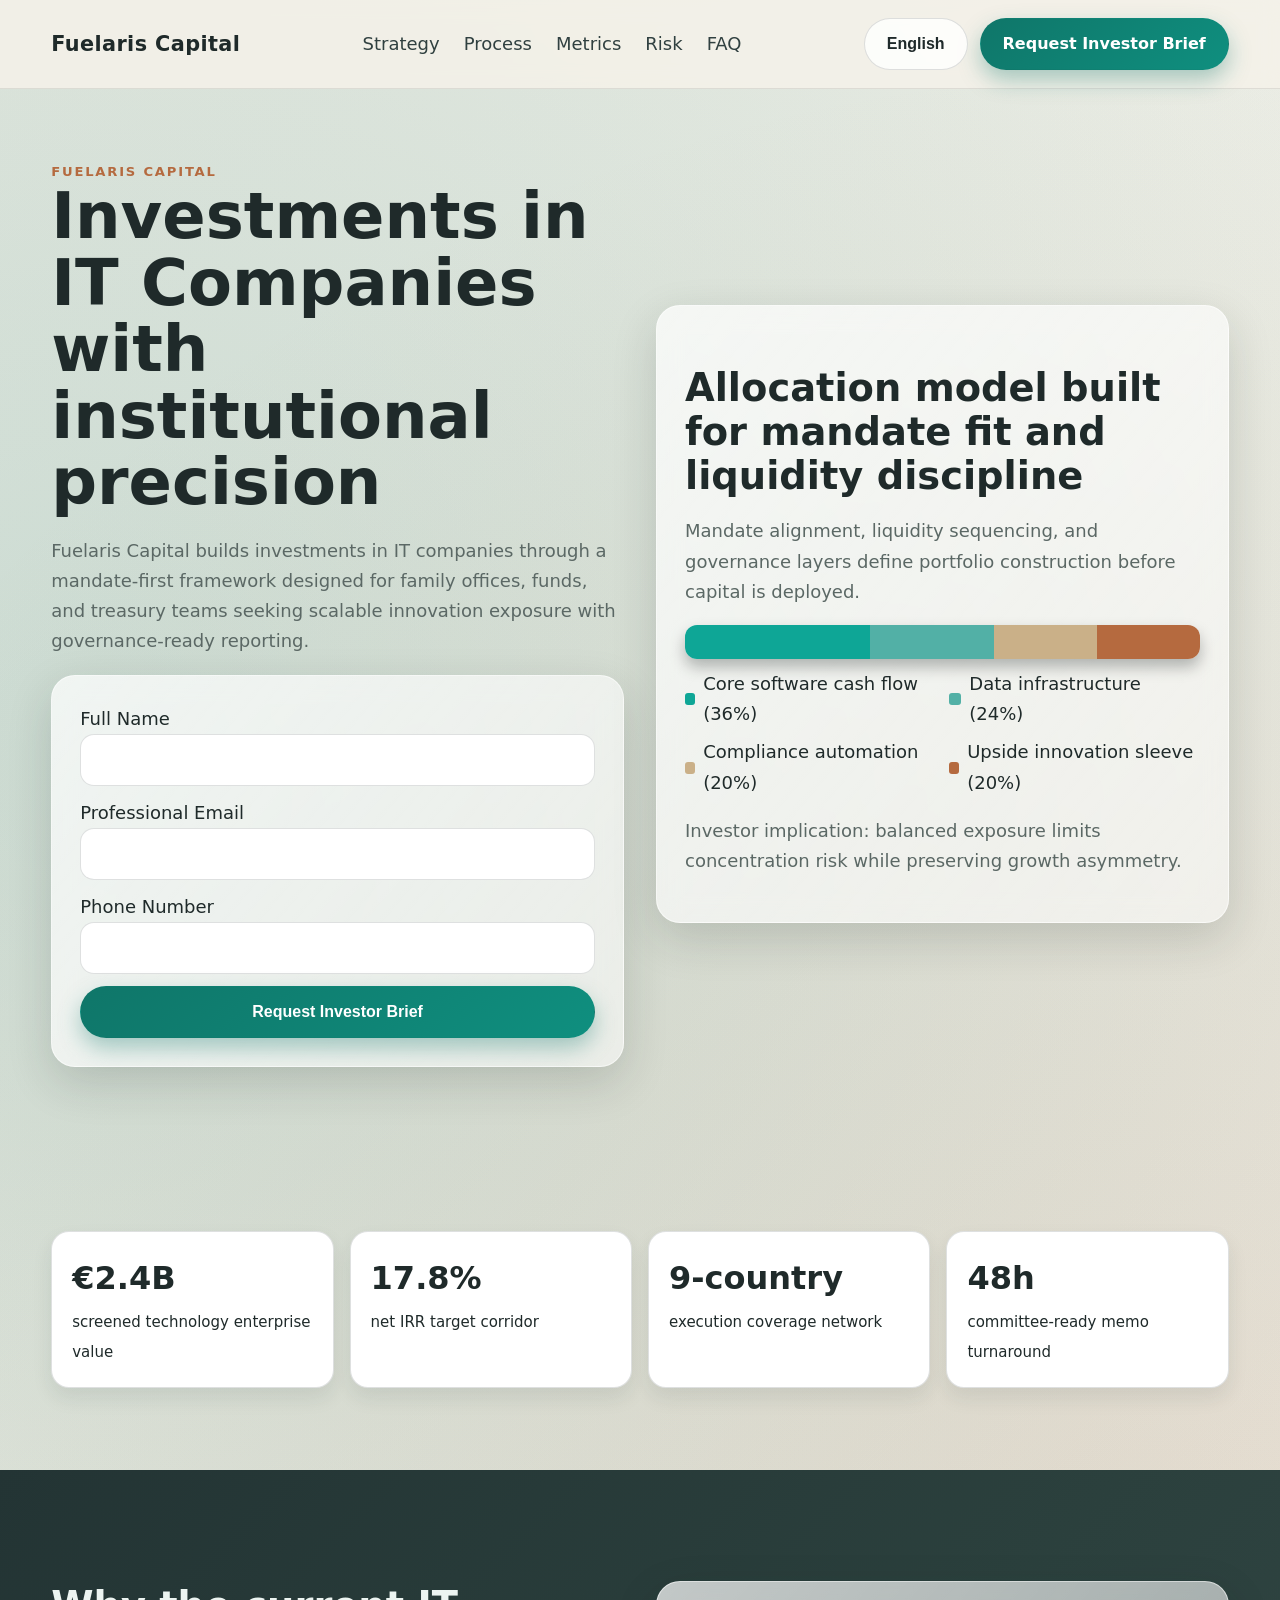
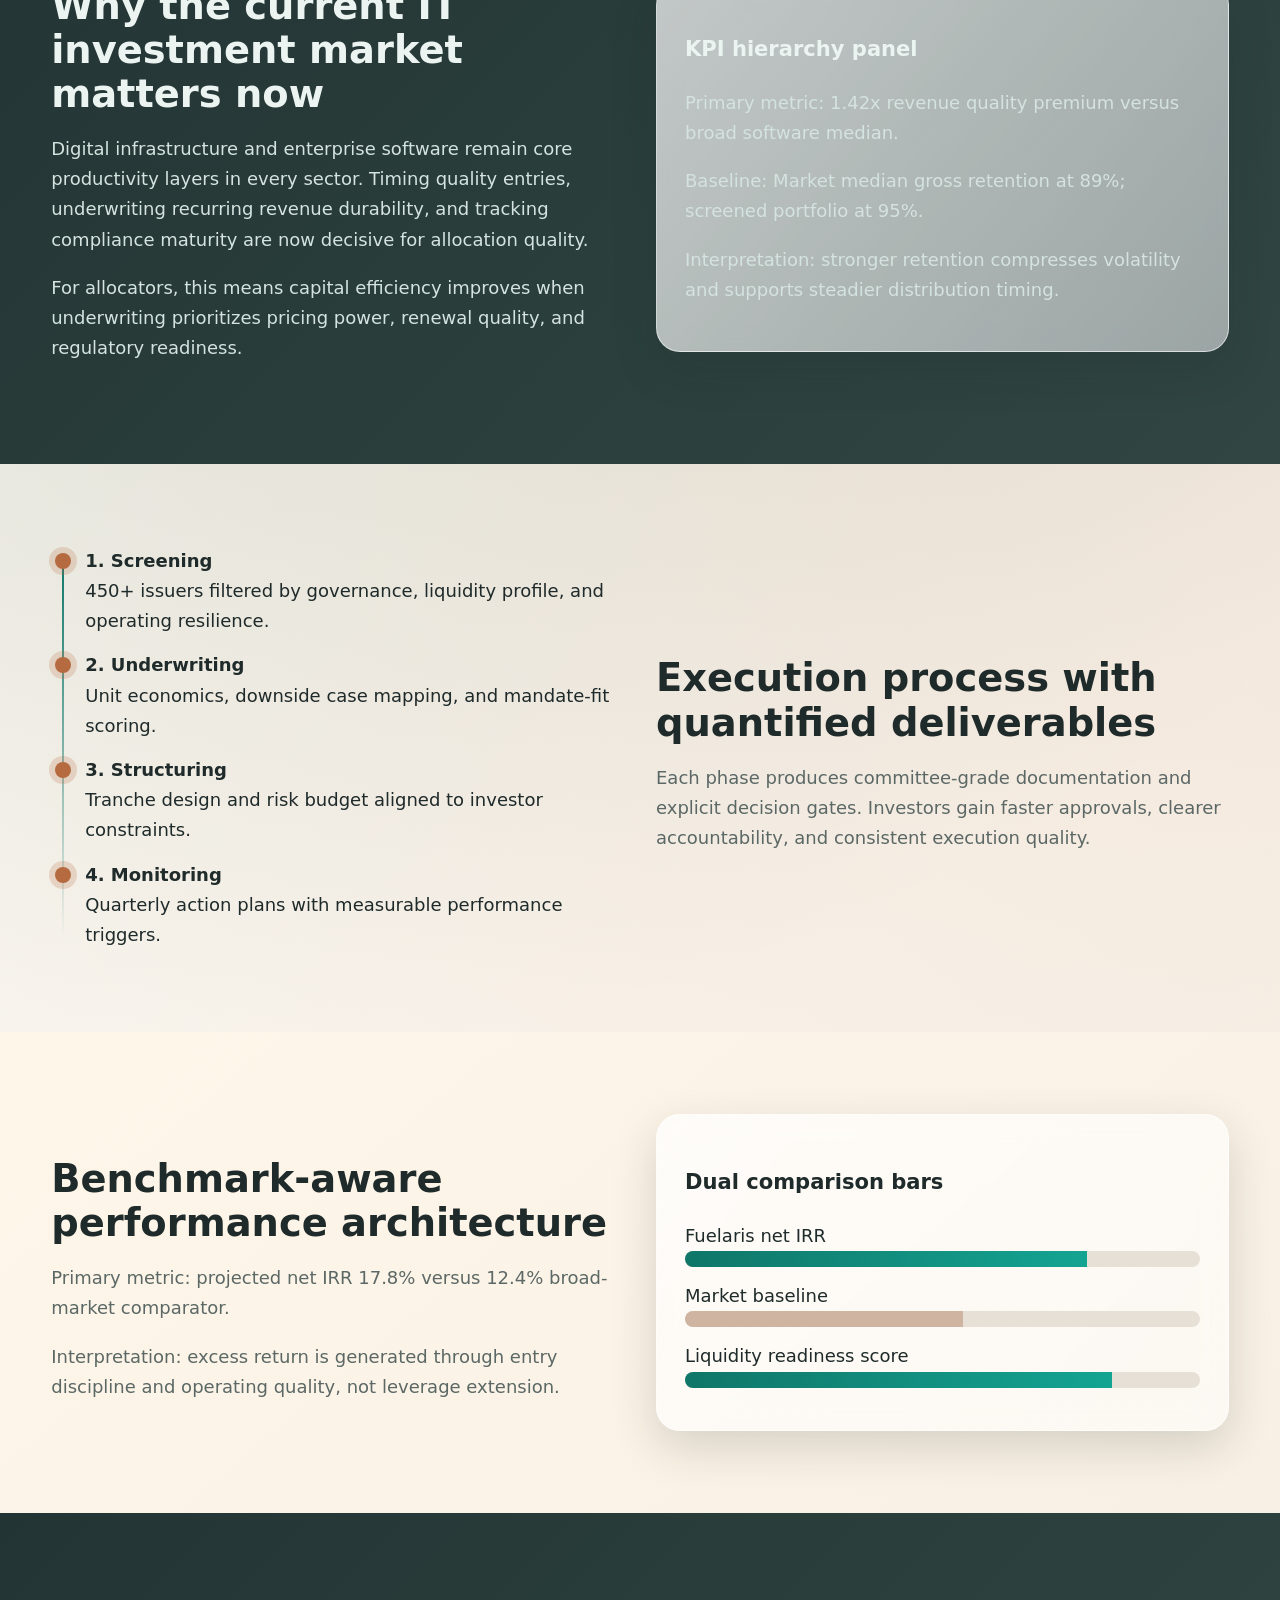
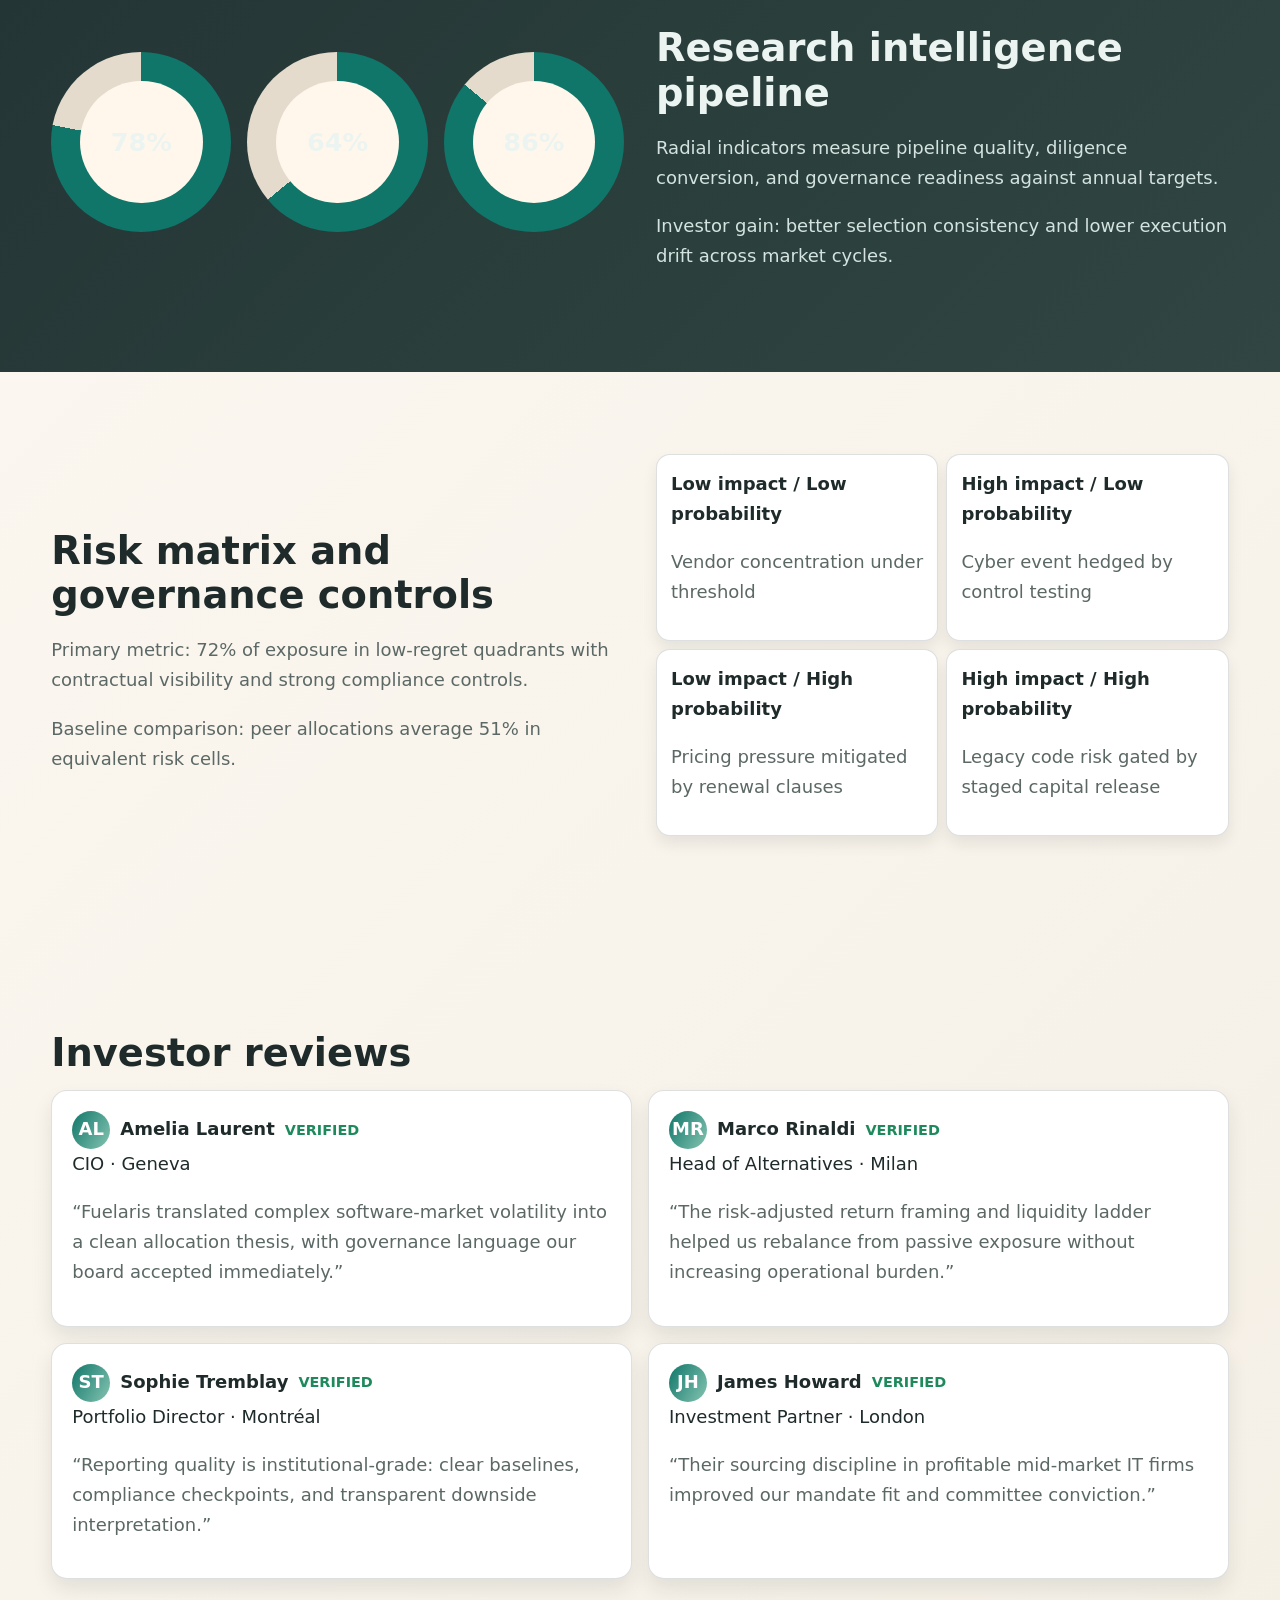
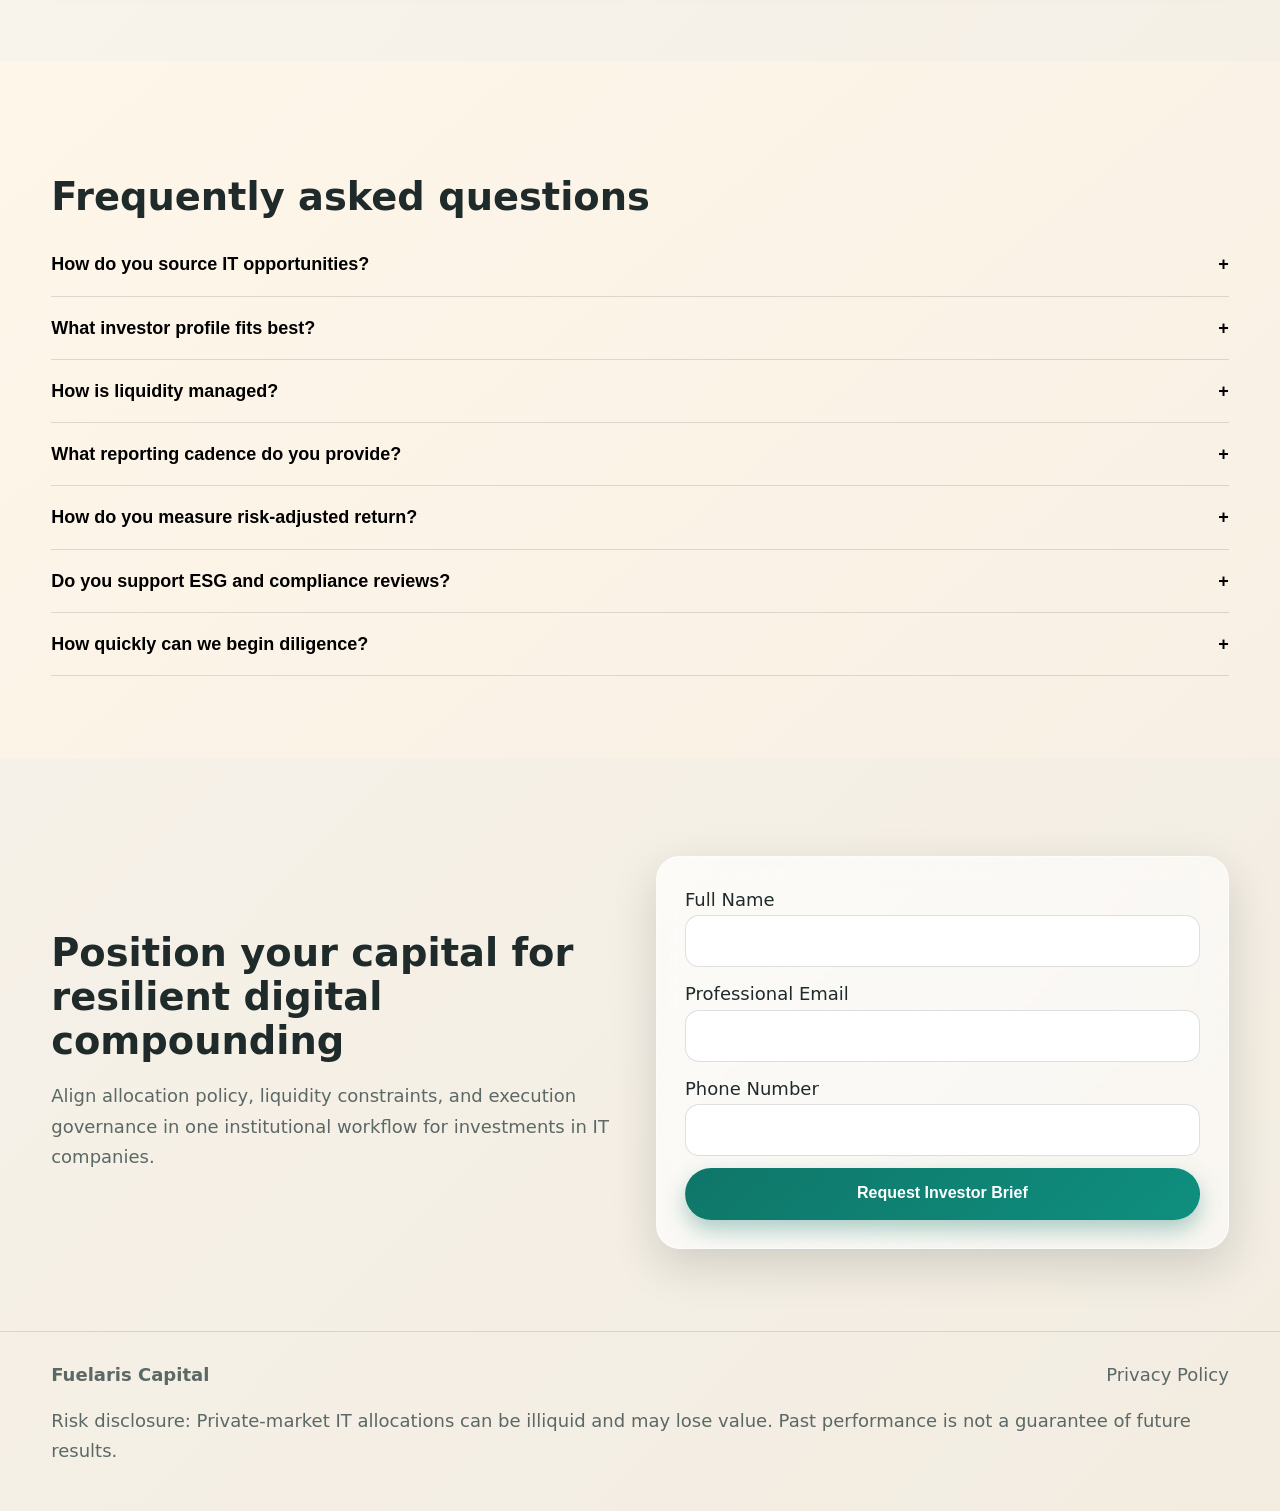
<file: index.html>
<!doctype html>
<html lang="en">
<head>
  <meta charset="UTF-8">
  <meta name="viewport" content="width=device-width, initial-scale=1.0">
  <title>Fuelaris Capital | Investments in IT Companies for Institutional Allocators</title>
  <meta name="description" content="Fuelaris Capital delivers institutional investments in IT companies with disciplined governance, liquidity planning, and risk-adjusted portfolio construction.">
  <link rel="canonical" href="https://fuelariscapital.com/index.html">
  <link rel="alternate" hreflang="en" href="https://fuelariscapital.com/index.html">
<link rel="alternate" hreflang="de" href="https://fuelariscapital.com/de/index.html">
<link rel="alternate" hreflang="fr" href="https://fuelariscapital.com/fr/index.html">
<link rel="alternate" hreflang="es" href="https://fuelariscapital.com/es/index.html">
<link rel="alternate" hreflang="it" href="https://fuelariscapital.com/it/index.html">
<link rel="alternate" hreflang="x-default" href="https://fuelariscapital.com/index.html">
  <meta property="og:title" content="Fuelaris Capital | Investments in IT Companies for Institutional Allocators">
  <meta property="og:description" content="Fuelaris Capital delivers institutional investments in IT companies with disciplined governance, liquidity planning, and risk-adjusted portfolio construction.">
  <meta property="og:type" content="website">
  <meta property="og:url" content="https://fuelariscapital.com/index.html">
  <meta name="twitter:card" content="summary_large_image">
  <meta name="twitter:title" content="Fuelaris Capital | Investments in IT Companies for Institutional Allocators">
  <meta name="twitter:description" content="Fuelaris Capital delivers institutional investments in IT companies with disciplined governance, liquidity planning, and risk-adjusted portfolio construction.">
  <link rel="stylesheet" href="assets/style.css">
  <script type="application/ld+json">[{"@context": "https://schema.org", "@type": "Organization", "name": "Fuelaris Capital", "url": "https://fuelariscapital.com", "logo": "https://fuelariscapital.com/assets/img/logo.png"}, {"@context": "https://schema.org", "@type": "WebSite", "name": "Fuelaris Capital", "url": "https://fuelariscapital.com"}, {"@context": "https://schema.org", "@type": "FAQPage", "mainEntity": [{"@type": "Question", "name": "How do you source IT opportunities?", "acceptedAnswer": {"@type": "Answer", "text": "We combine sector mapping, proprietary founder coverage, and counterparty diligence to identify companies with resilient recurring revenue and governance maturity."}}, {"@type": "Question", "name": "What investor profile fits best?", "acceptedAnswer": {"@type": "Answer", "text": "Institutions seeking selective growth with disciplined downside controls, including pension sleeves, family offices, and strategic treasury allocators."}}, {"@type": "Question", "name": "How is liquidity managed?", "acceptedAnswer": {"@type": "Answer", "text": "Each investment is mapped to a liquidity ladder with expected windows, secondary pathways, and reserve planning assumptions."}}, {"@type": "Question", "name": "What reporting cadence do you provide?", "acceptedAnswer": {"@type": "Answer", "text": "Monthly operating dashboards, quarterly valuation memoranda, and event-driven risk notices for material deviations."}}, {"@type": "Question", "name": "How do you measure risk-adjusted return?", "acceptedAnswer": {"@type": "Answer", "text": "We track net IRR, distribution timing, drawdown depth, and factor sensitivity versus sector and cross-asset baselines."}}, {"@type": "Question", "name": "Do you support ESG and compliance reviews?", "acceptedAnswer": {"@type": "Answer", "text": "Yes. We provide governance evidence packs, policy mappings, and data-room trails aligned with institutional audits."}}, {"@type": "Question", "name": "How quickly can we begin diligence?", "acceptedAnswer": {"@type": "Answer", "text": "Initial mandate calibration can start within one week, followed by staged due diligence milestones."}}]}, {"@context": "https://schema.org", "@type": "ItemList", "itemListElement": [{"@type": "Review", "author": {"@type": "Person", "name": "Amelia Laurent"}, "reviewBody": "Fuelaris translated complex software-market volatility into a clean allocation thesis, with governance language our board accepted immediately.", "reviewRating": {"@type": "Rating", "ratingValue": "5", "bestRating": "5"}}, {"@type": "Review", "author": {"@type": "Person", "name": "Marco Rinaldi"}, "reviewBody": "The risk-adjusted return framing and liquidity ladder helped us rebalance from passive exposure without increasing operational burden.", "reviewRating": {"@type": "Rating", "ratingValue": "5", "bestRating": "5"}}, {"@type": "Review", "author": {"@type": "Person", "name": "Sophie Tremblay"}, "reviewBody": "Reporting quality is institutional-grade: clear baselines, compliance checkpoints, and transparent downside interpretation.", "reviewRating": {"@type": "Rating", "ratingValue": "5", "bestRating": "5"}}, {"@type": "Review", "author": {"@type": "Person", "name": "James Howard"}, "reviewBody": "Their sourcing discipline in profitable mid-market IT firms improved our mandate fit and committee conviction.", "reviewRating": {"@type": "Rating", "ratingValue": "5", "bestRating": "5"}}]}]</script>
</head>
<body>
<header class="site-header">
  <div class="container header-wrap">
    <a class="brand" href="index.html">Fuelaris Capital</a>
    <nav class="nav-links" aria-label="Primary">
      <a href="#strategy">Strategy</a><a href="#process">Process</a><a href="#metrics">Metrics</a><a href="#risk">Risk</a><a href="#faq">FAQ</a>
    </nav>
    <div class="header-actions">
      <div class="lang-switcher">
        <button class="lang-current" aria-haspopup="true" aria-expanded="false">English</button>
        <div class="lang-menu" role="menu">
          <a href="index.html"><span class="flag-svg"><svg viewBox="0 0 60 30" xmlns="http://www.w3.org/2000/svg"><clipPath id="s"><path d="M0,0 v30 h60 v-30 z"/></clipPath><clipPath id="t"><path d="M30,15 h30 v15 z v15 h-30 z h-30 v-15 z v-15 h30 z"/></clipPath><g clip-path="url(#s)"><path d="M0,0 v30 h60 v-30 z" fill="#012169"/><path d="M0,0 L60,30 M60,0 L0,30" stroke="#fff" stroke-width="6"/><path d="M0,0 L60,30 M60,0 L0,30" clip-path="url(#t)" stroke="#C8102E" stroke-width="4"/><path d="M30,0 v30 M0,15 h60" stroke="#fff" stroke-width="10"/><path d="M30,0 v30 M0,15 h60" stroke="#C8102E" stroke-width="6"/></g></svg></span> English</a>
          <a href="de/index.html"><span class="flag-svg"><svg viewBox="0 0 3 2" xmlns="http://www.w3.org/2000/svg"><rect width="3" height="2" fill="#ffce00"/><rect width="3" height="1.333" y="0" fill="#dd0000"/><rect width="3" height="0.666" y="0" fill="#000"/></svg></span> Deutsch</a>
          <a href="fr/index.html"><span class="flag-svg"><svg viewBox="0 0 3 2" xmlns="http://www.w3.org/2000/svg"><rect width="1" height="2" x="0" fill="#0055A4"/><rect width="1" height="2" x="1" fill="#fff"/><rect width="1" height="2" x="2" fill="#EF4135"/></svg></span> Français</a>
          <a href="es/index.html"><span class="flag-svg"><svg viewBox="0 0 3 2" xmlns="http://www.w3.org/2000/svg"><rect width="3" height="2" fill="#AA151B"/><rect width="3" height="1" y="0.5" fill="#F1BF00"/></svg></span> Español</a>
          <a href="it/index.html"><span class="flag-svg"><svg viewBox="0 0 3 2" xmlns="http://www.w3.org/2000/svg"><rect width="1" height="2" fill="#009246"/><rect width="1" height="2" x="1" fill="#fff"/><rect width="1" height="2" x="2" fill="#CE2B37"/></svg></span> Italiano</a>
        </div>
      </div>
      <a class="btn btn-primary" href="#contact">Request Investor Brief</a>
    </div>
    <button id="mobileMenuBtn" class="mobile-toggle" aria-label="Open menu">☰</button>
  </div>
</header>

<div id="drawerOverlay" class="drawer-overlay"></div>
<aside id="mobileDrawer" class="mobile-drawer" aria-hidden="true">
  <button class="icon-btn" data-close-drawer aria-label="Close menu">×</button>
  <nav class="mobile-nav" aria-label="Mobile">
    <a href="#strategy" data-close-drawer>Strategy</a><a href="#process" data-close-drawer>Process</a><a href="#metrics" data-close-drawer>Metrics</a><a href="#risk" data-close-drawer>Risk</a><a href="#faq" data-close-drawer>FAQ</a>
  </nav>
  <div class="lang-switcher">
    <button class="lang-current" aria-haspopup="true" aria-expanded="false">English</button>
    <div class="lang-menu" role="menu">
      <a href="index.html"><span class="flag-svg"><svg viewBox="0 0 60 30" xmlns="http://www.w3.org/2000/svg"><clipPath id="s"><path d="M0,0 v30 h60 v-30 z"/></clipPath><clipPath id="t"><path d="M30,15 h30 v15 z v15 h-30 z h-30 v-15 z v-15 h30 z"/></clipPath><g clip-path="url(#s)"><path d="M0,0 v30 h60 v-30 z" fill="#012169"/><path d="M0,0 L60,30 M60,0 L0,30" stroke="#fff" stroke-width="6"/><path d="M0,0 L60,30 M60,0 L0,30" clip-path="url(#t)" stroke="#C8102E" stroke-width="4"/><path d="M30,0 v30 M0,15 h60" stroke="#fff" stroke-width="10"/><path d="M30,0 v30 M0,15 h60" stroke="#C8102E" stroke-width="6"/></g></svg></span> English</a><a href="de/index.html"><span class="flag-svg"><svg viewBox="0 0 3 2" xmlns="http://www.w3.org/2000/svg"><rect width="3" height="2" fill="#ffce00"/><rect width="3" height="1.333" y="0" fill="#dd0000"/><rect width="3" height="0.666" y="0" fill="#000"/></svg></span> Deutsch</a><a href="fr/index.html"><span class="flag-svg"><svg viewBox="0 0 3 2" xmlns="http://www.w3.org/2000/svg"><rect width="1" height="2" x="0" fill="#0055A4"/><rect width="1" height="2" x="1" fill="#fff"/><rect width="1" height="2" x="2" fill="#EF4135"/></svg></span> Français</a><a href="es/index.html"><span class="flag-svg"><svg viewBox="0 0 3 2" xmlns="http://www.w3.org/2000/svg"><rect width="3" height="2" fill="#AA151B"/><rect width="3" height="1" y="0.5" fill="#F1BF00"/></svg></span> Español</a><a href="it/index.html"><span class="flag-svg"><svg viewBox="0 0 3 2" xmlns="http://www.w3.org/2000/svg"><rect width="1" height="2" fill="#009246"/><rect width="1" height="2" x="1" fill="#fff"/><rect width="1" height="2" x="2" fill="#CE2B37"/></svg></span> Italiano</a>
    </div>
  </div>
  <a class="btn btn-primary" href="#contact" data-close-drawer>Request Investor Brief</a>
</aside>

<main>
<section class="section hero">
  <div class="container grid-2">
    <div data-reveal>
      <div class="eyebrow">Fuelaris Capital</div>
      <h1>Investments in IT Companies with institutional precision</h1>
      <p>Fuelaris Capital builds investments in IT companies through a mandate-first framework designed for family offices, funds, and treasury teams seeking scalable innovation exposure with governance-ready reporting.</p>
      <form class="lead-form glass-panel" aria-label="lead form">
        <label>Full Name<input type="text" name="name" required></label>
        <label>Professional Email<input type="email" name="email" required></label>
        <label>Phone Number<input type="tel" name="phone" required></label>
        <button class="btn btn-primary" type="submit">Request Investor Brief</button>
      </form>
    </div>
    <div class="glass-panel alloc-stack" data-reveal>
      <h2>Allocation model built for mandate fit and liquidity discipline</h2>
      <p>Mandate alignment, liquidity sequencing, and governance layers define portfolio construction before capital is deployed.</p>
      <div class="stack"><div class="seg-a"></div><div class="seg-b"></div><div class="seg-c"></div><div class="seg-d"></div></div>
      <div class="legend"><span><i class="seg-a"></i> Core software cash flow (36%)</span><span><i class="seg-b"></i> Data infrastructure (24%)</span><span><i class="seg-c"></i> Compliance automation (20%)</span><span><i class="seg-d"></i> Upside innovation sleeve (20%)</span></div>
      <p>Investor implication: balanced exposure limits concentration risk while preserving growth asymmetry.</p>
    </div>
  </div>
</section>

<section class="section">
  <div class="container kpi-strip" data-reveal>
    <article class="kpi-card"><strong>€2.4B</strong><small>screened technology enterprise value</small></article><article class="kpi-card"><strong>17.8%</strong><small>net IRR target corridor</small></article><article class="kpi-card"><strong>9-country</strong><small>execution coverage network</small></article><article class="kpi-card"><strong>48h</strong><small>committee-ready memo turnaround</small></article>
  </div>
</section>

<section id="strategy" class="section dark-band">
  <div class="container grid-2">
    <div data-reveal><h2>Why the current IT investment market matters now</h2><p>Digital infrastructure and enterprise software remain core productivity layers in every sector. Timing quality entries, underwriting recurring revenue durability, and tracking compliance maturity are now decisive for allocation quality.</p><p>For allocators, this means capital efficiency improves when underwriting prioritizes pricing power, renewal quality, and regulatory readiness.</p></div>
    <div class="glass-panel" data-reveal><h3>KPI hierarchy panel</h3><p>Primary metric: 1.42x revenue quality premium versus broad software median.</p><p>Baseline: Market median gross retention at 89%; screened portfolio at 95%.</p><p>Interpretation: stronger retention compresses volatility and supports steadier distribution timing.</p></div>
  </div>
</section>

<section id="process" class="section">
  <div class="container grid-2">
    <div class="timeline" data-reveal>
      <div class="step"><strong>1. Screening</strong><div>450+ issuers filtered by governance, liquidity profile, and operating resilience.</div></div>
      <div class="step"><strong>2. Underwriting</strong><div>Unit economics, downside case mapping, and mandate-fit scoring.</div></div>
      <div class="step"><strong>3. Structuring</strong><div>Tranche design and risk budget aligned to investor constraints.</div></div>
      <div class="step"><strong>4. Monitoring</strong><div>Quarterly action plans with measurable performance triggers.</div></div>
    </div>
    <div data-reveal><h2>Execution process with quantified deliverables</h2><p>Each phase produces committee-grade documentation and explicit decision gates. Investors gain faster approvals, clearer accountability, and consistent execution quality.</p></div>
  </div>
</section>

<section id="metrics" class="section final-cta">
  <div class="container grid-2">
    <div data-reveal><h2>Benchmark-aware performance architecture</h2><p>Primary metric: projected net IRR 17.8% versus 12.4% broad-market comparator.</p><p>Interpretation: excess return is generated through entry discipline and operating quality, not leverage extension.</p></div>
    <div class="compare-bars glass-panel" data-reveal>
      <h3>Dual comparison bars</h3>
      <div class="row">Fuelaris net IRR<div class="bar"><span class="us" style="width:78%"></span></div></div>
      <div class="row">Market baseline<div class="bar"><span class="mk" style="width:54%"></span></div></div>
      <div class="row">Liquidity readiness score<div class="bar"><span class="us" style="width:83%"></span></div></div>
    </div>
  </div>
</section>

<section class="section dark-band">
  <div class="container grid-2">
    <div class="rings" data-reveal>
      <div class="ring" style="--val:78%"><b>78%</b></div>
      <div class="ring" style="--val:64%"><b>64%</b></div>
      <div class="ring" style="--val:86%"><b>86%</b></div>
    </div>
    <div data-reveal><h2>Research intelligence pipeline</h2><p>Radial indicators measure pipeline quality, diligence conversion, and governance readiness against annual targets.</p><p>Investor gain: better selection consistency and lower execution drift across market cycles.</p></div>
  </div>
</section>

<section id="risk" class="section">
  <div class="container grid-2">
    <div data-reveal><h2>Risk matrix and governance controls</h2><p>Primary metric: 72% of exposure in low-regret quadrants with contractual visibility and strong compliance controls.</p><p>Baseline comparison: peer allocations average 51% in equivalent risk cells.</p></div>
    <div class="matrix" data-reveal>
      <div><strong>Low impact / Low probability</strong><p>Vendor concentration under threshold</p></div>
      <div><strong>High impact / Low probability</strong><p>Cyber event hedged by control testing</p></div>
      <div><strong>Low impact / High probability</strong><p>Pricing pressure mitigated by renewal clauses</p></div>
      <div><strong>High impact / High probability</strong><p>Legacy code risk gated by staged capital release</p></div>
    </div>
  </div>
</section>

<section class="section">
  <div class="container">
    <h2>Investor reviews</h2>
    <div class="reviews"><article class="review" data-reveal><div class="r-head"><div class="avatar">AL</div><strong>Amelia Laurent</strong><span class="verified">VERIFIED</span></div><div>CIO · Geneva</div><p>“Fuelaris translated complex software-market volatility into a clean allocation thesis, with governance language our board accepted immediately.”</p></article><article class="review" data-reveal><div class="r-head"><div class="avatar">MR</div><strong>Marco Rinaldi</strong><span class="verified">VERIFIED</span></div><div>Head of Alternatives · Milan</div><p>“The risk-adjusted return framing and liquidity ladder helped us rebalance from passive exposure without increasing operational burden.”</p></article><article class="review" data-reveal><div class="r-head"><div class="avatar">ST</div><strong>Sophie Tremblay</strong><span class="verified">VERIFIED</span></div><div>Portfolio Director · Montréal</div><p>“Reporting quality is institutional-grade: clear baselines, compliance checkpoints, and transparent downside interpretation.”</p></article><article class="review" data-reveal><div class="r-head"><div class="avatar">JH</div><strong>James Howard</strong><span class="verified">VERIFIED</span></div><div>Investment Partner · London</div><p>“Their sourcing discipline in profitable mid-market IT firms improved our mandate fit and committee conviction.”</p></article></div>
  </div>
</section>

<section id="faq" class="section final-cta">
  <div class="container">
    <h2>Frequently asked questions</h2>
    <div><div class="faq-item"><button class="faq-q" aria-expanded="false">How do you source IT opportunities?<span>+</span></button><div class="faq-answer">We combine sector mapping, proprietary founder coverage, and counterparty diligence to identify companies with resilient recurring revenue and governance maturity.</div></div><div class="faq-item"><button class="faq-q" aria-expanded="false">What investor profile fits best?<span>+</span></button><div class="faq-answer">Institutions seeking selective growth with disciplined downside controls, including pension sleeves, family offices, and strategic treasury allocators.</div></div><div class="faq-item"><button class="faq-q" aria-expanded="false">How is liquidity managed?<span>+</span></button><div class="faq-answer">Each investment is mapped to a liquidity ladder with expected windows, secondary pathways, and reserve planning assumptions.</div></div><div class="faq-item"><button class="faq-q" aria-expanded="false">What reporting cadence do you provide?<span>+</span></button><div class="faq-answer">Monthly operating dashboards, quarterly valuation memoranda, and event-driven risk notices for material deviations.</div></div><div class="faq-item"><button class="faq-q" aria-expanded="false">How do you measure risk-adjusted return?<span>+</span></button><div class="faq-answer">We track net IRR, distribution timing, drawdown depth, and factor sensitivity versus sector and cross-asset baselines.</div></div><div class="faq-item"><button class="faq-q" aria-expanded="false">Do you support ESG and compliance reviews?<span>+</span></button><div class="faq-answer">Yes. We provide governance evidence packs, policy mappings, and data-room trails aligned with institutional audits.</div></div><div class="faq-item"><button class="faq-q" aria-expanded="false">How quickly can we begin diligence?<span>+</span></button><div class="faq-answer">Initial mandate calibration can start within one week, followed by staged due diligence milestones.</div></div></div>
  </div>
</section>

<section id="contact" class="section">
  <div class="container grid-2">
    <div data-reveal><h2>Position your capital for resilient digital compounding</h2><p>Align allocation policy, liquidity constraints, and execution governance in one institutional workflow for investments in IT companies.</p></div>
    <form class="lead-form glass-panel" data-reveal>
      <label>Full Name<input type="text" required></label>
      <label>Professional Email<input type="email" required></label>
      <label>Phone Number<input type="tel" required></label>
      <button class="btn btn-primary" type="submit">Request Investor Brief</button>
    </form>
  </div>
</section>
</main>

<footer>
  <div class="container footer-row">
    <div><strong>Fuelaris Capital</strong></div>
    <a href="#" data-open-privacy>Privacy Policy</a>
    <div>Risk disclosure: Private-market IT allocations can be illiquid and may lose value. Past performance is not a guarantee of future results.</div>
  </div>
</footer>

<div id="privacyModal" class="modal-backdrop" role="dialog" aria-modal="true" aria-label="Privacy modal">
  <div class="modal">
    <div class="modal-header"><strong>Privacy Policy</strong><button class="icon-btn" data-close-modal aria-label="Close">×</button></div>
    <div class="modal-content"><h3>Introduction</h3><p>Fuelaris Capital processes personal data to support investor communications, diligence workflows, and service operations.</p><h3>Data collection</h3><p>We collect identity, professional contact data, communication records, and analytical interactions relevant to investor onboarding.</p><h3>Legal basis</h3><p>Processing relies on legitimate interest, contractual necessity, legal obligations, and consent where required.</p><h3>Cookies</h3><p>Essential and analytics cookies are used to maintain security and improve experience. Preference controls are available upon request.</p><h3>Retention</h3><p>Information is retained only for operational necessity, legal requirements, and documented audit windows.</p><h3>Third-party sharing</h3><p>We may share data with regulated service providers for hosting, legal, compliance, and reporting functions under contractual safeguards.</p><h3>Security</h3><p>Controls include encryption in transit, access governance, monitoring, and periodic control testing.</p><h3>User rights</h3><p>You may request access, correction, deletion, objection, or portability as allowed by applicable law.</p><h3>International transfers</h3><p>Cross-border transfers use contractual protections and jurisdictional assessments before activation.</p><h3>Industry risk disclosure</h3><p>Investment materials may contain forward-looking scenarios and sector assumptions subject to market risk and execution uncertainty.</p><h3>Contact</h3><p>Email privacy@fuelariscapital.com for data requests and policy questions.</p></div>
    <div class="modal-footer"><button class="btn btn-secondary" data-close-modal>Close</button></div>
  </div>
</div>

<script src="assets/app.js" defer></script>
</body>
</html>
</file>
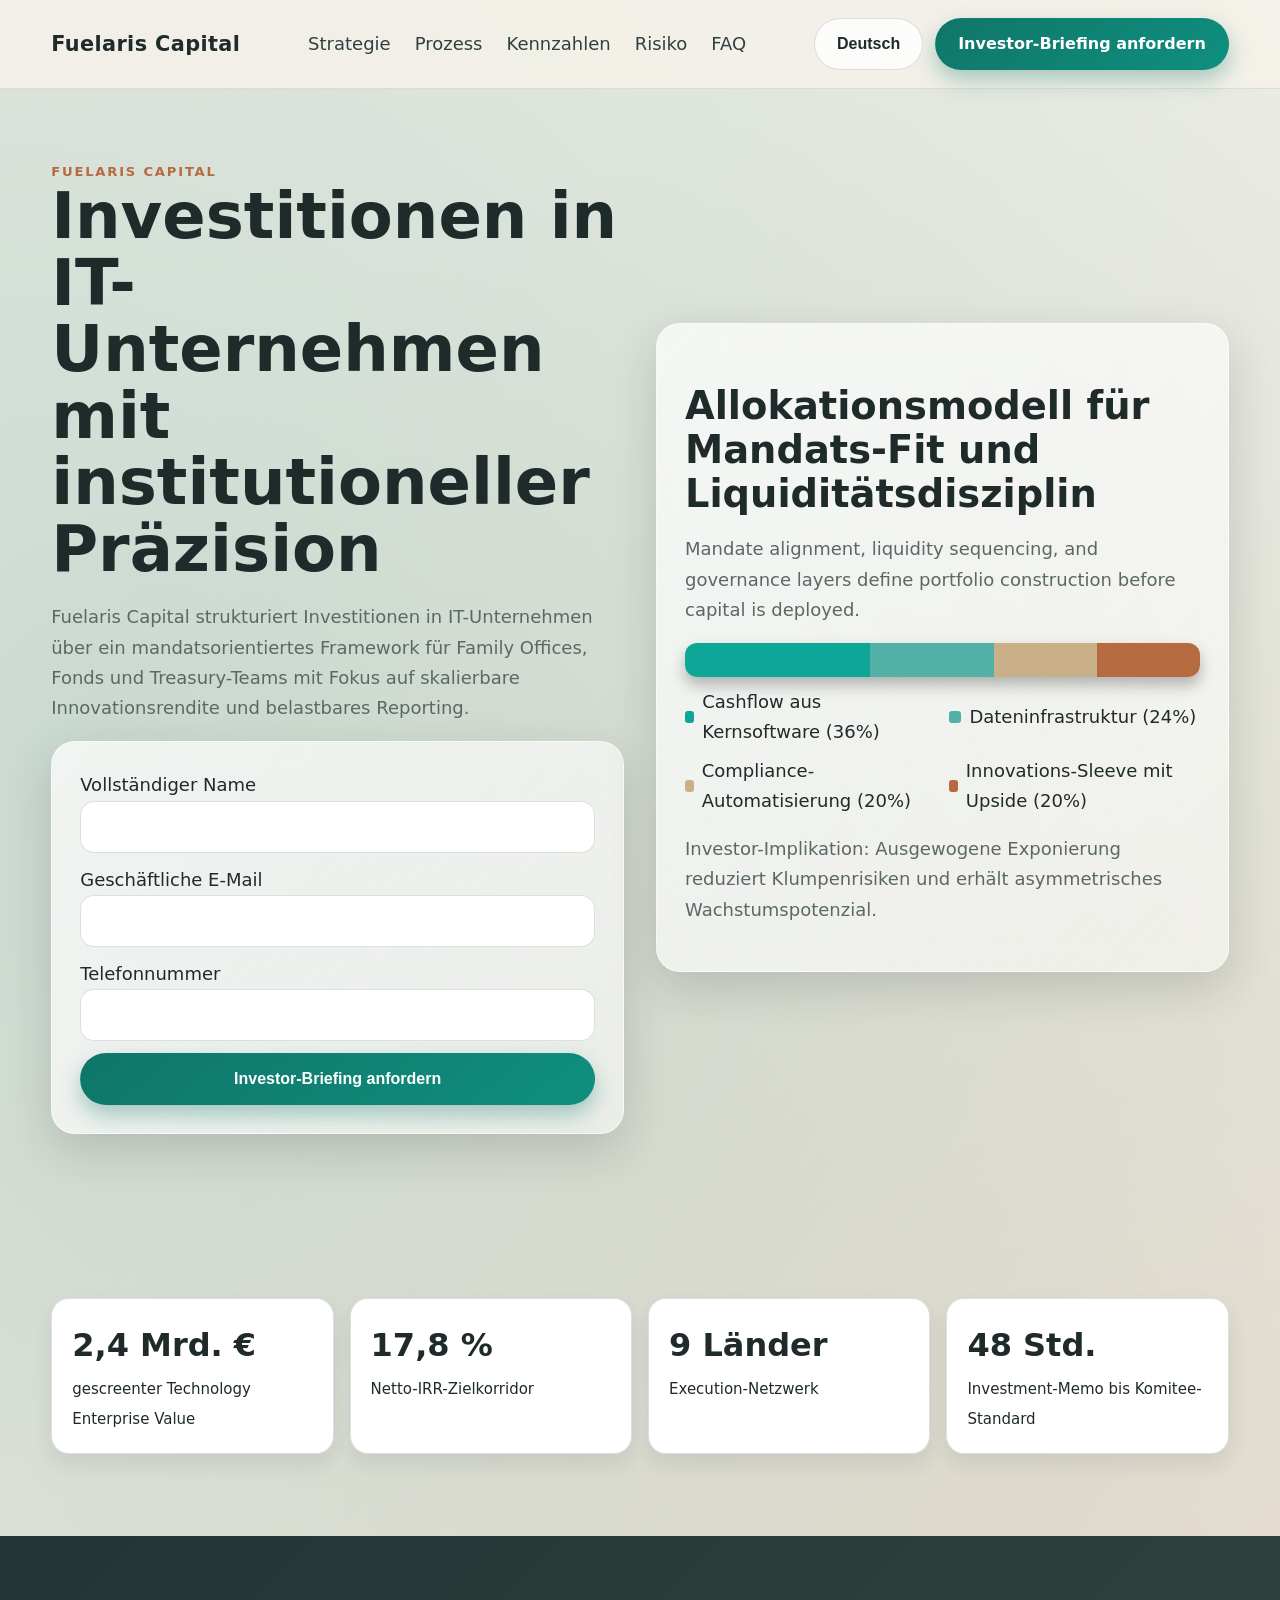
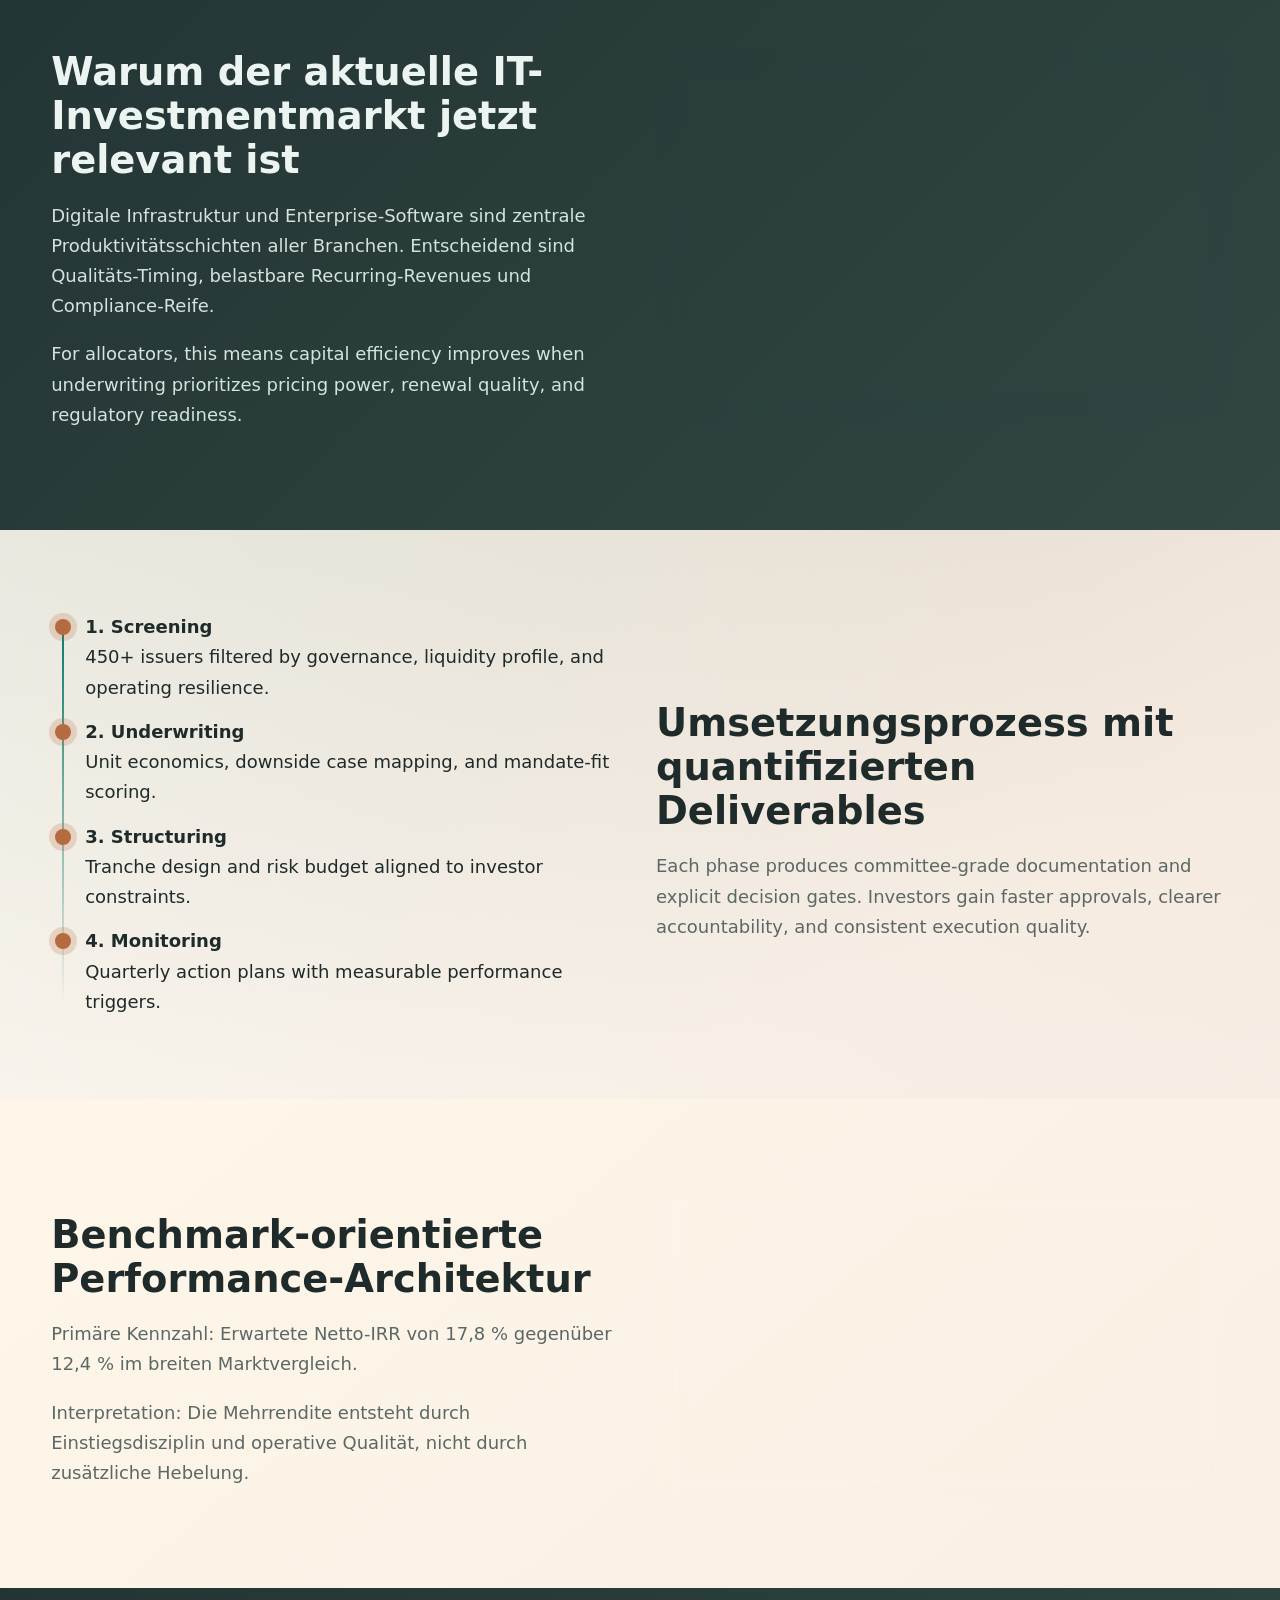
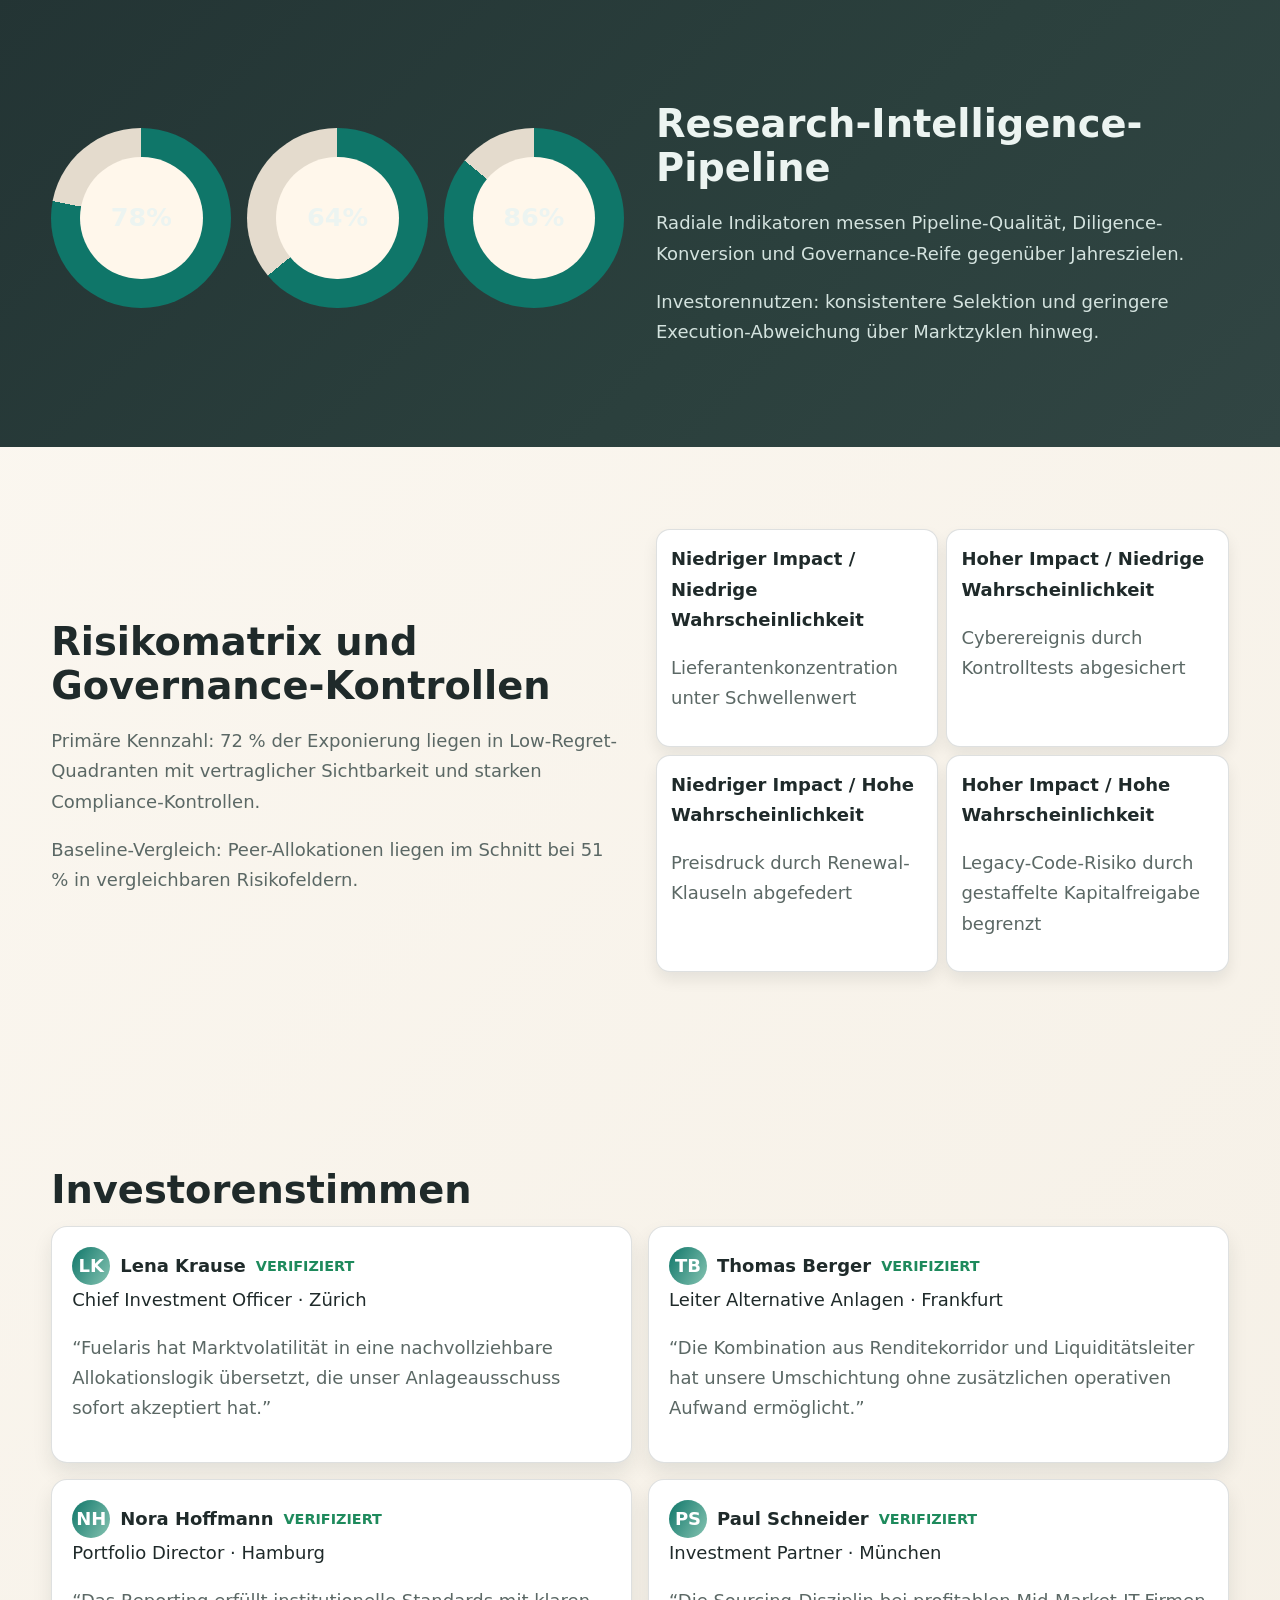
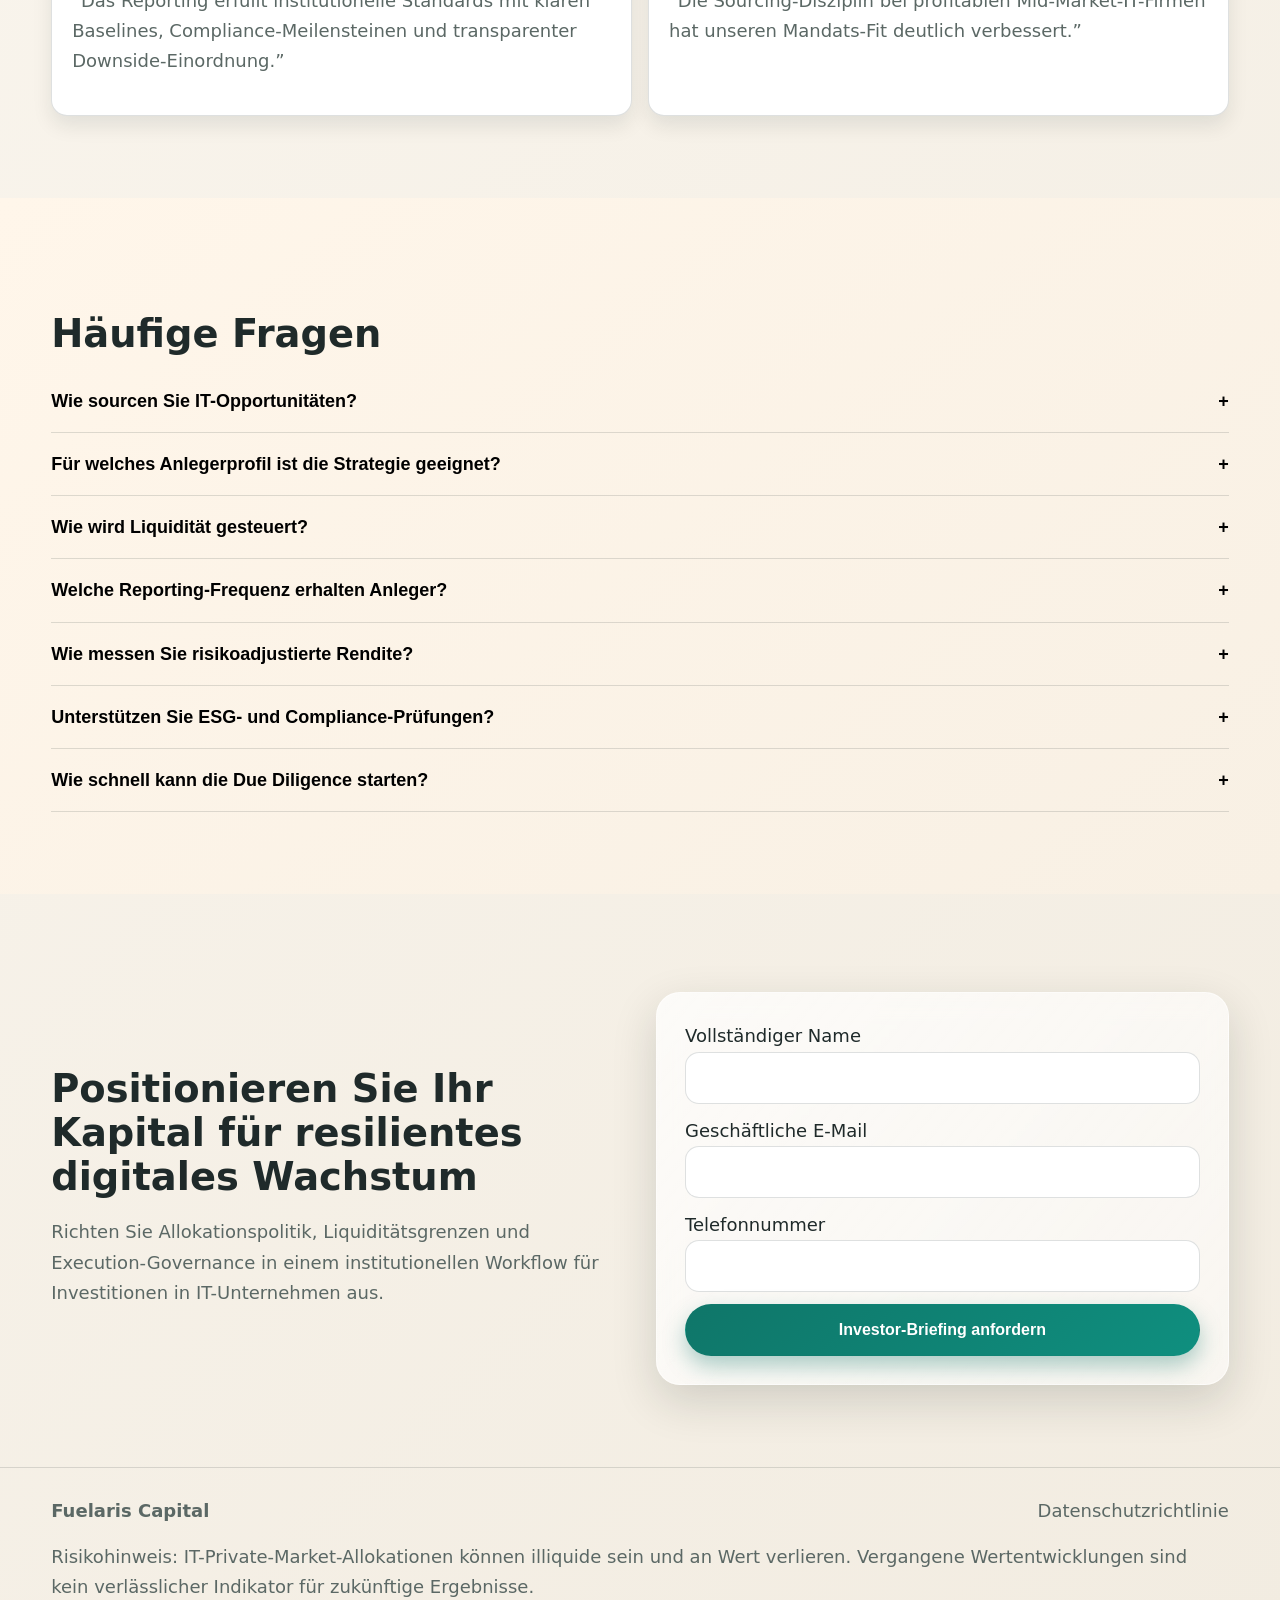
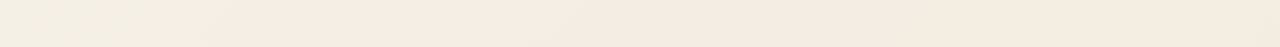
<file: de/index.html>
<!doctype html>
<html lang="de">
<head>
  <meta charset="UTF-8">
  <meta name="viewport" content="width=device-width, initial-scale=1.0">
  <title>Fuelaris Capital | Investitionen in IT-Unternehmen für institutionelle Anleger</title>
  <meta name="description" content="Fuelaris Capital strukturiert Investitionen in IT-Unternehmen mit Governance, Liquiditätsplanung und risikoadjustierter Allokation.">
  <link rel="canonical" href="https://fuelariscapital.com/de/index.html">
  <link rel="alternate" hreflang="en" href="https://fuelariscapital.com/index.html">
<link rel="alternate" hreflang="de" href="https://fuelariscapital.com/de/index.html">
<link rel="alternate" hreflang="fr" href="https://fuelariscapital.com/fr/index.html">
<link rel="alternate" hreflang="es" href="https://fuelariscapital.com/es/index.html">
<link rel="alternate" hreflang="it" href="https://fuelariscapital.com/it/index.html">
<link rel="alternate" hreflang="x-default" href="https://fuelariscapital.com/index.html">
  <meta property="og:title" content="Fuelaris Capital | Investitionen in IT-Unternehmen für institutionelle Anleger">
  <meta property="og:description" content="Fuelaris Capital strukturiert Investitionen in IT-Unternehmen mit Governance, Liquiditätsplanung und risikoadjustierter Allokation.">
  <meta property="og:type" content="website">
  <meta property="og:url" content="https://fuelariscapital.com/de/index.html">
  <meta name="twitter:card" content="summary_large_image">
  <meta name="twitter:title" content="Fuelaris Capital | Investitionen in IT-Unternehmen für institutionelle Anleger">
  <meta name="twitter:description" content="Fuelaris Capital strukturiert Investitionen in IT-Unternehmen mit Governance, Liquiditätsplanung und risikoadjustierter Allokation.">
  <link rel="stylesheet" href="../assets/style.css">
  <script type="application/ld+json">[{"@context": "https://schema.org", "@type": "Organization", "name": "Fuelaris Capital", "url": "https://fuelariscapital.com", "logo": "https://fuelariscapital.com/assets/img/logo.png"}, {"@context": "https://schema.org", "@type": "WebSite", "name": "Fuelaris Capital", "url": "https://fuelariscapital.com"}, {"@context": "https://schema.org", "@type": "FAQPage", "mainEntity": [{"@type": "Question", "name": "Wie sourcen Sie IT-Opportunitäten?", "acceptedAnswer": {"@type": "Answer", "text": "Wir kombinieren Sektor-Mapping, proprietäre Founder-Coverage und Gegenparteien-Due-Diligence zur Identifikation resilienter Geschäftsmodelle."}}, {"@type": "Question", "name": "Für welches Anlegerprofil ist die Strategie geeignet?", "acceptedAnswer": {"@type": "Answer", "text": "Für Institutionen mit selektivem Wachstumsschwerpunkt und klaren Downside-Kontrollen, einschließlich Pensionsvehikel und Family Offices."}}, {"@type": "Question", "name": "Wie wird Liquidität gesteuert?", "acceptedAnswer": {"@type": "Answer", "text": "Jede Position wird in eine Liquiditätsleiter mit Exit-Fenstern, Sekundärpfaden und Reservelogik eingebettet."}}, {"@type": "Question", "name": "Welche Reporting-Frequenz erhalten Anleger?", "acceptedAnswer": {"@type": "Answer", "text": "Monatliche operative Dashboards, quartalsweise Bewertungsmemos und ad-hoc Risikohinweise bei wesentlichen Abweichungen."}}, {"@type": "Question", "name": "Wie messen Sie risikoadjustierte Rendite?", "acceptedAnswer": {"@type": "Answer", "text": "Wir tracken Netto-IRR, Ausschüttungstiming, Drawdown-Tiefe und Faktorsensitivität gegen Sektor- und Cross-Asset-Benchmarks."}}, {"@type": "Question", "name": "Unterstützen Sie ESG- und Compliance-Prüfungen?", "acceptedAnswer": {"@type": "Answer", "text": "Ja. Wir liefern Governance-Evidence-Packs, Policy-Mappings und auditfähige Data-Room-Logs."}}, {"@type": "Question", "name": "Wie schnell kann die Due Diligence starten?", "acceptedAnswer": {"@type": "Answer", "text": "Die initiale Mandatskalibrierung startet innerhalb einer Woche, gefolgt von klaren Meilensteinen."}}]}, {"@context": "https://schema.org", "@type": "ItemList", "itemListElement": [{"@type": "Review", "author": {"@type": "Person", "name": "Lena Krause"}, "reviewBody": "Fuelaris hat Marktvolatilität in eine nachvollziehbare Allokationslogik übersetzt, die unser Anlageausschuss sofort akzeptiert hat.", "reviewRating": {"@type": "Rating", "ratingValue": "5", "bestRating": "5"}}, {"@type": "Review", "author": {"@type": "Person", "name": "Thomas Berger"}, "reviewBody": "Die Kombination aus Renditekorridor und Liquiditätsleiter hat unsere Umschichtung ohne zusätzlichen operativen Aufwand ermöglicht.", "reviewRating": {"@type": "Rating", "ratingValue": "5", "bestRating": "5"}}, {"@type": "Review", "author": {"@type": "Person", "name": "Nora Hoffmann"}, "reviewBody": "Das Reporting erfüllt institutionelle Standards mit klaren Baselines, Compliance-Meilensteinen und transparenter Downside-Einordnung.", "reviewRating": {"@type": "Rating", "ratingValue": "5", "bestRating": "5"}}, {"@type": "Review", "author": {"@type": "Person", "name": "Paul Schneider"}, "reviewBody": "Die Sourcing-Disziplin bei profitablen Mid-Market-IT-Firmen hat unseren Mandats-Fit deutlich verbessert.", "reviewRating": {"@type": "Rating", "ratingValue": "5", "bestRating": "5"}}]}]</script>
</head>
<body>
<header class="site-header">
  <div class="container header-wrap">
    <a class="brand" href="../index.html">Fuelaris Capital</a>
    <nav class="nav-links" aria-label="Primary">
      <a href="#strategy">Strategie</a><a href="#process">Prozess</a><a href="#metrics">Kennzahlen</a><a href="#risk">Risiko</a><a href="#faq">FAQ</a>
    </nav>
    <div class="header-actions">
      <div class="lang-switcher">
        <button class="lang-current" aria-haspopup="true" aria-expanded="false">Deutsch</button>
        <div class="lang-menu" role="menu">
          <a href="../index.html"><span class="flag-svg"><svg viewBox="0 0 60 30" xmlns="http://www.w3.org/2000/svg"><clipPath id="s"><path d="M0,0 v30 h60 v-30 z"/></clipPath><clipPath id="t"><path d="M30,15 h30 v15 z v15 h-30 z h-30 v-15 z v-15 h30 z"/></clipPath><g clip-path="url(#s)"><path d="M0,0 v30 h60 v-30 z" fill="#012169"/><path d="M0,0 L60,30 M60,0 L0,30" stroke="#fff" stroke-width="6"/><path d="M0,0 L60,30 M60,0 L0,30" clip-path="url(#t)" stroke="#C8102E" stroke-width="4"/><path d="M30,0 v30 M0,15 h60" stroke="#fff" stroke-width="10"/><path d="M30,0 v30 M0,15 h60" stroke="#C8102E" stroke-width="6"/></g></svg></span> English</a>
          <a href="../de/index.html"><span class="flag-svg"><svg viewBox="0 0 3 2" xmlns="http://www.w3.org/2000/svg"><rect width="3" height="2" fill="#ffce00"/><rect width="3" height="1.333" y="0" fill="#dd0000"/><rect width="3" height="0.666" y="0" fill="#000"/></svg></span> Deutsch</a>
          <a href="../fr/index.html"><span class="flag-svg"><svg viewBox="0 0 3 2" xmlns="http://www.w3.org/2000/svg"><rect width="1" height="2" x="0" fill="#0055A4"/><rect width="1" height="2" x="1" fill="#fff"/><rect width="1" height="2" x="2" fill="#EF4135"/></svg></span> Français</a>
          <a href="../es/index.html"><span class="flag-svg"><svg viewBox="0 0 3 2" xmlns="http://www.w3.org/2000/svg"><rect width="3" height="2" fill="#AA151B"/><rect width="3" height="1" y="0.5" fill="#F1BF00"/></svg></span> Español</a>
          <a href="../it/index.html"><span class="flag-svg"><svg viewBox="0 0 3 2" xmlns="http://www.w3.org/2000/svg"><rect width="1" height="2" fill="#009246"/><rect width="1" height="2" x="1" fill="#fff"/><rect width="1" height="2" x="2" fill="#CE2B37"/></svg></span> Italiano</a>
        </div>
      </div>
      <a class="btn btn-primary" href="#contact">Investor-Briefing anfordern</a>
    </div>
    <button id="mobileMenuBtn" class="mobile-toggle" aria-label="Menu öffnen">☰</button>
  </div>
</header>

<div id="drawerOverlay" class="drawer-overlay"></div>
<aside id="mobileDrawer" class="mobile-drawer" aria-hidden="true">
  <button class="icon-btn" data-close-drawer aria-label="Menü schließen">×</button>
  <nav class="mobile-nav" aria-label="Mobile">
    <a href="#strategy" data-close-drawer>Strategie</a><a href="#process" data-close-drawer>Prozess</a><a href="#metrics" data-close-drawer>Kennzahlen</a><a href="#risk" data-close-drawer>Risiko</a><a href="#faq" data-close-drawer>FAQ</a>
  </nav>
  <div class="lang-switcher">
    <button class="lang-current" aria-haspopup="true" aria-expanded="false">Deutsch</button>
    <div class="lang-menu" role="menu">
      <a href="../index.html"><span class="flag-svg"><svg viewBox="0 0 60 30" xmlns="http://www.w3.org/2000/svg"><clipPath id="s"><path d="M0,0 v30 h60 v-30 z"/></clipPath><clipPath id="t"><path d="M30,15 h30 v15 z v15 h-30 z h-30 v-15 z v-15 h30 z"/></clipPath><g clip-path="url(#s)"><path d="M0,0 v30 h60 v-30 z" fill="#012169"/><path d="M0,0 L60,30 M60,0 L0,30" stroke="#fff" stroke-width="6"/><path d="M0,0 L60,30 M60,0 L0,30" clip-path="url(#t)" stroke="#C8102E" stroke-width="4"/><path d="M30,0 v30 M0,15 h60" stroke="#fff" stroke-width="10"/><path d="M30,0 v30 M0,15 h60" stroke="#C8102E" stroke-width="6"/></g></svg></span> English</a><a href="../de/index.html"><span class="flag-svg"><svg viewBox="0 0 3 2" xmlns="http://www.w3.org/2000/svg"><rect width="3" height="2" fill="#ffce00"/><rect width="3" height="1.333" y="0" fill="#dd0000"/><rect width="3" height="0.666" y="0" fill="#000"/></svg></span> Deutsch</a><a href="../fr/index.html"><span class="flag-svg"><svg viewBox="0 0 3 2" xmlns="http://www.w3.org/2000/svg"><rect width="1" height="2" x="0" fill="#0055A4"/><rect width="1" height="2" x="1" fill="#fff"/><rect width="1" height="2" x="2" fill="#EF4135"/></svg></span> Français</a><a href="../es/index.html"><span class="flag-svg"><svg viewBox="0 0 3 2" xmlns="http://www.w3.org/2000/svg"><rect width="3" height="2" fill="#AA151B"/><rect width="3" height="1" y="0.5" fill="#F1BF00"/></svg></span> Español</a><a href="../it/index.html"><span class="flag-svg"><svg viewBox="0 0 3 2" xmlns="http://www.w3.org/2000/svg"><rect width="1" height="2" fill="#009246"/><rect width="1" height="2" x="1" fill="#fff"/><rect width="1" height="2" x="2" fill="#CE2B37"/></svg></span> Italiano</a>
    </div>
  </div>
  <a class="btn btn-primary" href="#contact" data-close-drawer>Investor-Briefing anfordern</a>
</aside>

<main>
<section class="section hero">
  <div class="container grid-2">
    <div data-reveal>
      <div class="eyebrow">Fuelaris Capital</div>
      <h1>Investitionen in IT-Unternehmen mit institutioneller Präzision</h1>
      <p>Fuelaris Capital strukturiert Investitionen in IT-Unternehmen über ein mandatsorientiertes Framework für Family Offices, Fonds und Treasury-Teams mit Fokus auf skalierbare Innovationsrendite und belastbares Reporting.</p>
      <form class="lead-form glass-panel" aria-label="lead form">
        <label>Vollständiger Name<input type="text" name="name" required></label>
        <label>Geschäftliche E-Mail<input type="email" name="email" required></label>
        <label>Telefonnummer<input type="tel" name="phone" required></label>
        <button class="btn btn-primary" type="submit">Investor-Briefing anfordern</button>
      </form>
    </div>
    <div class="glass-panel alloc-stack" data-reveal>
      <h2>Allokationsmodell für Mandats-Fit und Liquiditätsdisziplin</h2>
      <p>Mandate alignment, liquidity sequencing, and governance layers define portfolio construction before capital is deployed.</p>
      <div class="stack"><div class="seg-a"></div><div class="seg-b"></div><div class="seg-c"></div><div class="seg-d"></div></div>
      <div class="legend"><span><i class="seg-a"></i> Cashflow aus Kernsoftware (36%)</span><span><i class="seg-b"></i> Dateninfrastruktur (24%)</span><span><i class="seg-c"></i> Compliance-Automatisierung (20%)</span><span><i class="seg-d"></i> Innovations-Sleeve mit Upside (20%)</span></div>
      <p>Investor-Implikation: Ausgewogene Exponierung reduziert Klumpenrisiken und erhält asymmetrisches Wachstumspotenzial.</p>
    </div>
  </div>
</section>

<section class="section">
  <div class="container kpi-strip" data-reveal>
    <article class="kpi-card"><strong>2,4 Mrd. €</strong><small>gescreenter Technology Enterprise Value</small></article><article class="kpi-card"><strong>17,8 %</strong><small>Netto-IRR-Zielkorridor</small></article><article class="kpi-card"><strong>9 Länder</strong><small>Execution-Netzwerk</small></article><article class="kpi-card"><strong>48 Std.</strong><small>Investment-Memo bis Komitee-Standard</small></article>
  </div>
</section>

<section id="strategy" class="section dark-band">
  <div class="container grid-2">
    <div data-reveal><h2>Warum der aktuelle IT-Investmentmarkt jetzt relevant ist</h2><p>Digitale Infrastruktur und Enterprise-Software sind zentrale Produktivitätsschichten aller Branchen. Entscheidend sind Qualitäts-Timing, belastbare Recurring-Revenues und Compliance-Reife.</p><p>For allocators, this means capital efficiency improves when underwriting prioritizes pricing power, renewal quality, and regulatory readiness.</p></div>
    <div class="glass-panel" data-reveal><h3>KPI-Hierarchiepanel</h3><p>Primäre Kennzahl: 1,42x Qualitätsprämie der Umsätze gegenüber dem breiten Software-Median.</p><p>Baseline: Markt-Median der Bruttobindung bei 89 %; gescreentes Portfolio bei 95 %.</p><p>Interpretation: Höhere Bindungsraten reduzieren Volatilität und stabilisieren Ausschüttungszeitpunkte.</p></div>
  </div>
</section>

<section id="process" class="section">
  <div class="container grid-2">
    <div class="timeline" data-reveal>
      <div class="step"><strong>1. Screening</strong><div>450+ issuers filtered by governance, liquidity profile, and operating resilience.</div></div>
      <div class="step"><strong>2. Underwriting</strong><div>Unit economics, downside case mapping, and mandate-fit scoring.</div></div>
      <div class="step"><strong>3. Structuring</strong><div>Tranche design and risk budget aligned to investor constraints.</div></div>
      <div class="step"><strong>4. Monitoring</strong><div>Quarterly action plans with measurable performance triggers.</div></div>
    </div>
    <div data-reveal><h2>Umsetzungsprozess mit quantifizierten Deliverables</h2><p>Each phase produces committee-grade documentation and explicit decision gates. Investors gain faster approvals, clearer accountability, and consistent execution quality.</p></div>
  </div>
</section>

<section id="metrics" class="section final-cta">
  <div class="container grid-2">
    <div data-reveal><h2>Benchmark-orientierte Performance-Architektur</h2><p>Primäre Kennzahl: Erwartete Netto-IRR von 17,8 % gegenüber 12,4 % im breiten Marktvergleich.</p><p>Interpretation: Die Mehrrendite entsteht durch Einstiegsdisziplin und operative Qualität, nicht durch zusätzliche Hebelung.</p></div>
    <div class="compare-bars glass-panel" data-reveal>
      <h3>Duale Vergleichsbalken</h3>
      <div class="row">Fuelaris Netto-IRR<div class="bar"><span class="us" style="width:78%"></span></div></div>
      <div class="row">Markt-Baseline<div class="bar"><span class="mk" style="width:54%"></span></div></div>
      <div class="row">Liquiditätsbereitschafts-Score<div class="bar"><span class="us" style="width:83%"></span></div></div>
    </div>
  </div>
</section>

<section class="section dark-band">
  <div class="container grid-2">
    <div class="rings" data-reveal>
      <div class="ring" style="--val:78%"><b>78%</b></div>
      <div class="ring" style="--val:64%"><b>64%</b></div>
      <div class="ring" style="--val:86%"><b>86%</b></div>
    </div>
    <div data-reveal><h2>Research-Intelligence-Pipeline</h2><p>Radiale Indikatoren messen Pipeline-Qualität, Diligence-Konversion und Governance-Reife gegenüber Jahreszielen.</p><p>Investorennutzen: konsistentere Selektion und geringere Execution-Abweichung über Marktzyklen hinweg.</p></div>
  </div>
</section>

<section id="risk" class="section">
  <div class="container grid-2">
    <div data-reveal><h2>Risikomatrix und Governance-Kontrollen</h2><p>Primäre Kennzahl: 72 % der Exponierung liegen in Low-Regret-Quadranten mit vertraglicher Sichtbarkeit und starken Compliance-Kontrollen.</p><p>Baseline-Vergleich: Peer-Allokationen liegen im Schnitt bei 51 % in vergleichbaren Risikofeldern.</p></div>
    <div class="matrix" data-reveal>
      <div><strong>Niedriger Impact / Niedrige Wahrscheinlichkeit</strong><p>Lieferantenkonzentration unter Schwellenwert</p></div>
      <div><strong>Hoher Impact / Niedrige Wahrscheinlichkeit</strong><p>Cyberereignis durch Kontrolltests abgesichert</p></div>
      <div><strong>Niedriger Impact / Hohe Wahrscheinlichkeit</strong><p>Preisdruck durch Renewal-Klauseln abgefedert</p></div>
      <div><strong>Hoher Impact / Hohe Wahrscheinlichkeit</strong><p>Legacy-Code-Risiko durch gestaffelte Kapitalfreigabe begrenzt</p></div>
    </div>
  </div>
</section>

<section class="section">
  <div class="container">
    <h2>Investorenstimmen</h2>
    <div class="reviews"><article class="review" data-reveal><div class="r-head"><div class="avatar">LK</div><strong>Lena Krause</strong><span class="verified">VERIFIZIERT</span></div><div>Chief Investment Officer · Zürich</div><p>“Fuelaris hat Marktvolatilität in eine nachvollziehbare Allokationslogik übersetzt, die unser Anlageausschuss sofort akzeptiert hat.”</p></article><article class="review" data-reveal><div class="r-head"><div class="avatar">TB</div><strong>Thomas Berger</strong><span class="verified">VERIFIZIERT</span></div><div>Leiter Alternative Anlagen · Frankfurt</div><p>“Die Kombination aus Renditekorridor und Liquiditätsleiter hat unsere Umschichtung ohne zusätzlichen operativen Aufwand ermöglicht.”</p></article><article class="review" data-reveal><div class="r-head"><div class="avatar">NH</div><strong>Nora Hoffmann</strong><span class="verified">VERIFIZIERT</span></div><div>Portfolio Director · Hamburg</div><p>“Das Reporting erfüllt institutionelle Standards mit klaren Baselines, Compliance-Meilensteinen und transparenter Downside-Einordnung.”</p></article><article class="review" data-reveal><div class="r-head"><div class="avatar">PS</div><strong>Paul Schneider</strong><span class="verified">VERIFIZIERT</span></div><div>Investment Partner · München</div><p>“Die Sourcing-Disziplin bei profitablen Mid-Market-IT-Firmen hat unseren Mandats-Fit deutlich verbessert.”</p></article></div>
  </div>
</section>

<section id="faq" class="section final-cta">
  <div class="container">
    <h2>Häufige Fragen</h2>
    <div><div class="faq-item"><button class="faq-q" aria-expanded="false">Wie sourcen Sie IT-Opportunitäten?<span>+</span></button><div class="faq-answer">Wir kombinieren Sektor-Mapping, proprietäre Founder-Coverage und Gegenparteien-Due-Diligence zur Identifikation resilienter Geschäftsmodelle.</div></div><div class="faq-item"><button class="faq-q" aria-expanded="false">Für welches Anlegerprofil ist die Strategie geeignet?<span>+</span></button><div class="faq-answer">Für Institutionen mit selektivem Wachstumsschwerpunkt und klaren Downside-Kontrollen, einschließlich Pensionsvehikel und Family Offices.</div></div><div class="faq-item"><button class="faq-q" aria-expanded="false">Wie wird Liquidität gesteuert?<span>+</span></button><div class="faq-answer">Jede Position wird in eine Liquiditätsleiter mit Exit-Fenstern, Sekundärpfaden und Reservelogik eingebettet.</div></div><div class="faq-item"><button class="faq-q" aria-expanded="false">Welche Reporting-Frequenz erhalten Anleger?<span>+</span></button><div class="faq-answer">Monatliche operative Dashboards, quartalsweise Bewertungsmemos und ad-hoc Risikohinweise bei wesentlichen Abweichungen.</div></div><div class="faq-item"><button class="faq-q" aria-expanded="false">Wie messen Sie risikoadjustierte Rendite?<span>+</span></button><div class="faq-answer">Wir tracken Netto-IRR, Ausschüttungstiming, Drawdown-Tiefe und Faktorsensitivität gegen Sektor- und Cross-Asset-Benchmarks.</div></div><div class="faq-item"><button class="faq-q" aria-expanded="false">Unterstützen Sie ESG- und Compliance-Prüfungen?<span>+</span></button><div class="faq-answer">Ja. Wir liefern Governance-Evidence-Packs, Policy-Mappings und auditfähige Data-Room-Logs.</div></div><div class="faq-item"><button class="faq-q" aria-expanded="false">Wie schnell kann die Due Diligence starten?<span>+</span></button><div class="faq-answer">Die initiale Mandatskalibrierung startet innerhalb einer Woche, gefolgt von klaren Meilensteinen.</div></div></div>
  </div>
</section>

<section id="contact" class="section">
  <div class="container grid-2">
    <div data-reveal><h2>Positionieren Sie Ihr Kapital für resilientes digitales Wachstum</h2><p>Richten Sie Allokationspolitik, Liquiditätsgrenzen und Execution-Governance in einem institutionellen Workflow für Investitionen in IT-Unternehmen aus.</p></div>
    <form class="lead-form glass-panel" data-reveal>
      <label>Vollständiger Name<input type="text" required></label>
      <label>Geschäftliche E-Mail<input type="email" required></label>
      <label>Telefonnummer<input type="tel" required></label>
      <button class="btn btn-primary" type="submit">Investor-Briefing anfordern</button>
    </form>
  </div>
</section>
</main>

<footer>
  <div class="container footer-row">
    <div><strong>Fuelaris Capital</strong></div>
    <a href="#" data-open-privacy>Datenschutzrichtlinie</a>
    <div>Risikohinweis: IT-Private-Market-Allokationen können illiquide sein und an Wert verlieren. Vergangene Wertentwicklungen sind kein verlässlicher Indikator für zukünftige Ergebnisse.</div>
  </div>
</footer>

<div id="privacyModal" class="modal-backdrop" role="dialog" aria-modal="true" aria-label="Datenschutzmodal">
  <div class="modal">
    <div class="modal-header"><strong>Datenschutzrichtlinie</strong><button class="icon-btn" data-close-modal aria-label="Schließen">×</button></div>
    <div class="modal-content"><h3>Einleitung</h3><p>Fuelaris Capital verarbeitet personenbezogene Daten zur Investorenkommunikation, Due-Diligence und Serviceerbringung.</p><h3>Datenerhebung</h3><p>Wir erfassen Identitätsdaten, berufliche Kontaktdaten, Kommunikationshistorien und analytische Interaktionen für das Onboarding.</p><h3>Rechtsgrundlage</h3><p>Die Verarbeitung erfolgt auf Basis berechtigter Interessen, vertraglicher Erforderlichkeit, gesetzlicher Pflichten und Einwilligung.</p><h3>Cookies</h3><p>Essenzielle und Analyse-Cookies unterstützen Sicherheit und Nutzererfahrung. Präferenzsteuerung ist verfügbar.</p><h3>Speicherdauer</h3><p>Daten werden nur so lange gespeichert, wie es für Betrieb, Rechtspflichten und Audit-Fenster notwendig ist.</p><h3>Weitergabe an Dritte</h3><p>Daten können an regulierte Dienstleister für Hosting, Recht, Compliance und Reporting unter Schutzklauseln übermittelt werden.</p><h3>Sicherheit</h3><p>Kontrollen umfassen Transportverschlüsselung, Zugriffsgovernance, Monitoring und regelmäßige Wirksamkeitstests.</p><h3>Betroffenenrechte</h3><p>Sie können Auskunft, Berichtigung, Löschung, Widerspruch oder Datenübertragbarkeit im gesetzlichen Rahmen verlangen.</p><h3>Internationale Transfers</h3><p>Grenzüberschreitende Übermittlungen erfolgen nur mit vertraglichen Schutzmechanismen und Jurisdiktionsprüfung.</p><h3>Branchenspezifischer Risikohinweis</h3><p>Investmentunterlagen können zukunftsgerichtete Szenarien enthalten, die Markt- und Umsetzungsrisiken unterliegen.</p><h3>Kontakt</h3><p>Für Datenschutzanfragen schreiben Sie an privacy@fuelariscapital.com.</p></div>
    <div class="modal-footer"><button class="btn btn-secondary" data-close-modal>Schließen</button></div>
  </div>
</div>

<script src="../assets/app.js" defer></script>
</body>
</html>
</file>
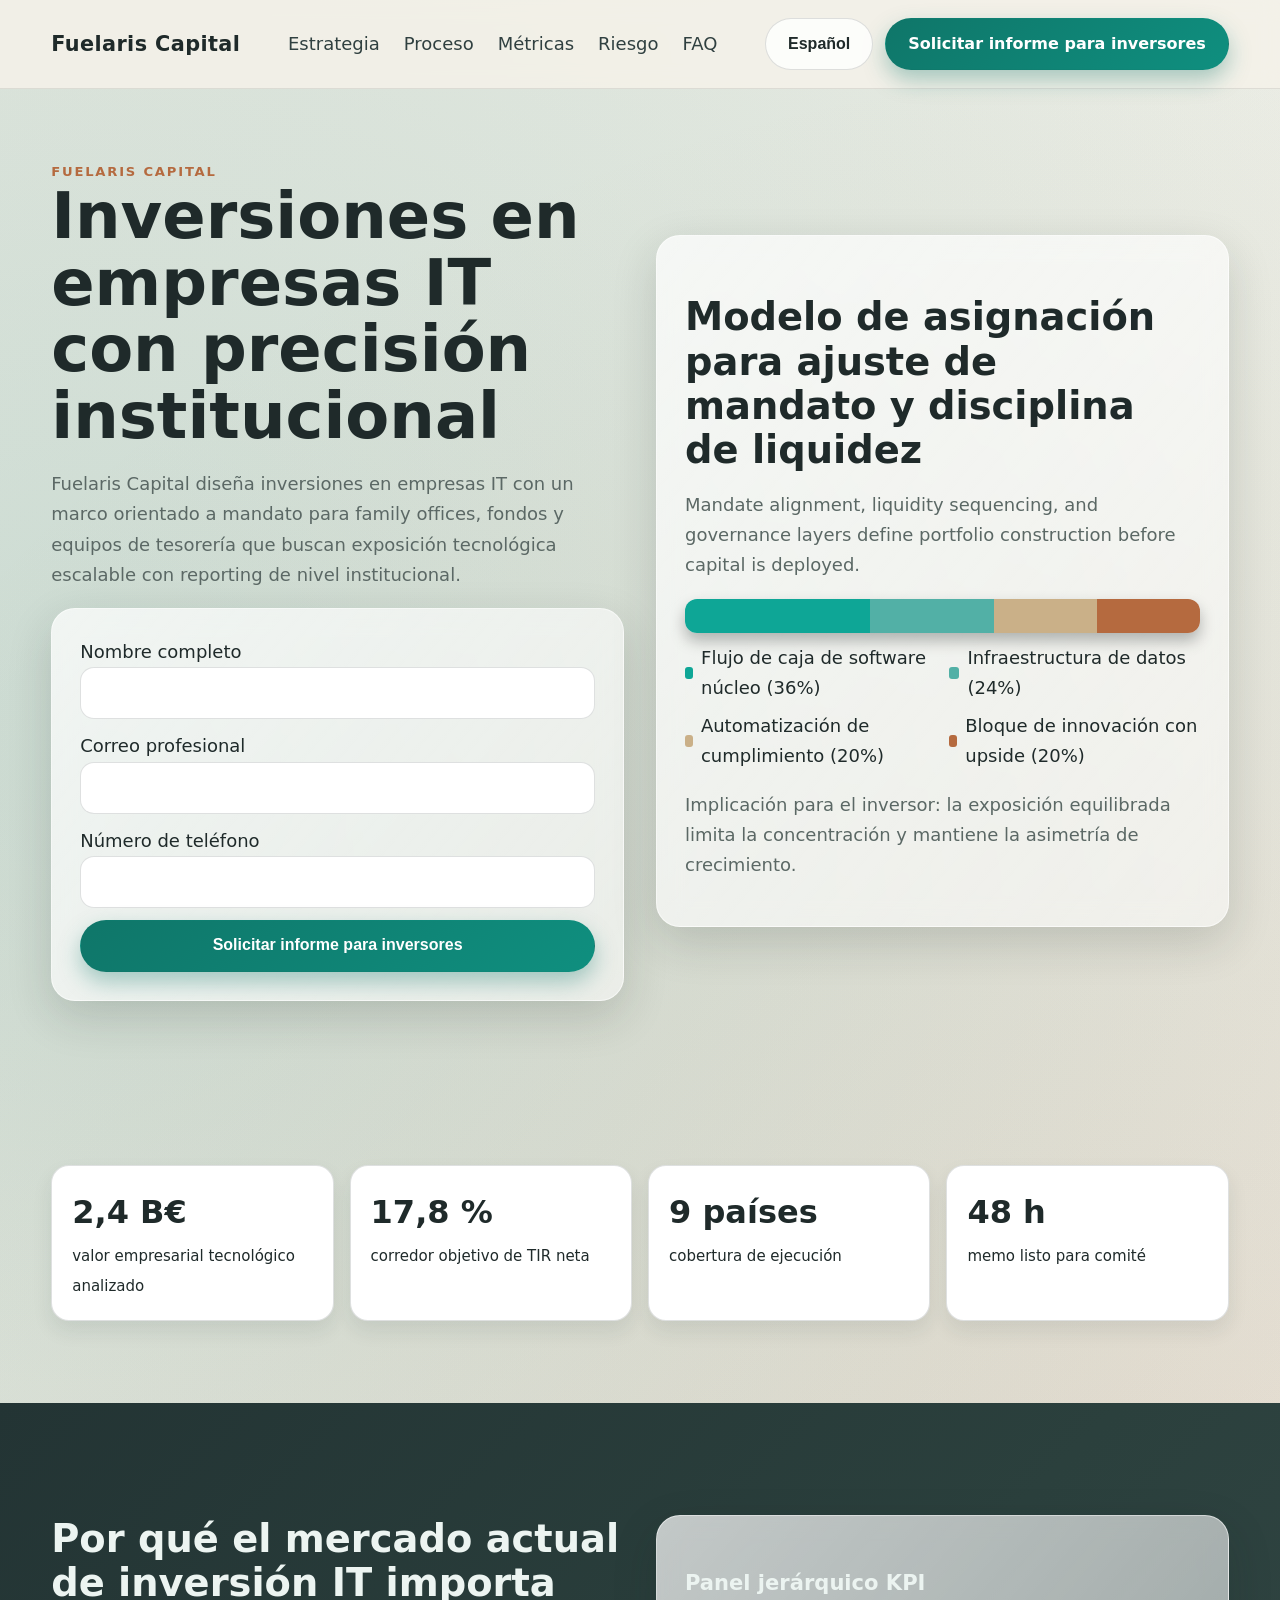
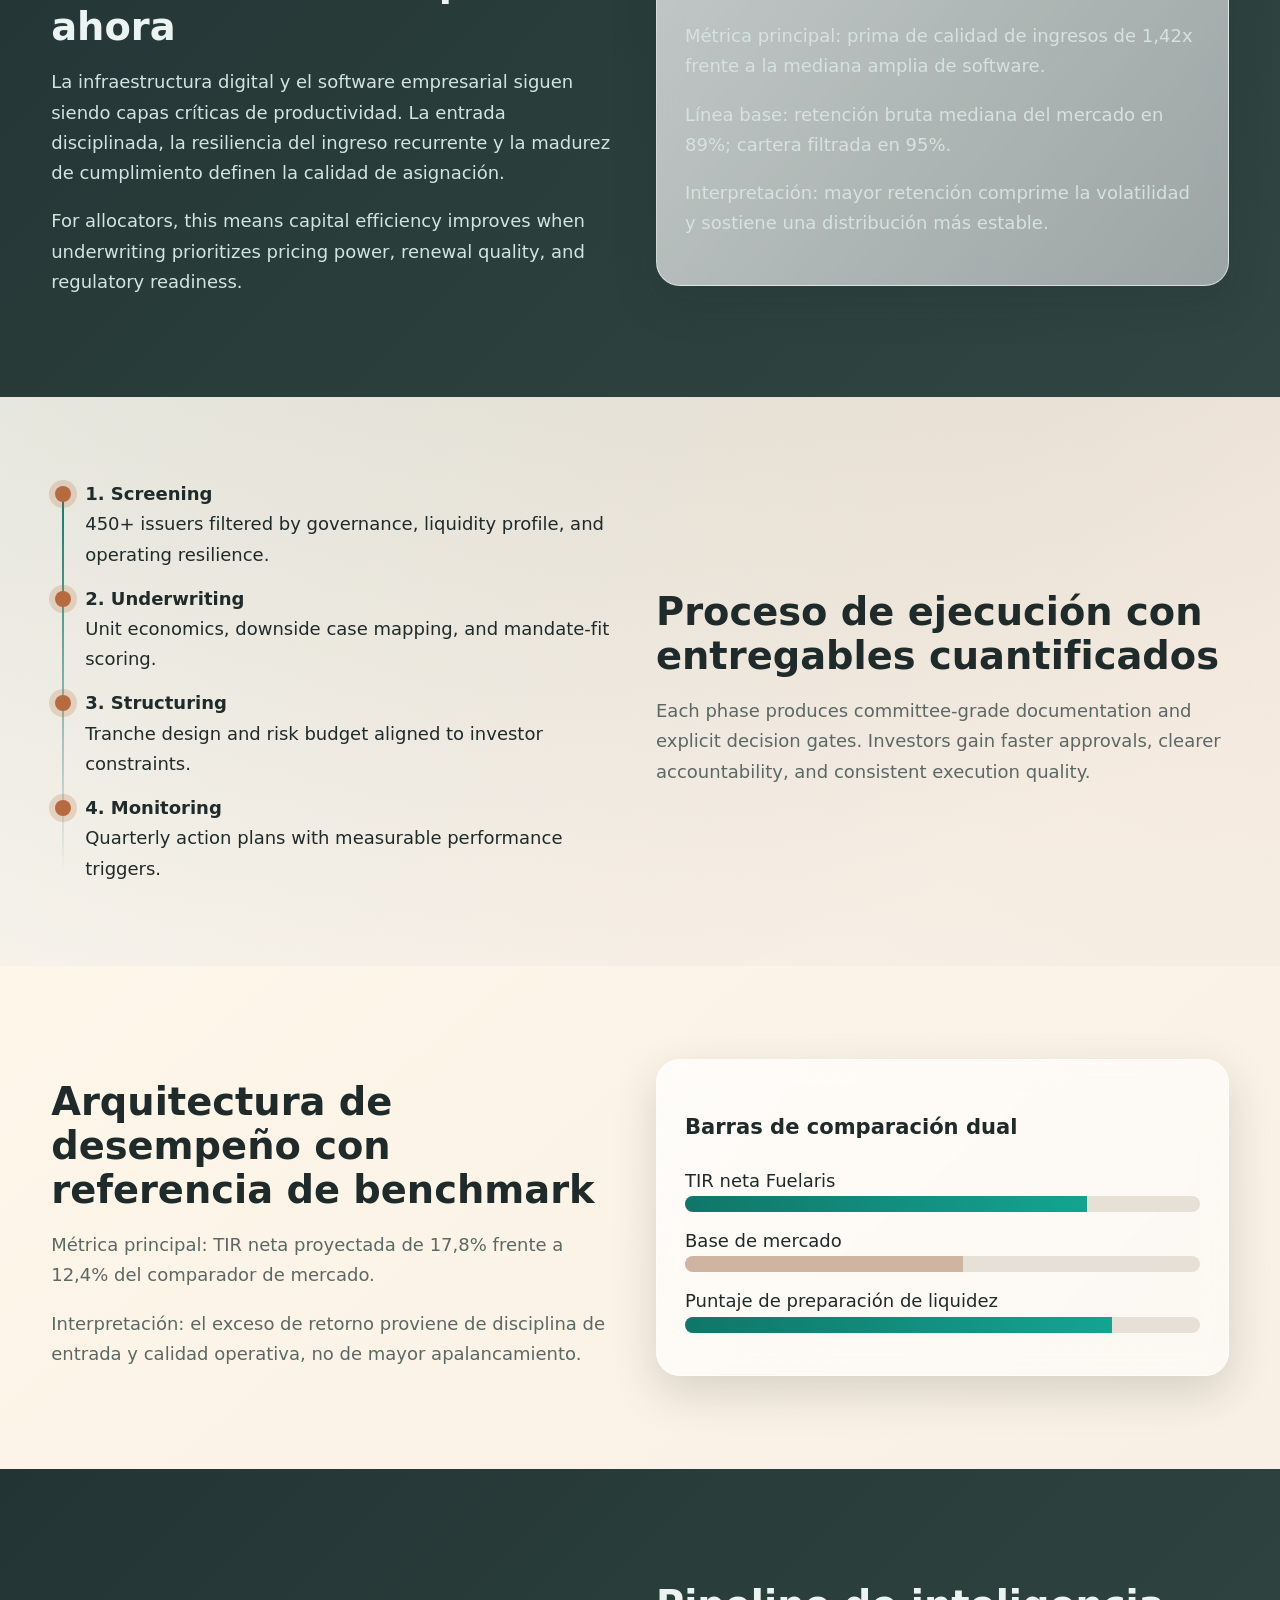
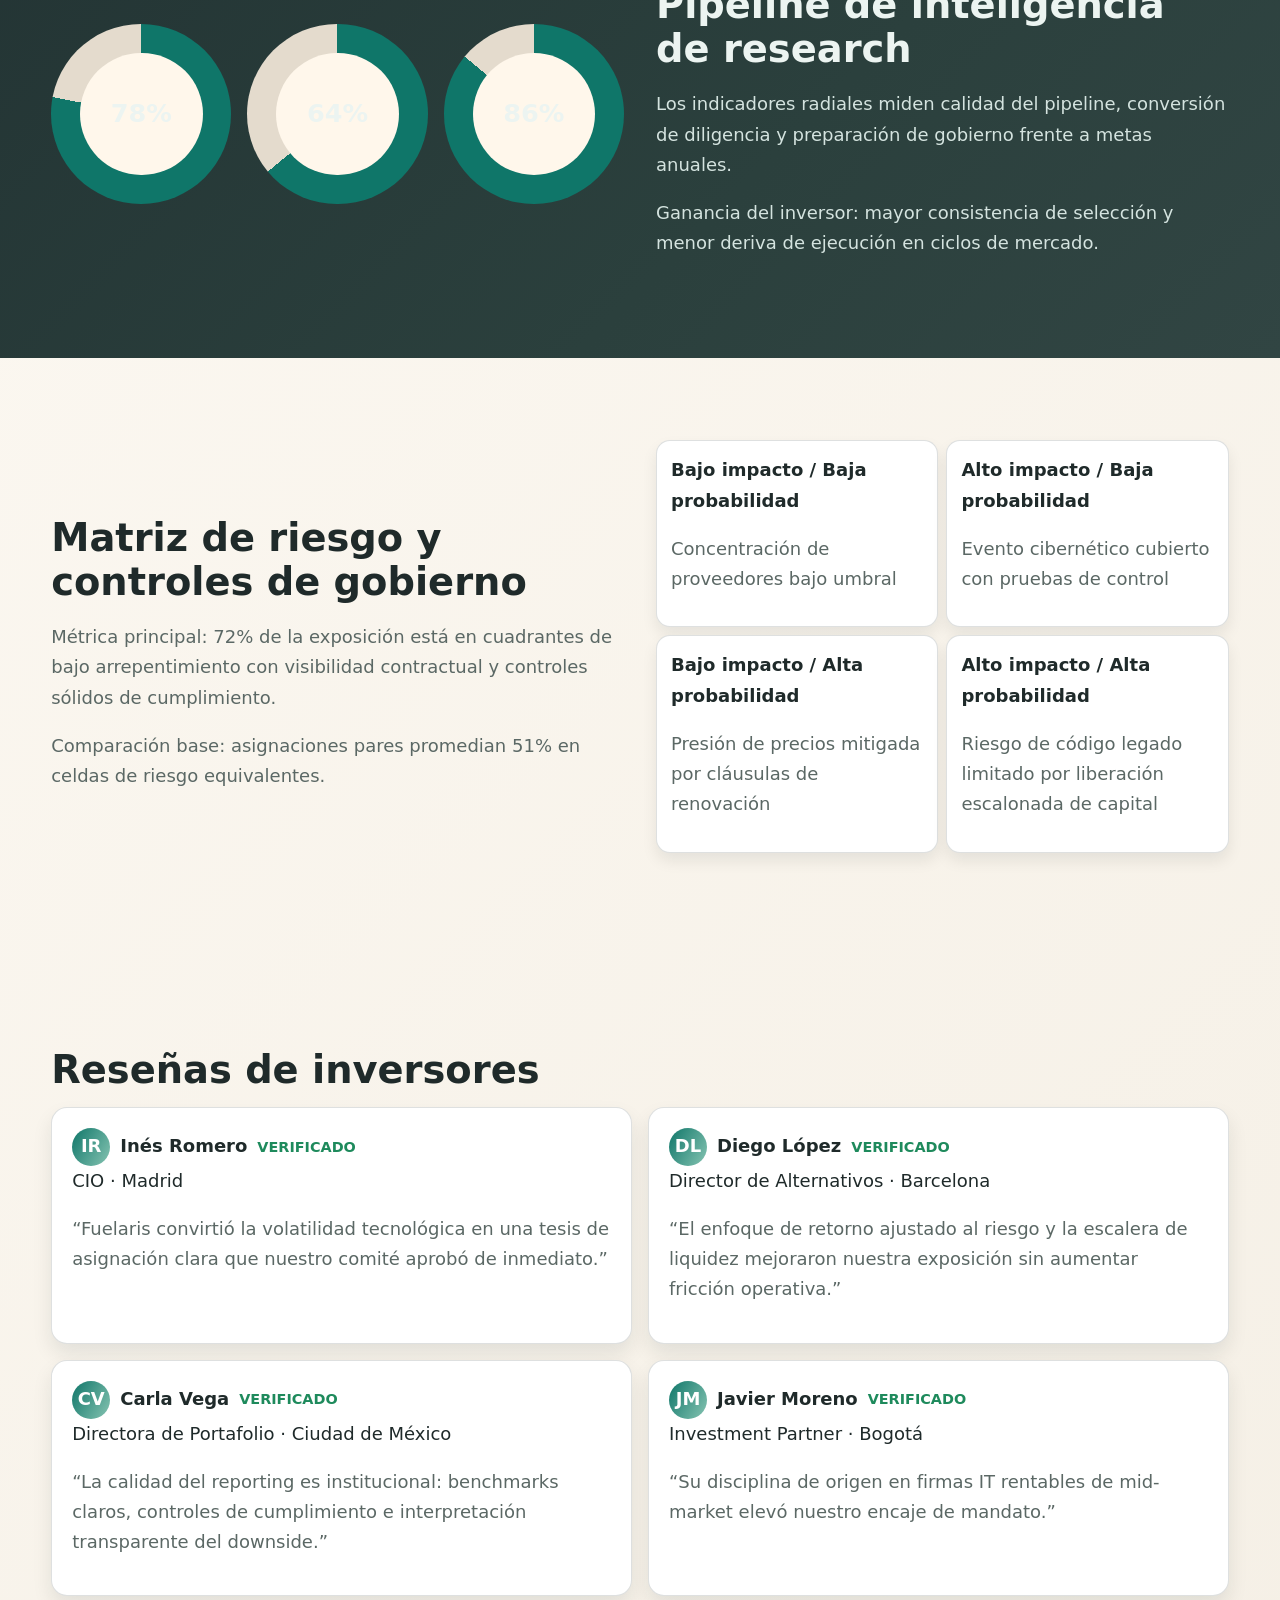
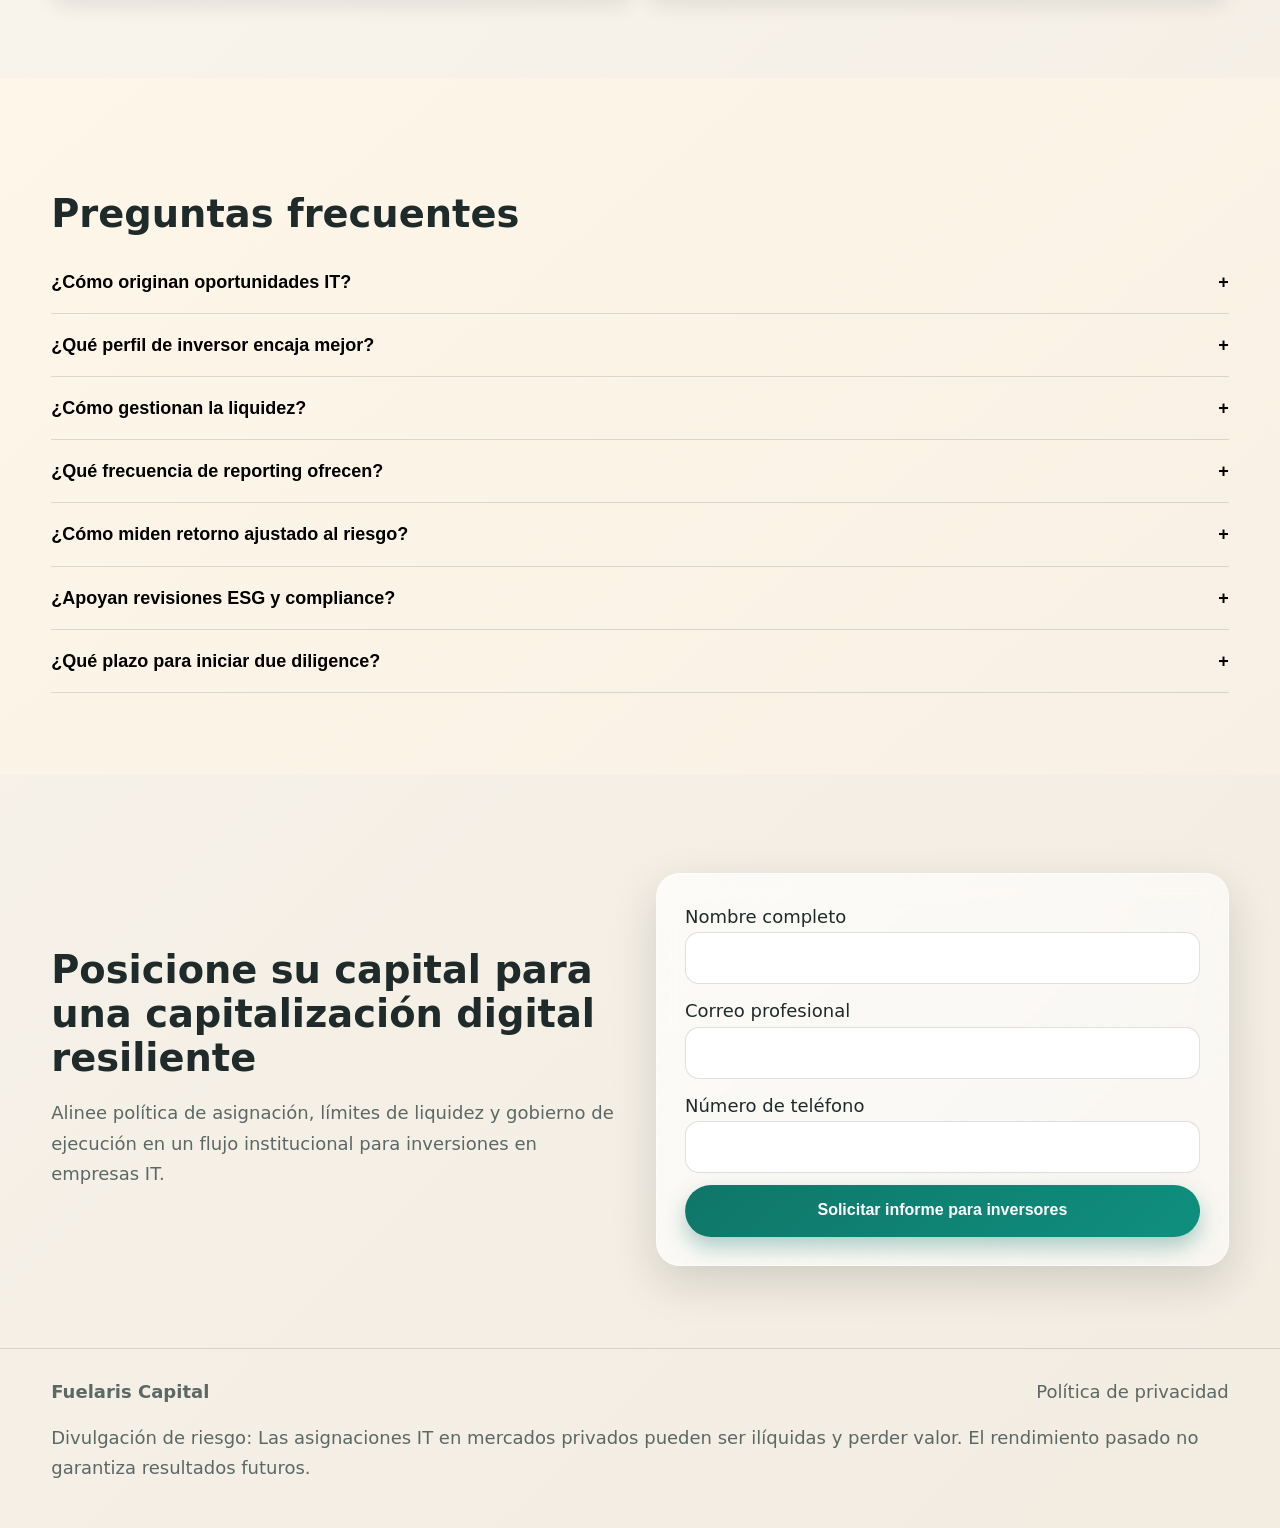
<file: es/index.html>
<!doctype html>
<html lang="es">
<head>
  <meta charset="UTF-8">
  <meta name="viewport" content="width=device-width, initial-scale=1.0">
  <title>Fuelaris Capital | Inversiones en empresas IT para asignadores institucionales</title>
  <meta name="description" content="Fuelaris Capital estructura inversiones en empresas IT con gobierno corporativo, planificación de liquidez y retorno ajustado al riesgo.">
  <link rel="canonical" href="https://fuelariscapital.com/es/index.html">
  <link rel="alternate" hreflang="en" href="https://fuelariscapital.com/index.html">
<link rel="alternate" hreflang="de" href="https://fuelariscapital.com/de/index.html">
<link rel="alternate" hreflang="fr" href="https://fuelariscapital.com/fr/index.html">
<link rel="alternate" hreflang="es" href="https://fuelariscapital.com/es/index.html">
<link rel="alternate" hreflang="it" href="https://fuelariscapital.com/it/index.html">
<link rel="alternate" hreflang="x-default" href="https://fuelariscapital.com/index.html">
  <meta property="og:title" content="Fuelaris Capital | Inversiones en empresas IT para asignadores institucionales">
  <meta property="og:description" content="Fuelaris Capital estructura inversiones en empresas IT con gobierno corporativo, planificación de liquidez y retorno ajustado al riesgo.">
  <meta property="og:type" content="website">
  <meta property="og:url" content="https://fuelariscapital.com/es/index.html">
  <meta name="twitter:card" content="summary_large_image">
  <meta name="twitter:title" content="Fuelaris Capital | Inversiones en empresas IT para asignadores institucionales">
  <meta name="twitter:description" content="Fuelaris Capital estructura inversiones en empresas IT con gobierno corporativo, planificación de liquidez y retorno ajustado al riesgo.">
  <link rel="stylesheet" href="../assets/style.css">
  <script type="application/ld+json">[{"@context": "https://schema.org", "@type": "Organization", "name": "Fuelaris Capital", "url": "https://fuelariscapital.com", "logo": "https://fuelariscapital.com/assets/img/logo.png"}, {"@context": "https://schema.org", "@type": "WebSite", "name": "Fuelaris Capital", "url": "https://fuelariscapital.com"}, {"@context": "https://schema.org", "@type": "FAQPage", "mainEntity": [{"@type": "Question", "name": "¿Cómo originan oportunidades IT?", "acceptedAnswer": {"@type": "Answer", "text": "Combinamos mapeo sectorial, cobertura propietaria de fundadores y due diligence de contrapartes para identificar compañías resilientes."}}, {"@type": "Question", "name": "¿Qué perfil de inversor encaja mejor?", "acceptedAnswer": {"@type": "Answer", "text": "Instituciones que buscan crecimiento selectivo con control riguroso del downside, incluidas pensiones y family offices."}}, {"@type": "Question", "name": "¿Cómo gestionan la liquidez?", "acceptedAnswer": {"@type": "Answer", "text": "Cada inversión se vincula a una escalera de liquidez con ventanas esperadas, vías secundarias y supuestos de reserva."}}, {"@type": "Question", "name": "¿Qué frecuencia de reporting ofrecen?", "acceptedAnswer": {"@type": "Answer", "text": "Dashboards operativos mensuales, memorandos de valoración trimestrales y alertas de riesgo ante desvíos materiales."}}, {"@type": "Question", "name": "¿Cómo miden retorno ajustado al riesgo?", "acceptedAnswer": {"@type": "Answer", "text": "Seguimos TIR neta, calendario de distribuciones, profundidad de drawdown y sensibilidad factorial frente a benchmarks."}}, {"@type": "Question", "name": "¿Apoyan revisiones ESG y compliance?", "acceptedAnswer": {"@type": "Answer", "text": "Sí. Entregamos paquetes de evidencia de gobierno, mapeo de políticas y trazabilidad auditables en data room."}}, {"@type": "Question", "name": "¿Qué plazo para iniciar due diligence?", "acceptedAnswer": {"@type": "Answer", "text": "La calibración inicial de mandato puede comenzar en una semana, seguida de hitos de validación."}}]}, {"@context": "https://schema.org", "@type": "ItemList", "itemListElement": [{"@type": "Review", "author": {"@type": "Person", "name": "Inés Romero"}, "reviewBody": "Fuelaris convirtió la volatilidad tecnológica en una tesis de asignación clara que nuestro comité aprobó de inmediato.", "reviewRating": {"@type": "Rating", "ratingValue": "5", "bestRating": "5"}}, {"@type": "Review", "author": {"@type": "Person", "name": "Diego López"}, "reviewBody": "El enfoque de retorno ajustado al riesgo y la escalera de liquidez mejoraron nuestra exposición sin aumentar fricción operativa.", "reviewRating": {"@type": "Rating", "ratingValue": "5", "bestRating": "5"}}, {"@type": "Review", "author": {"@type": "Person", "name": "Carla Vega"}, "reviewBody": "La calidad del reporting es institucional: benchmarks claros, controles de cumplimiento e interpretación transparente del downside.", "reviewRating": {"@type": "Rating", "ratingValue": "5", "bestRating": "5"}}, {"@type": "Review", "author": {"@type": "Person", "name": "Javier Moreno"}, "reviewBody": "Su disciplina de origen en firmas IT rentables de mid-market elevó nuestro encaje de mandato.", "reviewRating": {"@type": "Rating", "ratingValue": "5", "bestRating": "5"}}]}]</script>
</head>
<body>
<header class="site-header">
  <div class="container header-wrap">
    <a class="brand" href="../index.html">Fuelaris Capital</a>
    <nav class="nav-links" aria-label="Primary">
      <a href="#strategy">Estrategia</a><a href="#process">Proceso</a><a href="#metrics">Métricas</a><a href="#risk">Riesgo</a><a href="#faq">FAQ</a>
    </nav>
    <div class="header-actions">
      <div class="lang-switcher">
        <button class="lang-current" aria-haspopup="true" aria-expanded="false">Español</button>
        <div class="lang-menu" role="menu">
          <a href="../index.html"><span class="flag-svg"><svg viewBox="0 0 60 30" xmlns="http://www.w3.org/2000/svg"><clipPath id="s"><path d="M0,0 v30 h60 v-30 z"/></clipPath><clipPath id="t"><path d="M30,15 h30 v15 z v15 h-30 z h-30 v-15 z v-15 h30 z"/></clipPath><g clip-path="url(#s)"><path d="M0,0 v30 h60 v-30 z" fill="#012169"/><path d="M0,0 L60,30 M60,0 L0,30" stroke="#fff" stroke-width="6"/><path d="M0,0 L60,30 M60,0 L0,30" clip-path="url(#t)" stroke="#C8102E" stroke-width="4"/><path d="M30,0 v30 M0,15 h60" stroke="#fff" stroke-width="10"/><path d="M30,0 v30 M0,15 h60" stroke="#C8102E" stroke-width="6"/></g></svg></span> English</a>
          <a href="../de/index.html"><span class="flag-svg"><svg viewBox="0 0 3 2" xmlns="http://www.w3.org/2000/svg"><rect width="3" height="2" fill="#ffce00"/><rect width="3" height="1.333" y="0" fill="#dd0000"/><rect width="3" height="0.666" y="0" fill="#000"/></svg></span> Deutsch</a>
          <a href="../fr/index.html"><span class="flag-svg"><svg viewBox="0 0 3 2" xmlns="http://www.w3.org/2000/svg"><rect width="1" height="2" x="0" fill="#0055A4"/><rect width="1" height="2" x="1" fill="#fff"/><rect width="1" height="2" x="2" fill="#EF4135"/></svg></span> Français</a>
          <a href="../es/index.html"><span class="flag-svg"><svg viewBox="0 0 3 2" xmlns="http://www.w3.org/2000/svg"><rect width="3" height="2" fill="#AA151B"/><rect width="3" height="1" y="0.5" fill="#F1BF00"/></svg></span> Español</a>
          <a href="../it/index.html"><span class="flag-svg"><svg viewBox="0 0 3 2" xmlns="http://www.w3.org/2000/svg"><rect width="1" height="2" fill="#009246"/><rect width="1" height="2" x="1" fill="#fff"/><rect width="1" height="2" x="2" fill="#CE2B37"/></svg></span> Italiano</a>
        </div>
      </div>
      <a class="btn btn-primary" href="#contact">Solicitar informe para inversores</a>
    </div>
    <button id="mobileMenuBtn" class="mobile-toggle" aria-label="Abrir menú">☰</button>
  </div>
</header>

<div id="drawerOverlay" class="drawer-overlay"></div>
<aside id="mobileDrawer" class="mobile-drawer" aria-hidden="true">
  <button class="icon-btn" data-close-drawer aria-label="Cerrar menú">×</button>
  <nav class="mobile-nav" aria-label="Mobile">
    <a href="#strategy" data-close-drawer>Estrategia</a><a href="#process" data-close-drawer>Proceso</a><a href="#metrics" data-close-drawer>Métricas</a><a href="#risk" data-close-drawer>Riesgo</a><a href="#faq" data-close-drawer>FAQ</a>
  </nav>
  <div class="lang-switcher">
    <button class="lang-current" aria-haspopup="true" aria-expanded="false">Español</button>
    <div class="lang-menu" role="menu">
      <a href="../index.html"><span class="flag-svg"><svg viewBox="0 0 60 30" xmlns="http://www.w3.org/2000/svg"><clipPath id="s"><path d="M0,0 v30 h60 v-30 z"/></clipPath><clipPath id="t"><path d="M30,15 h30 v15 z v15 h-30 z h-30 v-15 z v-15 h30 z"/></clipPath><g clip-path="url(#s)"><path d="M0,0 v30 h60 v-30 z" fill="#012169"/><path d="M0,0 L60,30 M60,0 L0,30" stroke="#fff" stroke-width="6"/><path d="M0,0 L60,30 M60,0 L0,30" clip-path="url(#t)" stroke="#C8102E" stroke-width="4"/><path d="M30,0 v30 M0,15 h60" stroke="#fff" stroke-width="10"/><path d="M30,0 v30 M0,15 h60" stroke="#C8102E" stroke-width="6"/></g></svg></span> English</a><a href="../de/index.html"><span class="flag-svg"><svg viewBox="0 0 3 2" xmlns="http://www.w3.org/2000/svg"><rect width="3" height="2" fill="#ffce00"/><rect width="3" height="1.333" y="0" fill="#dd0000"/><rect width="3" height="0.666" y="0" fill="#000"/></svg></span> Deutsch</a><a href="../fr/index.html"><span class="flag-svg"><svg viewBox="0 0 3 2" xmlns="http://www.w3.org/2000/svg"><rect width="1" height="2" x="0" fill="#0055A4"/><rect width="1" height="2" x="1" fill="#fff"/><rect width="1" height="2" x="2" fill="#EF4135"/></svg></span> Français</a><a href="../es/index.html"><span class="flag-svg"><svg viewBox="0 0 3 2" xmlns="http://www.w3.org/2000/svg"><rect width="3" height="2" fill="#AA151B"/><rect width="3" height="1" y="0.5" fill="#F1BF00"/></svg></span> Español</a><a href="../it/index.html"><span class="flag-svg"><svg viewBox="0 0 3 2" xmlns="http://www.w3.org/2000/svg"><rect width="1" height="2" fill="#009246"/><rect width="1" height="2" x="1" fill="#fff"/><rect width="1" height="2" x="2" fill="#CE2B37"/></svg></span> Italiano</a>
    </div>
  </div>
  <a class="btn btn-primary" href="#contact" data-close-drawer>Solicitar informe para inversores</a>
</aside>

<main>
<section class="section hero">
  <div class="container grid-2">
    <div data-reveal>
      <div class="eyebrow">Fuelaris Capital</div>
      <h1>Inversiones en empresas IT con precisión institucional</h1>
      <p>Fuelaris Capital diseña inversiones en empresas IT con un marco orientado a mandato para family offices, fondos y equipos de tesorería que buscan exposición tecnológica escalable con reporting de nivel institucional.</p>
      <form class="lead-form glass-panel" aria-label="lead form">
        <label>Nombre completo<input type="text" name="name" required></label>
        <label>Correo profesional<input type="email" name="email" required></label>
        <label>Número de teléfono<input type="tel" name="phone" required></label>
        <button class="btn btn-primary" type="submit">Solicitar informe para inversores</button>
      </form>
    </div>
    <div class="glass-panel alloc-stack" data-reveal>
      <h2>Modelo de asignación para ajuste de mandato y disciplina de liquidez</h2>
      <p>Mandate alignment, liquidity sequencing, and governance layers define portfolio construction before capital is deployed.</p>
      <div class="stack"><div class="seg-a"></div><div class="seg-b"></div><div class="seg-c"></div><div class="seg-d"></div></div>
      <div class="legend"><span><i class="seg-a"></i> Flujo de caja de software núcleo (36%)</span><span><i class="seg-b"></i> Infraestructura de datos (24%)</span><span><i class="seg-c"></i> Automatización de cumplimiento (20%)</span><span><i class="seg-d"></i> Bloque de innovación con upside (20%)</span></div>
      <p>Implicación para el inversor: la exposición equilibrada limita la concentración y mantiene la asimetría de crecimiento.</p>
    </div>
  </div>
</section>

<section class="section">
  <div class="container kpi-strip" data-reveal>
    <article class="kpi-card"><strong>2,4 B€</strong><small>valor empresarial tecnológico analizado</small></article><article class="kpi-card"><strong>17,8 %</strong><small>corredor objetivo de TIR neta</small></article><article class="kpi-card"><strong>9 países</strong><small>cobertura de ejecución</small></article><article class="kpi-card"><strong>48 h</strong><small>memo listo para comité</small></article>
  </div>
</section>

<section id="strategy" class="section dark-band">
  <div class="container grid-2">
    <div data-reveal><h2>Por qué el mercado actual de inversión IT importa ahora</h2><p>La infraestructura digital y el software empresarial siguen siendo capas críticas de productividad. La entrada disciplinada, la resiliencia del ingreso recurrente y la madurez de cumplimiento definen la calidad de asignación.</p><p>For allocators, this means capital efficiency improves when underwriting prioritizes pricing power, renewal quality, and regulatory readiness.</p></div>
    <div class="glass-panel" data-reveal><h3>Panel jerárquico KPI</h3><p>Métrica principal: prima de calidad de ingresos de 1,42x frente a la mediana amplia de software.</p><p>Línea base: retención bruta mediana del mercado en 89%; cartera filtrada en 95%.</p><p>Interpretación: mayor retención comprime la volatilidad y sostiene una distribución más estable.</p></div>
  </div>
</section>

<section id="process" class="section">
  <div class="container grid-2">
    <div class="timeline" data-reveal>
      <div class="step"><strong>1. Screening</strong><div>450+ issuers filtered by governance, liquidity profile, and operating resilience.</div></div>
      <div class="step"><strong>2. Underwriting</strong><div>Unit economics, downside case mapping, and mandate-fit scoring.</div></div>
      <div class="step"><strong>3. Structuring</strong><div>Tranche design and risk budget aligned to investor constraints.</div></div>
      <div class="step"><strong>4. Monitoring</strong><div>Quarterly action plans with measurable performance triggers.</div></div>
    </div>
    <div data-reveal><h2>Proceso de ejecución con entregables cuantificados</h2><p>Each phase produces committee-grade documentation and explicit decision gates. Investors gain faster approvals, clearer accountability, and consistent execution quality.</p></div>
  </div>
</section>

<section id="metrics" class="section final-cta">
  <div class="container grid-2">
    <div data-reveal><h2>Arquitectura de desempeño con referencia de benchmark</h2><p>Métrica principal: TIR neta proyectada de 17,8% frente a 12,4% del comparador de mercado.</p><p>Interpretación: el exceso de retorno proviene de disciplina de entrada y calidad operativa, no de mayor apalancamiento.</p></div>
    <div class="compare-bars glass-panel" data-reveal>
      <h3>Barras de comparación dual</h3>
      <div class="row">TIR neta Fuelaris<div class="bar"><span class="us" style="width:78%"></span></div></div>
      <div class="row">Base de mercado<div class="bar"><span class="mk" style="width:54%"></span></div></div>
      <div class="row">Puntaje de preparación de liquidez<div class="bar"><span class="us" style="width:83%"></span></div></div>
    </div>
  </div>
</section>

<section class="section dark-band">
  <div class="container grid-2">
    <div class="rings" data-reveal>
      <div class="ring" style="--val:78%"><b>78%</b></div>
      <div class="ring" style="--val:64%"><b>64%</b></div>
      <div class="ring" style="--val:86%"><b>86%</b></div>
    </div>
    <div data-reveal><h2>Pipeline de inteligencia de research</h2><p>Los indicadores radiales miden calidad del pipeline, conversión de diligencia y preparación de gobierno frente a metas anuales.</p><p>Ganancia del inversor: mayor consistencia de selección y menor deriva de ejecución en ciclos de mercado.</p></div>
  </div>
</section>

<section id="risk" class="section">
  <div class="container grid-2">
    <div data-reveal><h2>Matriz de riesgo y controles de gobierno</h2><p>Métrica principal: 72% de la exposición está en cuadrantes de bajo arrepentimiento con visibilidad contractual y controles sólidos de cumplimiento.</p><p>Comparación base: asignaciones pares promedian 51% en celdas de riesgo equivalentes.</p></div>
    <div class="matrix" data-reveal>
      <div><strong>Bajo impacto / Baja probabilidad</strong><p>Concentración de proveedores bajo umbral</p></div>
      <div><strong>Alto impacto / Baja probabilidad</strong><p>Evento cibernético cubierto con pruebas de control</p></div>
      <div><strong>Bajo impacto / Alta probabilidad</strong><p>Presión de precios mitigada por cláusulas de renovación</p></div>
      <div><strong>Alto impacto / Alta probabilidad</strong><p>Riesgo de código legado limitado por liberación escalonada de capital</p></div>
    </div>
  </div>
</section>

<section class="section">
  <div class="container">
    <h2>Reseñas de inversores</h2>
    <div class="reviews"><article class="review" data-reveal><div class="r-head"><div class="avatar">IR</div><strong>Inés Romero</strong><span class="verified">VERIFICADO</span></div><div>CIO · Madrid</div><p>“Fuelaris convirtió la volatilidad tecnológica en una tesis de asignación clara que nuestro comité aprobó de inmediato.”</p></article><article class="review" data-reveal><div class="r-head"><div class="avatar">DL</div><strong>Diego López</strong><span class="verified">VERIFICADO</span></div><div>Director de Alternativos · Barcelona</div><p>“El enfoque de retorno ajustado al riesgo y la escalera de liquidez mejoraron nuestra exposición sin aumentar fricción operativa.”</p></article><article class="review" data-reveal><div class="r-head"><div class="avatar">CV</div><strong>Carla Vega</strong><span class="verified">VERIFICADO</span></div><div>Directora de Portafolio · Ciudad de México</div><p>“La calidad del reporting es institucional: benchmarks claros, controles de cumplimiento e interpretación transparente del downside.”</p></article><article class="review" data-reveal><div class="r-head"><div class="avatar">JM</div><strong>Javier Moreno</strong><span class="verified">VERIFICADO</span></div><div>Investment Partner · Bogotá</div><p>“Su disciplina de origen en firmas IT rentables de mid-market elevó nuestro encaje de mandato.”</p></article></div>
  </div>
</section>

<section id="faq" class="section final-cta">
  <div class="container">
    <h2>Preguntas frecuentes</h2>
    <div><div class="faq-item"><button class="faq-q" aria-expanded="false">¿Cómo originan oportunidades IT?<span>+</span></button><div class="faq-answer">Combinamos mapeo sectorial, cobertura propietaria de fundadores y due diligence de contrapartes para identificar compañías resilientes.</div></div><div class="faq-item"><button class="faq-q" aria-expanded="false">¿Qué perfil de inversor encaja mejor?<span>+</span></button><div class="faq-answer">Instituciones que buscan crecimiento selectivo con control riguroso del downside, incluidas pensiones y family offices.</div></div><div class="faq-item"><button class="faq-q" aria-expanded="false">¿Cómo gestionan la liquidez?<span>+</span></button><div class="faq-answer">Cada inversión se vincula a una escalera de liquidez con ventanas esperadas, vías secundarias y supuestos de reserva.</div></div><div class="faq-item"><button class="faq-q" aria-expanded="false">¿Qué frecuencia de reporting ofrecen?<span>+</span></button><div class="faq-answer">Dashboards operativos mensuales, memorandos de valoración trimestrales y alertas de riesgo ante desvíos materiales.</div></div><div class="faq-item"><button class="faq-q" aria-expanded="false">¿Cómo miden retorno ajustado al riesgo?<span>+</span></button><div class="faq-answer">Seguimos TIR neta, calendario de distribuciones, profundidad de drawdown y sensibilidad factorial frente a benchmarks.</div></div><div class="faq-item"><button class="faq-q" aria-expanded="false">¿Apoyan revisiones ESG y compliance?<span>+</span></button><div class="faq-answer">Sí. Entregamos paquetes de evidencia de gobierno, mapeo de políticas y trazabilidad auditables en data room.</div></div><div class="faq-item"><button class="faq-q" aria-expanded="false">¿Qué plazo para iniciar due diligence?<span>+</span></button><div class="faq-answer">La calibración inicial de mandato puede comenzar en una semana, seguida de hitos de validación.</div></div></div>
  </div>
</section>

<section id="contact" class="section">
  <div class="container grid-2">
    <div data-reveal><h2>Posicione su capital para una capitalización digital resiliente</h2><p>Alinee política de asignación, límites de liquidez y gobierno de ejecución en un flujo institucional para inversiones en empresas IT.</p></div>
    <form class="lead-form glass-panel" data-reveal>
      <label>Nombre completo<input type="text" required></label>
      <label>Correo profesional<input type="email" required></label>
      <label>Número de teléfono<input type="tel" required></label>
      <button class="btn btn-primary" type="submit">Solicitar informe para inversores</button>
    </form>
  </div>
</section>
</main>

<footer>
  <div class="container footer-row">
    <div><strong>Fuelaris Capital</strong></div>
    <a href="#" data-open-privacy>Política de privacidad</a>
    <div>Divulgación de riesgo: Las asignaciones IT en mercados privados pueden ser ilíquidas y perder valor. El rendimiento pasado no garantiza resultados futuros.</div>
  </div>
</footer>

<div id="privacyModal" class="modal-backdrop" role="dialog" aria-modal="true" aria-label="Modal de privacidad">
  <div class="modal">
    <div class="modal-header"><strong>Política de privacidad</strong><button class="icon-btn" data-close-modal aria-label="Cerrar">×</button></div>
    <div class="modal-content"><h3>Introducción</h3><p>Fuelaris Capital trata datos personales para comunicación con inversores, procesos de diligencia y operaciones del servicio.</p><h3>Recopilación de datos</h3><p>Recopilamos identidad, contacto profesional, registros de comunicación e interacciones analíticas para onboarding.</p><h3>Base legal</h3><p>El tratamiento se basa en interés legítimo, necesidad contractual, obligaciones legales y consentimiento cuando aplica.</p><h3>Cookies</h3><p>Utilizamos cookies esenciales y analíticas para seguridad y mejora de experiencia. Hay controles de preferencia disponibles.</p><h3>Retención</h3><p>La información se conserva solo por necesidad operativa, requerimientos legales y ventanas de auditoría documentadas.</p><h3>Compartición con terceros</h3><p>Podemos compartir datos con proveedores regulados de hosting, legal, compliance y reporting bajo salvaguardas contractuales.</p><h3>Seguridad</h3><p>Los controles incluyen cifrado en tránsito, gobierno de accesos, monitoreo y pruebas periódicas.</p><h3>Derechos del usuario</h3><p>Puede solicitar acceso, rectificación, eliminación, oposición o portabilidad según la normativa aplicable.</p><h3>Transferencias internacionales</h3><p>Las transferencias transfronterizas usan protecciones contractuales y evaluación de jurisdicción antes de activarse.</p><h3>Divulgación de riesgo sectorial</h3><p>El material de inversión puede contener escenarios prospectivos sujetos a riesgo de mercado e incertidumbre de ejecución.</p><h3>Contacto</h3><p>Para solicitudes de privacidad escriba a privacy@fuelariscapital.com.</p></div>
    <div class="modal-footer"><button class="btn btn-secondary" data-close-modal>Cerrar</button></div>
  </div>
</div>

<script src="../assets/app.js" defer></script>
</body>
</html>
</file>
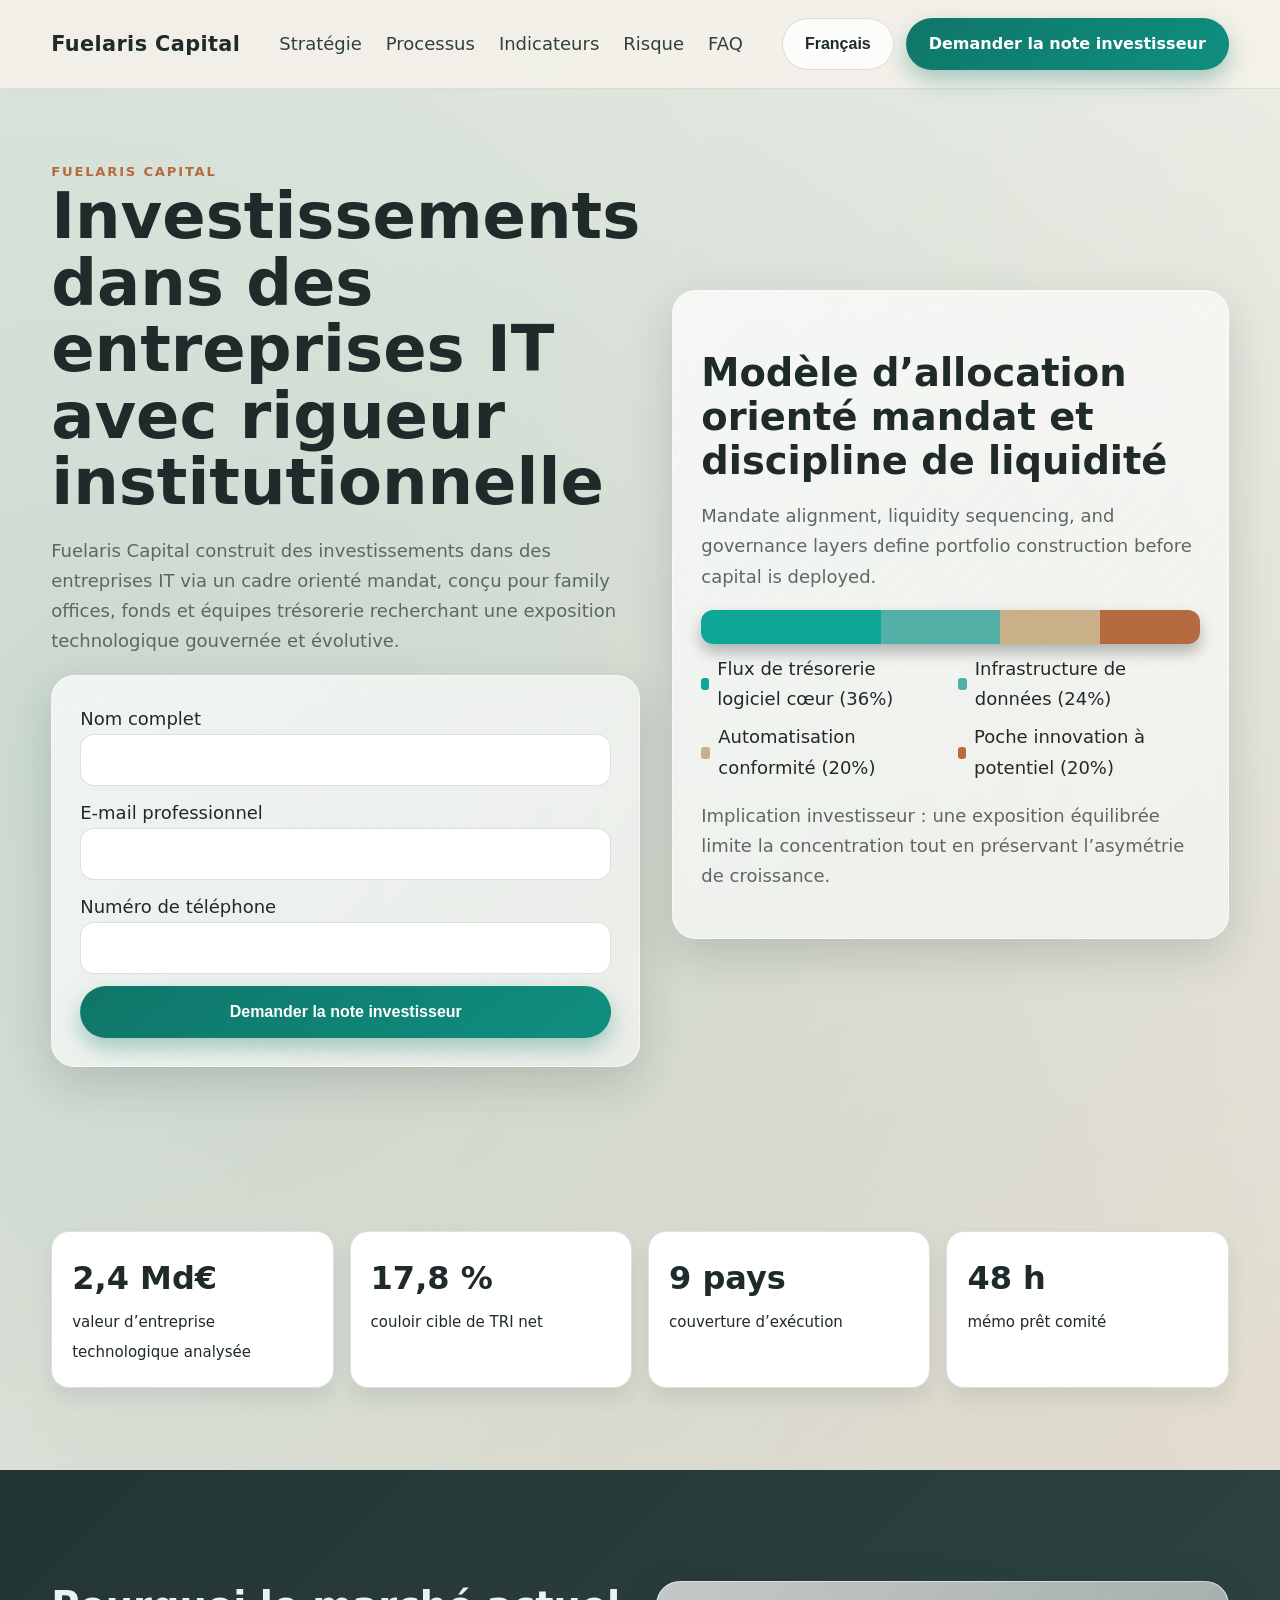
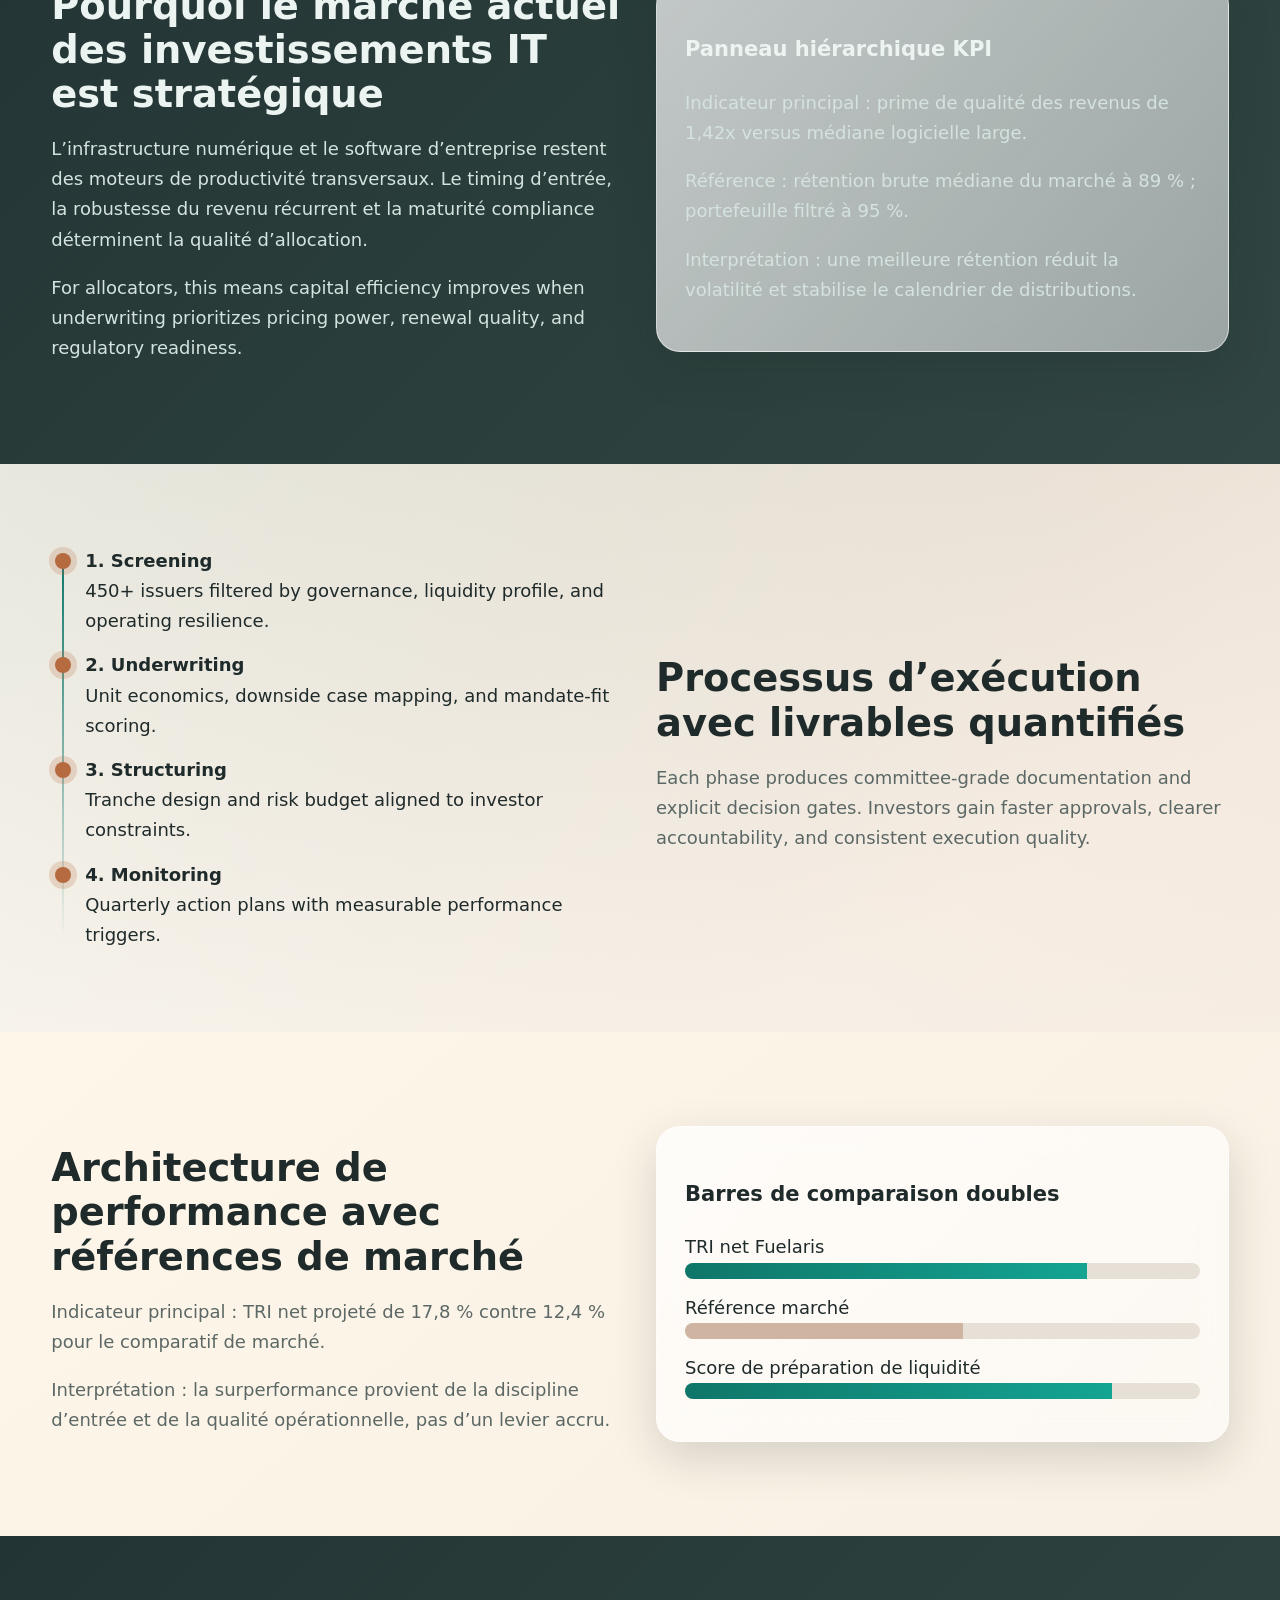
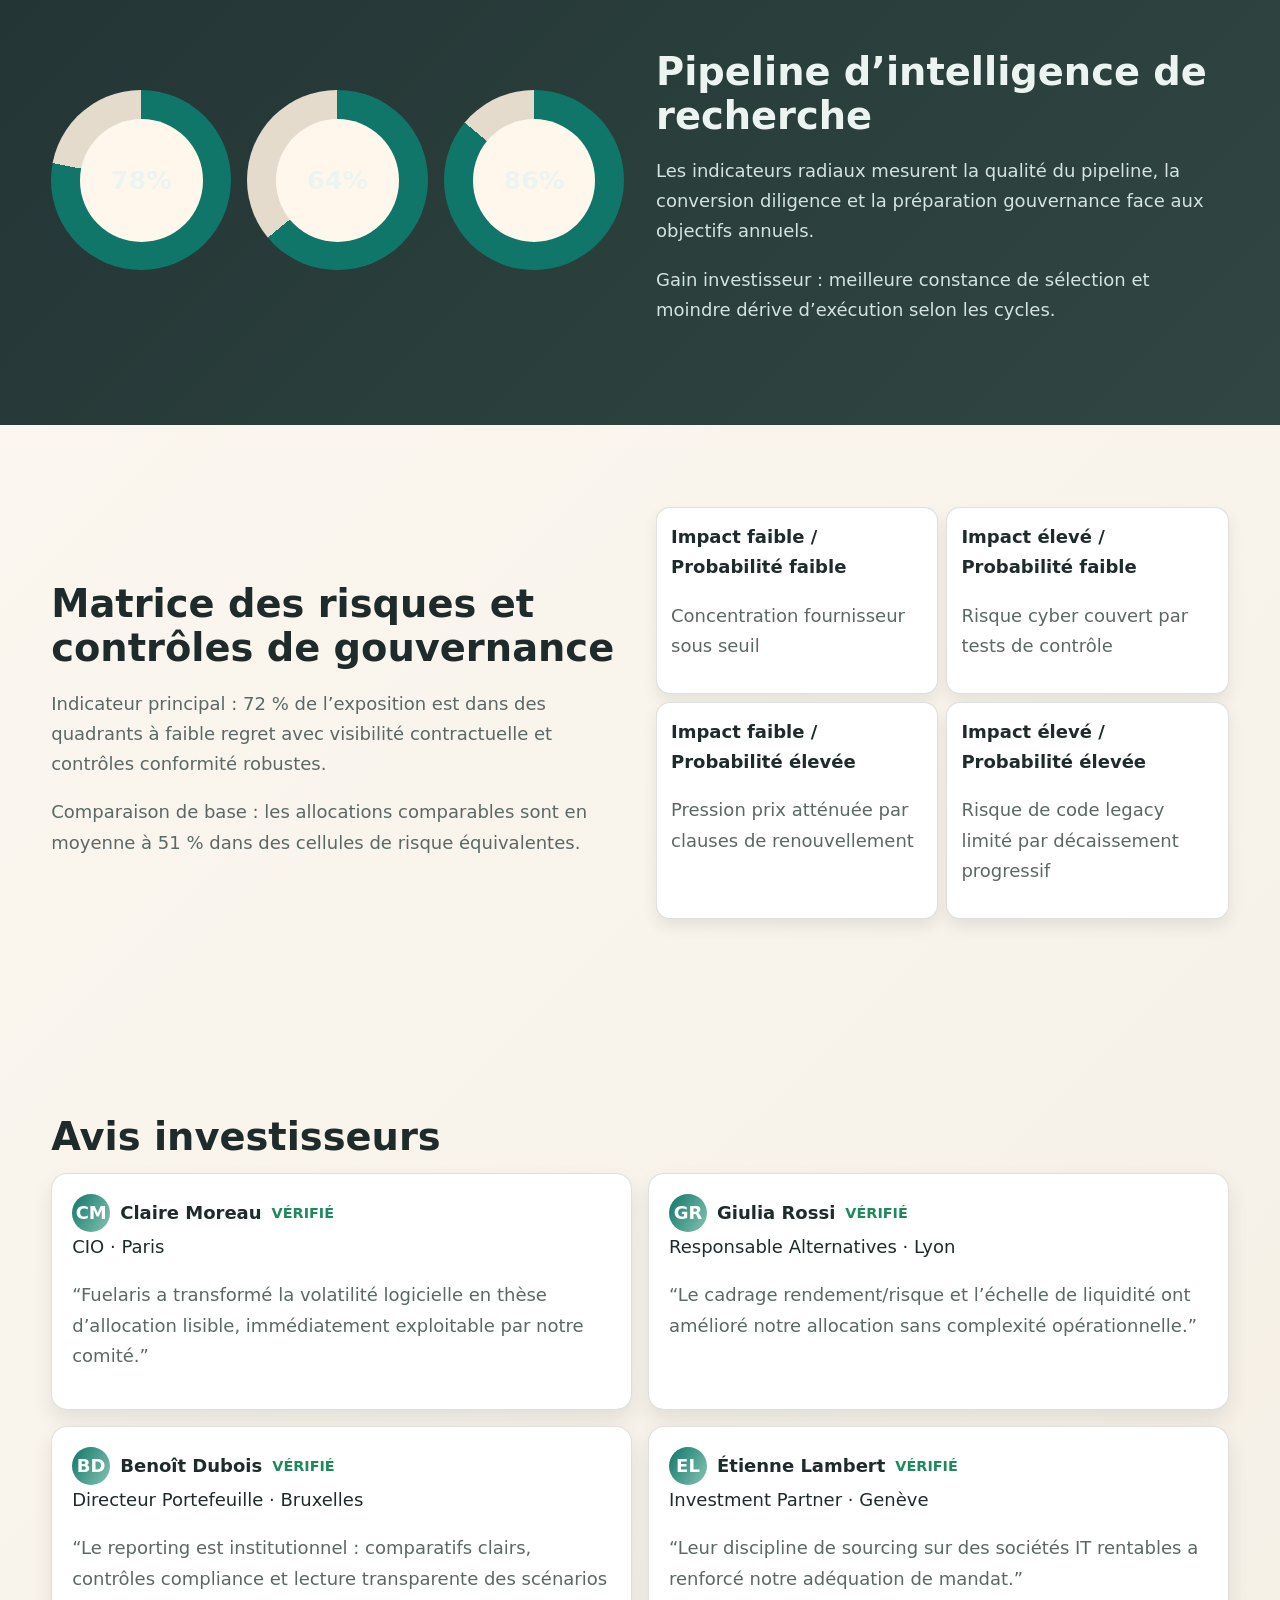
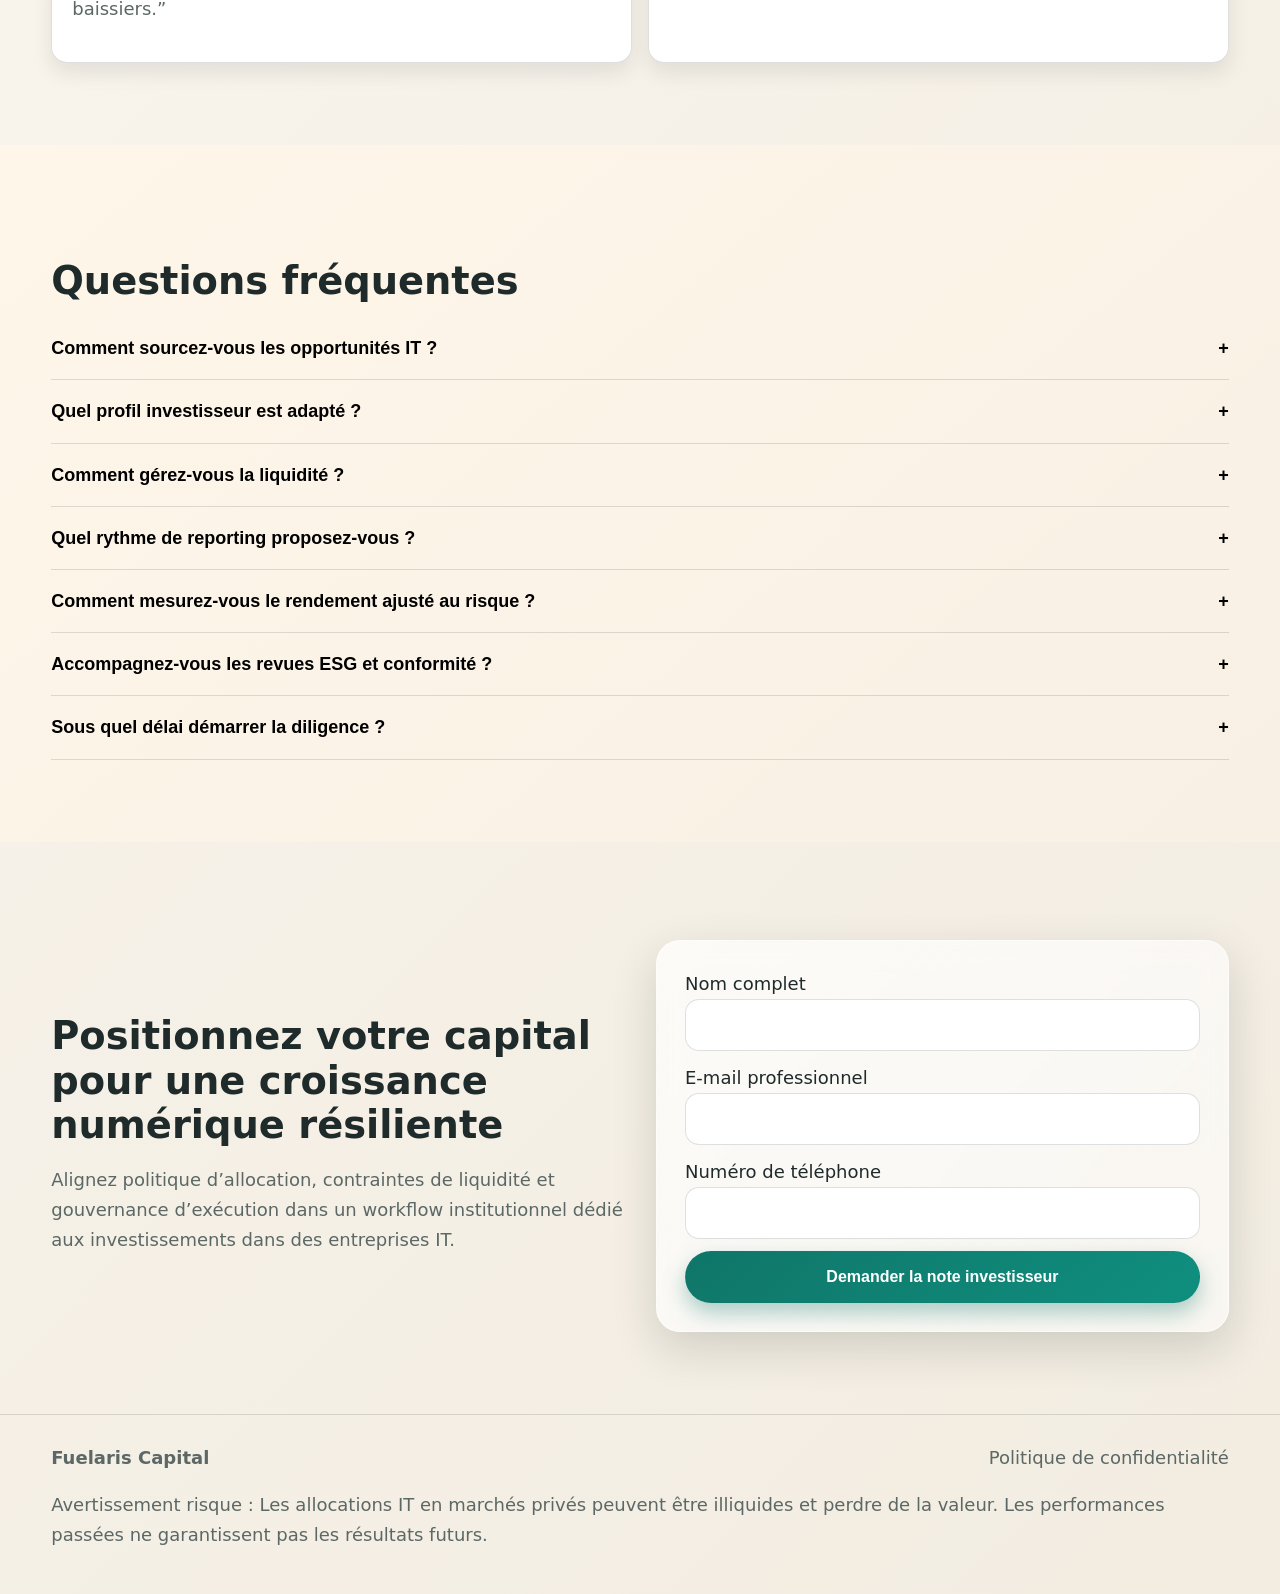
<file: fr/index.html>
<!doctype html>
<html lang="fr">
<head>
  <meta charset="UTF-8">
  <meta name="viewport" content="width=device-width, initial-scale=1.0">
  <title>Fuelaris Capital | Investissements dans des entreprises IT pour investisseurs institutionnels</title>
  <meta name="description" content="Fuelaris Capital structure des investissements dans des entreprises IT avec gouvernance, plan de liquidité et discipline de rendement ajusté au risque.">
  <link rel="canonical" href="https://fuelariscapital.com/fr/index.html">
  <link rel="alternate" hreflang="en" href="https://fuelariscapital.com/index.html">
<link rel="alternate" hreflang="de" href="https://fuelariscapital.com/de/index.html">
<link rel="alternate" hreflang="fr" href="https://fuelariscapital.com/fr/index.html">
<link rel="alternate" hreflang="es" href="https://fuelariscapital.com/es/index.html">
<link rel="alternate" hreflang="it" href="https://fuelariscapital.com/it/index.html">
<link rel="alternate" hreflang="x-default" href="https://fuelariscapital.com/index.html">
  <meta property="og:title" content="Fuelaris Capital | Investissements dans des entreprises IT pour investisseurs institutionnels">
  <meta property="og:description" content="Fuelaris Capital structure des investissements dans des entreprises IT avec gouvernance, plan de liquidité et discipline de rendement ajusté au risque.">
  <meta property="og:type" content="website">
  <meta property="og:url" content="https://fuelariscapital.com/fr/index.html">
  <meta name="twitter:card" content="summary_large_image">
  <meta name="twitter:title" content="Fuelaris Capital | Investissements dans des entreprises IT pour investisseurs institutionnels">
  <meta name="twitter:description" content="Fuelaris Capital structure des investissements dans des entreprises IT avec gouvernance, plan de liquidité et discipline de rendement ajusté au risque.">
  <link rel="stylesheet" href="../assets/style.css">
  <script type="application/ld+json">[{"@context": "https://schema.org", "@type": "Organization", "name": "Fuelaris Capital", "url": "https://fuelariscapital.com", "logo": "https://fuelariscapital.com/assets/img/logo.png"}, {"@context": "https://schema.org", "@type": "WebSite", "name": "Fuelaris Capital", "url": "https://fuelariscapital.com"}, {"@context": "https://schema.org", "@type": "FAQPage", "mainEntity": [{"@type": "Question", "name": "Comment sourcez-vous les opportunités IT ?", "acceptedAnswer": {"@type": "Answer", "text": "Nous combinons cartographie sectorielle, couverture propriétaire des fondateurs et diligence contrepartie pour cibler des sociétés résilientes."}}, {"@type": "Question", "name": "Quel profil investisseur est adapté ?", "acceptedAnswer": {"@type": "Answer", "text": "Les institutions recherchant une croissance sélective avec contrôle rigoureux du downside, incluant pensions et family offices."}}, {"@type": "Question", "name": "Comment gérez-vous la liquidité ?", "acceptedAnswer": {"@type": "Answer", "text": "Chaque investissement est rattaché à une échelle de liquidité avec fenêtres de sortie, options secondaires et hypothèses de réserve."}}, {"@type": "Question", "name": "Quel rythme de reporting proposez-vous ?", "acceptedAnswer": {"@type": "Answer", "text": "Tableaux de bord mensuels, mémos de valorisation trimestriels et alertes de risque en cas d’écart matériel."}}, {"@type": "Question", "name": "Comment mesurez-vous le rendement ajusté au risque ?", "acceptedAnswer": {"@type": "Answer", "text": "Nous suivons TRI net, calendrier de distribution, profondeur de drawdown et sensibilité factorielle versus benchmarks."}}, {"@type": "Question", "name": "Accompagnez-vous les revues ESG et conformité ?", "acceptedAnswer": {"@type": "Answer", "text": "Oui, avec packs de preuves de gouvernance, mapping de politiques et journaux d’audit data-room."}}, {"@type": "Question", "name": "Sous quel délai démarrer la diligence ?", "acceptedAnswer": {"@type": "Answer", "text": "La calibration de mandat peut commencer sous une semaine, puis progression par étapes validées."}}]}, {"@context": "https://schema.org", "@type": "ItemList", "itemListElement": [{"@type": "Review", "author": {"@type": "Person", "name": "Claire Moreau"}, "reviewBody": "Fuelaris a transformé la volatilité logicielle en thèse d’allocation lisible, immédiatement exploitable par notre comité.", "reviewRating": {"@type": "Rating", "ratingValue": "5", "bestRating": "5"}}, {"@type": "Review", "author": {"@type": "Person", "name": "Giulia Rossi"}, "reviewBody": "Le cadrage rendement/risque et l’échelle de liquidité ont amélioré notre allocation sans complexité opérationnelle.", "reviewRating": {"@type": "Rating", "ratingValue": "5", "bestRating": "5"}}, {"@type": "Review", "author": {"@type": "Person", "name": "Benoît Dubois"}, "reviewBody": "Le reporting est institutionnel : comparatifs clairs, contrôles compliance et lecture transparente des scénarios baissiers.", "reviewRating": {"@type": "Rating", "ratingValue": "5", "bestRating": "5"}}, {"@type": "Review", "author": {"@type": "Person", "name": "Étienne Lambert"}, "reviewBody": "Leur discipline de sourcing sur des sociétés IT rentables a renforcé notre adéquation de mandat.", "reviewRating": {"@type": "Rating", "ratingValue": "5", "bestRating": "5"}}]}]</script>
</head>
<body>
<header class="site-header">
  <div class="container header-wrap">
    <a class="brand" href="../index.html">Fuelaris Capital</a>
    <nav class="nav-links" aria-label="Primary">
      <a href="#strategy">Stratégie</a><a href="#process">Processus</a><a href="#metrics">Indicateurs</a><a href="#risk">Risque</a><a href="#faq">FAQ</a>
    </nav>
    <div class="header-actions">
      <div class="lang-switcher">
        <button class="lang-current" aria-haspopup="true" aria-expanded="false">Français</button>
        <div class="lang-menu" role="menu">
          <a href="../index.html"><span class="flag-svg"><svg viewBox="0 0 60 30" xmlns="http://www.w3.org/2000/svg"><clipPath id="s"><path d="M0,0 v30 h60 v-30 z"/></clipPath><clipPath id="t"><path d="M30,15 h30 v15 z v15 h-30 z h-30 v-15 z v-15 h30 z"/></clipPath><g clip-path="url(#s)"><path d="M0,0 v30 h60 v-30 z" fill="#012169"/><path d="M0,0 L60,30 M60,0 L0,30" stroke="#fff" stroke-width="6"/><path d="M0,0 L60,30 M60,0 L0,30" clip-path="url(#t)" stroke="#C8102E" stroke-width="4"/><path d="M30,0 v30 M0,15 h60" stroke="#fff" stroke-width="10"/><path d="M30,0 v30 M0,15 h60" stroke="#C8102E" stroke-width="6"/></g></svg></span> English</a>
          <a href="../de/index.html"><span class="flag-svg"><svg viewBox="0 0 3 2" xmlns="http://www.w3.org/2000/svg"><rect width="3" height="2" fill="#ffce00"/><rect width="3" height="1.333" y="0" fill="#dd0000"/><rect width="3" height="0.666" y="0" fill="#000"/></svg></span> Deutsch</a>
          <a href="../fr/index.html"><span class="flag-svg"><svg viewBox="0 0 3 2" xmlns="http://www.w3.org/2000/svg"><rect width="1" height="2" x="0" fill="#0055A4"/><rect width="1" height="2" x="1" fill="#fff"/><rect width="1" height="2" x="2" fill="#EF4135"/></svg></span> Français</a>
          <a href="../es/index.html"><span class="flag-svg"><svg viewBox="0 0 3 2" xmlns="http://www.w3.org/2000/svg"><rect width="3" height="2" fill="#AA151B"/><rect width="3" height="1" y="0.5" fill="#F1BF00"/></svg></span> Español</a>
          <a href="../it/index.html"><span class="flag-svg"><svg viewBox="0 0 3 2" xmlns="http://www.w3.org/2000/svg"><rect width="1" height="2" fill="#009246"/><rect width="1" height="2" x="1" fill="#fff"/><rect width="1" height="2" x="2" fill="#CE2B37"/></svg></span> Italiano</a>
        </div>
      </div>
      <a class="btn btn-primary" href="#contact">Demander la note investisseur</a>
    </div>
    <button id="mobileMenuBtn" class="mobile-toggle" aria-label="Ouvrir le menu">☰</button>
  </div>
</header>

<div id="drawerOverlay" class="drawer-overlay"></div>
<aside id="mobileDrawer" class="mobile-drawer" aria-hidden="true">
  <button class="icon-btn" data-close-drawer aria-label="Fermer le menu">×</button>
  <nav class="mobile-nav" aria-label="Mobile">
    <a href="#strategy" data-close-drawer>Stratégie</a><a href="#process" data-close-drawer>Processus</a><a href="#metrics" data-close-drawer>Indicateurs</a><a href="#risk" data-close-drawer>Risque</a><a href="#faq" data-close-drawer>FAQ</a>
  </nav>
  <div class="lang-switcher">
    <button class="lang-current" aria-haspopup="true" aria-expanded="false">Français</button>
    <div class="lang-menu" role="menu">
      <a href="../index.html"><span class="flag-svg"><svg viewBox="0 0 60 30" xmlns="http://www.w3.org/2000/svg"><clipPath id="s"><path d="M0,0 v30 h60 v-30 z"/></clipPath><clipPath id="t"><path d="M30,15 h30 v15 z v15 h-30 z h-30 v-15 z v-15 h30 z"/></clipPath><g clip-path="url(#s)"><path d="M0,0 v30 h60 v-30 z" fill="#012169"/><path d="M0,0 L60,30 M60,0 L0,30" stroke="#fff" stroke-width="6"/><path d="M0,0 L60,30 M60,0 L0,30" clip-path="url(#t)" stroke="#C8102E" stroke-width="4"/><path d="M30,0 v30 M0,15 h60" stroke="#fff" stroke-width="10"/><path d="M30,0 v30 M0,15 h60" stroke="#C8102E" stroke-width="6"/></g></svg></span> English</a><a href="../de/index.html"><span class="flag-svg"><svg viewBox="0 0 3 2" xmlns="http://www.w3.org/2000/svg"><rect width="3" height="2" fill="#ffce00"/><rect width="3" height="1.333" y="0" fill="#dd0000"/><rect width="3" height="0.666" y="0" fill="#000"/></svg></span> Deutsch</a><a href="../fr/index.html"><span class="flag-svg"><svg viewBox="0 0 3 2" xmlns="http://www.w3.org/2000/svg"><rect width="1" height="2" x="0" fill="#0055A4"/><rect width="1" height="2" x="1" fill="#fff"/><rect width="1" height="2" x="2" fill="#EF4135"/></svg></span> Français</a><a href="../es/index.html"><span class="flag-svg"><svg viewBox="0 0 3 2" xmlns="http://www.w3.org/2000/svg"><rect width="3" height="2" fill="#AA151B"/><rect width="3" height="1" y="0.5" fill="#F1BF00"/></svg></span> Español</a><a href="../it/index.html"><span class="flag-svg"><svg viewBox="0 0 3 2" xmlns="http://www.w3.org/2000/svg"><rect width="1" height="2" fill="#009246"/><rect width="1" height="2" x="1" fill="#fff"/><rect width="1" height="2" x="2" fill="#CE2B37"/></svg></span> Italiano</a>
    </div>
  </div>
  <a class="btn btn-primary" href="#contact" data-close-drawer>Demander la note investisseur</a>
</aside>

<main>
<section class="section hero">
  <div class="container grid-2">
    <div data-reveal>
      <div class="eyebrow">Fuelaris Capital</div>
      <h1>Investissements dans des entreprises IT avec rigueur institutionnelle</h1>
      <p>Fuelaris Capital construit des investissements dans des entreprises IT via un cadre orienté mandat, conçu pour family offices, fonds et équipes trésorerie recherchant une exposition technologique gouvernée et évolutive.</p>
      <form class="lead-form glass-panel" aria-label="lead form">
        <label>Nom complet<input type="text" name="name" required></label>
        <label>E-mail professionnel<input type="email" name="email" required></label>
        <label>Numéro de téléphone<input type="tel" name="phone" required></label>
        <button class="btn btn-primary" type="submit">Demander la note investisseur</button>
      </form>
    </div>
    <div class="glass-panel alloc-stack" data-reveal>
      <h2>Modèle d’allocation orienté mandat et discipline de liquidité</h2>
      <p>Mandate alignment, liquidity sequencing, and governance layers define portfolio construction before capital is deployed.</p>
      <div class="stack"><div class="seg-a"></div><div class="seg-b"></div><div class="seg-c"></div><div class="seg-d"></div></div>
      <div class="legend"><span><i class="seg-a"></i> Flux de trésorerie logiciel cœur (36%)</span><span><i class="seg-b"></i> Infrastructure de données (24%)</span><span><i class="seg-c"></i> Automatisation conformité (20%)</span><span><i class="seg-d"></i> Poche innovation à potentiel (20%)</span></div>
      <p>Implication investisseur : une exposition équilibrée limite la concentration tout en préservant l’asymétrie de croissance.</p>
    </div>
  </div>
</section>

<section class="section">
  <div class="container kpi-strip" data-reveal>
    <article class="kpi-card"><strong>2,4 Md€</strong><small>valeur d’entreprise technologique analysée</small></article><article class="kpi-card"><strong>17,8 %</strong><small>couloir cible de TRI net</small></article><article class="kpi-card"><strong>9 pays</strong><small>couverture d’exécution</small></article><article class="kpi-card"><strong>48 h</strong><small>mémo prêt comité</small></article>
  </div>
</section>

<section id="strategy" class="section dark-band">
  <div class="container grid-2">
    <div data-reveal><h2>Pourquoi le marché actuel des investissements IT est stratégique</h2><p>L’infrastructure numérique et le software d’entreprise restent des moteurs de productivité transversaux. Le timing d’entrée, la robustesse du revenu récurrent et la maturité compliance déterminent la qualité d’allocation.</p><p>For allocators, this means capital efficiency improves when underwriting prioritizes pricing power, renewal quality, and regulatory readiness.</p></div>
    <div class="glass-panel" data-reveal><h3>Panneau hiérarchique KPI</h3><p>Indicateur principal : prime de qualité des revenus de 1,42x versus médiane logicielle large.</p><p>Référence : rétention brute médiane du marché à 89 % ; portefeuille filtré à 95 %.</p><p>Interprétation : une meilleure rétention réduit la volatilité et stabilise le calendrier de distributions.</p></div>
  </div>
</section>

<section id="process" class="section">
  <div class="container grid-2">
    <div class="timeline" data-reveal>
      <div class="step"><strong>1. Screening</strong><div>450+ issuers filtered by governance, liquidity profile, and operating resilience.</div></div>
      <div class="step"><strong>2. Underwriting</strong><div>Unit economics, downside case mapping, and mandate-fit scoring.</div></div>
      <div class="step"><strong>3. Structuring</strong><div>Tranche design and risk budget aligned to investor constraints.</div></div>
      <div class="step"><strong>4. Monitoring</strong><div>Quarterly action plans with measurable performance triggers.</div></div>
    </div>
    <div data-reveal><h2>Processus d’exécution avec livrables quantifiés</h2><p>Each phase produces committee-grade documentation and explicit decision gates. Investors gain faster approvals, clearer accountability, and consistent execution quality.</p></div>
  </div>
</section>

<section id="metrics" class="section final-cta">
  <div class="container grid-2">
    <div data-reveal><h2>Architecture de performance avec références de marché</h2><p>Indicateur principal : TRI net projeté de 17,8 % contre 12,4 % pour le comparatif de marché.</p><p>Interprétation : la surperformance provient de la discipline d’entrée et de la qualité opérationnelle, pas d’un levier accru.</p></div>
    <div class="compare-bars glass-panel" data-reveal>
      <h3>Barres de comparaison doubles</h3>
      <div class="row">TRI net Fuelaris<div class="bar"><span class="us" style="width:78%"></span></div></div>
      <div class="row">Référence marché<div class="bar"><span class="mk" style="width:54%"></span></div></div>
      <div class="row">Score de préparation de liquidité<div class="bar"><span class="us" style="width:83%"></span></div></div>
    </div>
  </div>
</section>

<section class="section dark-band">
  <div class="container grid-2">
    <div class="rings" data-reveal>
      <div class="ring" style="--val:78%"><b>78%</b></div>
      <div class="ring" style="--val:64%"><b>64%</b></div>
      <div class="ring" style="--val:86%"><b>86%</b></div>
    </div>
    <div data-reveal><h2>Pipeline d’intelligence de recherche</h2><p>Les indicateurs radiaux mesurent la qualité du pipeline, la conversion diligence et la préparation gouvernance face aux objectifs annuels.</p><p>Gain investisseur : meilleure constance de sélection et moindre dérive d’exécution selon les cycles.</p></div>
  </div>
</section>

<section id="risk" class="section">
  <div class="container grid-2">
    <div data-reveal><h2>Matrice des risques et contrôles de gouvernance</h2><p>Indicateur principal : 72 % de l’exposition est dans des quadrants à faible regret avec visibilité contractuelle et contrôles conformité robustes.</p><p>Comparaison de base : les allocations comparables sont en moyenne à 51 % dans des cellules de risque équivalentes.</p></div>
    <div class="matrix" data-reveal>
      <div><strong>Impact faible / Probabilité faible</strong><p>Concentration fournisseur sous seuil</p></div>
      <div><strong>Impact élevé / Probabilité faible</strong><p>Risque cyber couvert par tests de contrôle</p></div>
      <div><strong>Impact faible / Probabilité élevée</strong><p>Pression prix atténuée par clauses de renouvellement</p></div>
      <div><strong>Impact élevé / Probabilité élevée</strong><p>Risque de code legacy limité par décaissement progressif</p></div>
    </div>
  </div>
</section>

<section class="section">
  <div class="container">
    <h2>Avis investisseurs</h2>
    <div class="reviews"><article class="review" data-reveal><div class="r-head"><div class="avatar">CM</div><strong>Claire Moreau</strong><span class="verified">VÉRIFIÉ</span></div><div>CIO · Paris</div><p>“Fuelaris a transformé la volatilité logicielle en thèse d’allocation lisible, immédiatement exploitable par notre comité.”</p></article><article class="review" data-reveal><div class="r-head"><div class="avatar">GR</div><strong>Giulia Rossi</strong><span class="verified">VÉRIFIÉ</span></div><div>Responsable Alternatives · Lyon</div><p>“Le cadrage rendement/risque et l’échelle de liquidité ont amélioré notre allocation sans complexité opérationnelle.”</p></article><article class="review" data-reveal><div class="r-head"><div class="avatar">BD</div><strong>Benoît Dubois</strong><span class="verified">VÉRIFIÉ</span></div><div>Directeur Portefeuille · Bruxelles</div><p>“Le reporting est institutionnel : comparatifs clairs, contrôles compliance et lecture transparente des scénarios baissiers.”</p></article><article class="review" data-reveal><div class="r-head"><div class="avatar">EL</div><strong>Étienne Lambert</strong><span class="verified">VÉRIFIÉ</span></div><div>Investment Partner · Genève</div><p>“Leur discipline de sourcing sur des sociétés IT rentables a renforcé notre adéquation de mandat.”</p></article></div>
  </div>
</section>

<section id="faq" class="section final-cta">
  <div class="container">
    <h2>Questions fréquentes</h2>
    <div><div class="faq-item"><button class="faq-q" aria-expanded="false">Comment sourcez-vous les opportunités IT ?<span>+</span></button><div class="faq-answer">Nous combinons cartographie sectorielle, couverture propriétaire des fondateurs et diligence contrepartie pour cibler des sociétés résilientes.</div></div><div class="faq-item"><button class="faq-q" aria-expanded="false">Quel profil investisseur est adapté ?<span>+</span></button><div class="faq-answer">Les institutions recherchant une croissance sélective avec contrôle rigoureux du downside, incluant pensions et family offices.</div></div><div class="faq-item"><button class="faq-q" aria-expanded="false">Comment gérez-vous la liquidité ?<span>+</span></button><div class="faq-answer">Chaque investissement est rattaché à une échelle de liquidité avec fenêtres de sortie, options secondaires et hypothèses de réserve.</div></div><div class="faq-item"><button class="faq-q" aria-expanded="false">Quel rythme de reporting proposez-vous ?<span>+</span></button><div class="faq-answer">Tableaux de bord mensuels, mémos de valorisation trimestriels et alertes de risque en cas d’écart matériel.</div></div><div class="faq-item"><button class="faq-q" aria-expanded="false">Comment mesurez-vous le rendement ajusté au risque ?<span>+</span></button><div class="faq-answer">Nous suivons TRI net, calendrier de distribution, profondeur de drawdown et sensibilité factorielle versus benchmarks.</div></div><div class="faq-item"><button class="faq-q" aria-expanded="false">Accompagnez-vous les revues ESG et conformité ?<span>+</span></button><div class="faq-answer">Oui, avec packs de preuves de gouvernance, mapping de politiques et journaux d’audit data-room.</div></div><div class="faq-item"><button class="faq-q" aria-expanded="false">Sous quel délai démarrer la diligence ?<span>+</span></button><div class="faq-answer">La calibration de mandat peut commencer sous une semaine, puis progression par étapes validées.</div></div></div>
  </div>
</section>

<section id="contact" class="section">
  <div class="container grid-2">
    <div data-reveal><h2>Positionnez votre capital pour une croissance numérique résiliente</h2><p>Alignez politique d’allocation, contraintes de liquidité et gouvernance d’exécution dans un workflow institutionnel dédié aux investissements dans des entreprises IT.</p></div>
    <form class="lead-form glass-panel" data-reveal>
      <label>Nom complet<input type="text" required></label>
      <label>E-mail professionnel<input type="email" required></label>
      <label>Numéro de téléphone<input type="tel" required></label>
      <button class="btn btn-primary" type="submit">Demander la note investisseur</button>
    </form>
  </div>
</section>
</main>

<footer>
  <div class="container footer-row">
    <div><strong>Fuelaris Capital</strong></div>
    <a href="#" data-open-privacy>Politique de confidentialité</a>
    <div>Avertissement risque : Les allocations IT en marchés privés peuvent être illiquides et perdre de la valeur. Les performances passées ne garantissent pas les résultats futurs.</div>
  </div>
</footer>

<div id="privacyModal" class="modal-backdrop" role="dialog" aria-modal="true" aria-label="Fenêtre confidentialité">
  <div class="modal">
    <div class="modal-header"><strong>Politique de confidentialité</strong><button class="icon-btn" data-close-modal aria-label="Fermer">×</button></div>
    <div class="modal-content"><h3>Introduction</h3><p>Fuelaris Capital traite les données personnelles pour la communication investisseurs, la diligence et les opérations de service.</p><h3>Collecte de données</h3><p>Nous collectons identité, coordonnées professionnelles, historique de communication et interactions analytiques utiles à l’onboarding.</p><h3>Base légale</h3><p>Le traitement repose sur l’intérêt légitime, la nécessité contractuelle, les obligations légales et le consentement si requis.</p><h3>Cookies</h3><p>Des cookies essentiels et analytiques sont utilisés pour la sécurité et l’amélioration continue de l’expérience.</p><h3>Conservation</h3><p>Les données sont conservées uniquement selon nécessité opérationnelle, obligations légales et fenêtres d’audit documentées.</p><h3>Partage avec des tiers</h3><p>Un partage peut intervenir avec des prestataires régulés (hébergement, juridique, conformité, reporting) sous clauses contractuelles.</p><h3>Sécurité</h3><p>Nos contrôles incluent chiffrement en transit, gouvernance des accès, surveillance et tests périodiques.</p><h3>Droits des utilisateurs</h3><p>Vous pouvez exercer les droits d’accès, rectification, suppression, opposition et portabilité selon la loi applicable.</p><h3>Transferts internationaux</h3><p>Les transferts transfrontaliers s’appuient sur des garanties contractuelles et une évaluation de juridiction préalable.</p><h3>Divulgation des risques sectoriels</h3><p>Les documents d’investissement peuvent contenir des scénarios prospectifs soumis aux risques de marché et d’exécution.</p><h3>Contact</h3><p>Pour toute demande, contactez privacy@fuelariscapital.com.</p></div>
    <div class="modal-footer"><button class="btn btn-secondary" data-close-modal>Fermer</button></div>
  </div>
</div>

<script src="../assets/app.js" defer></script>
</body>
</html>
</file>
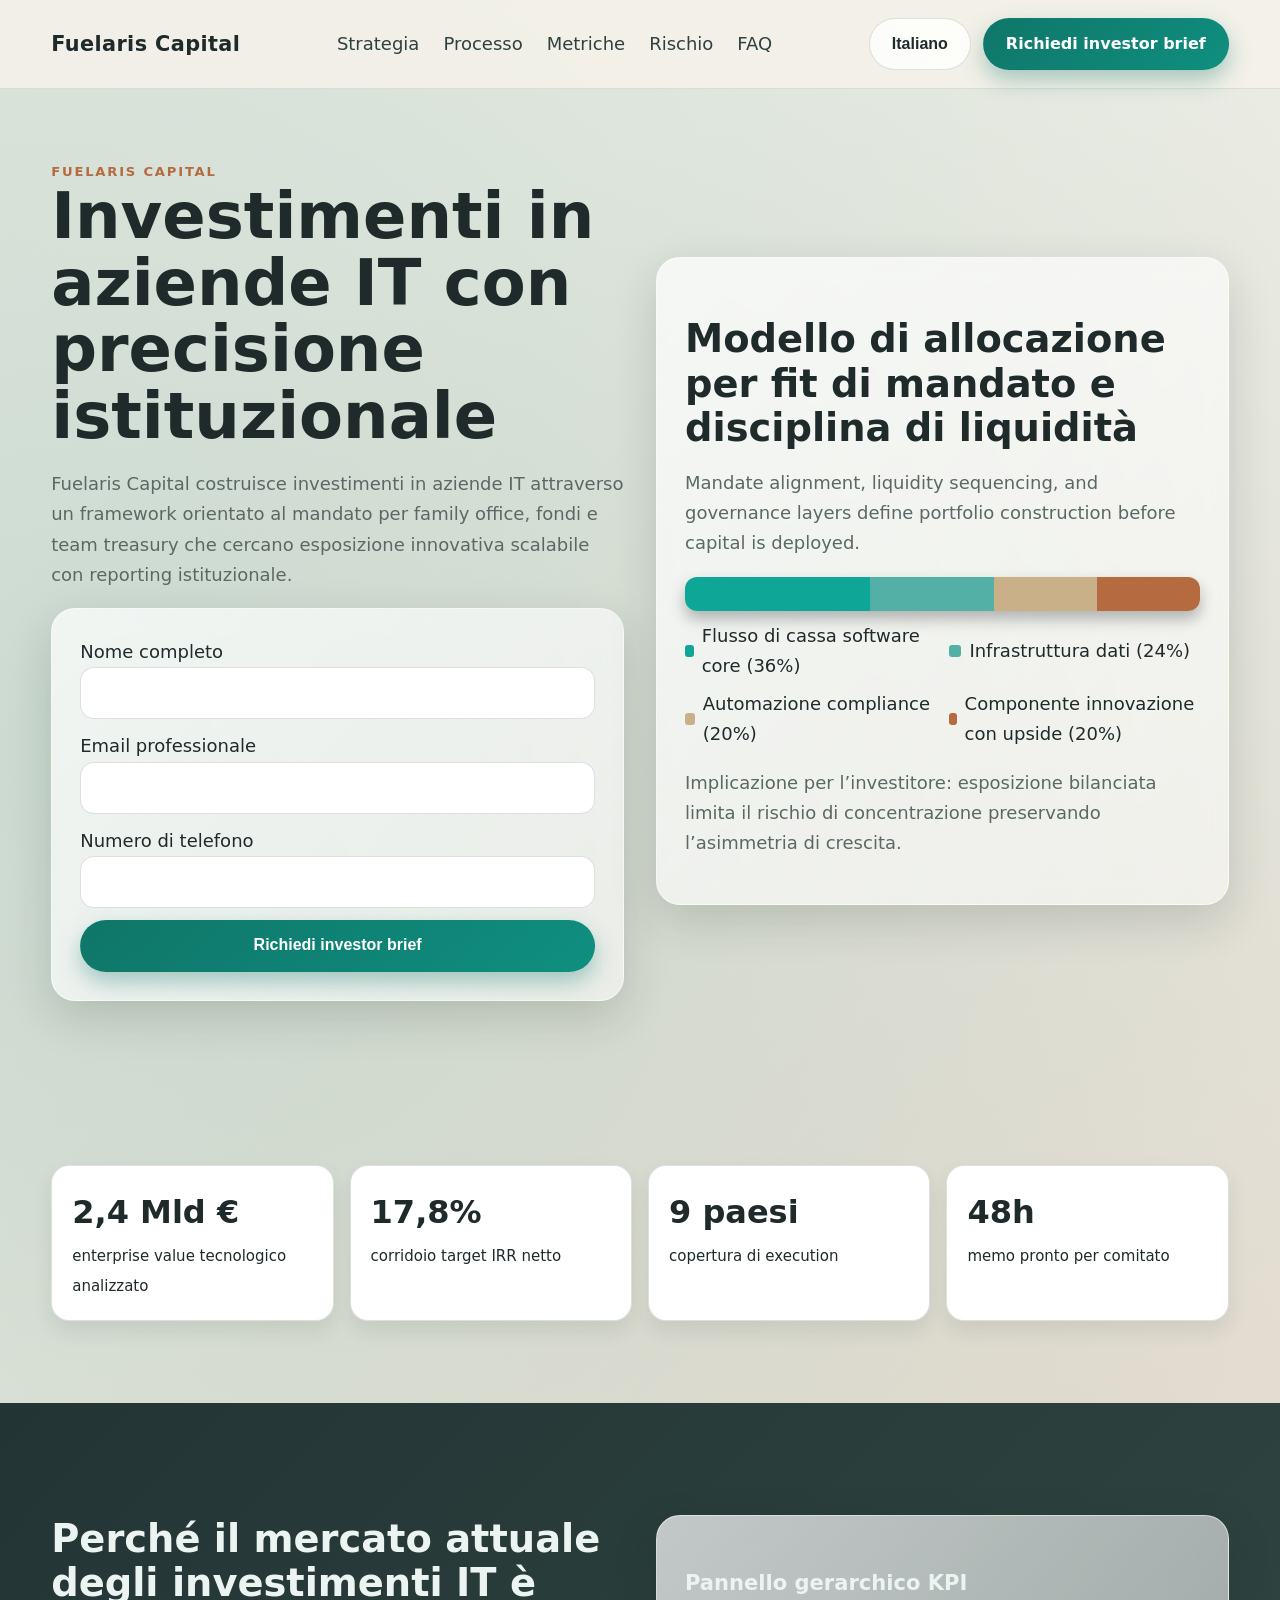
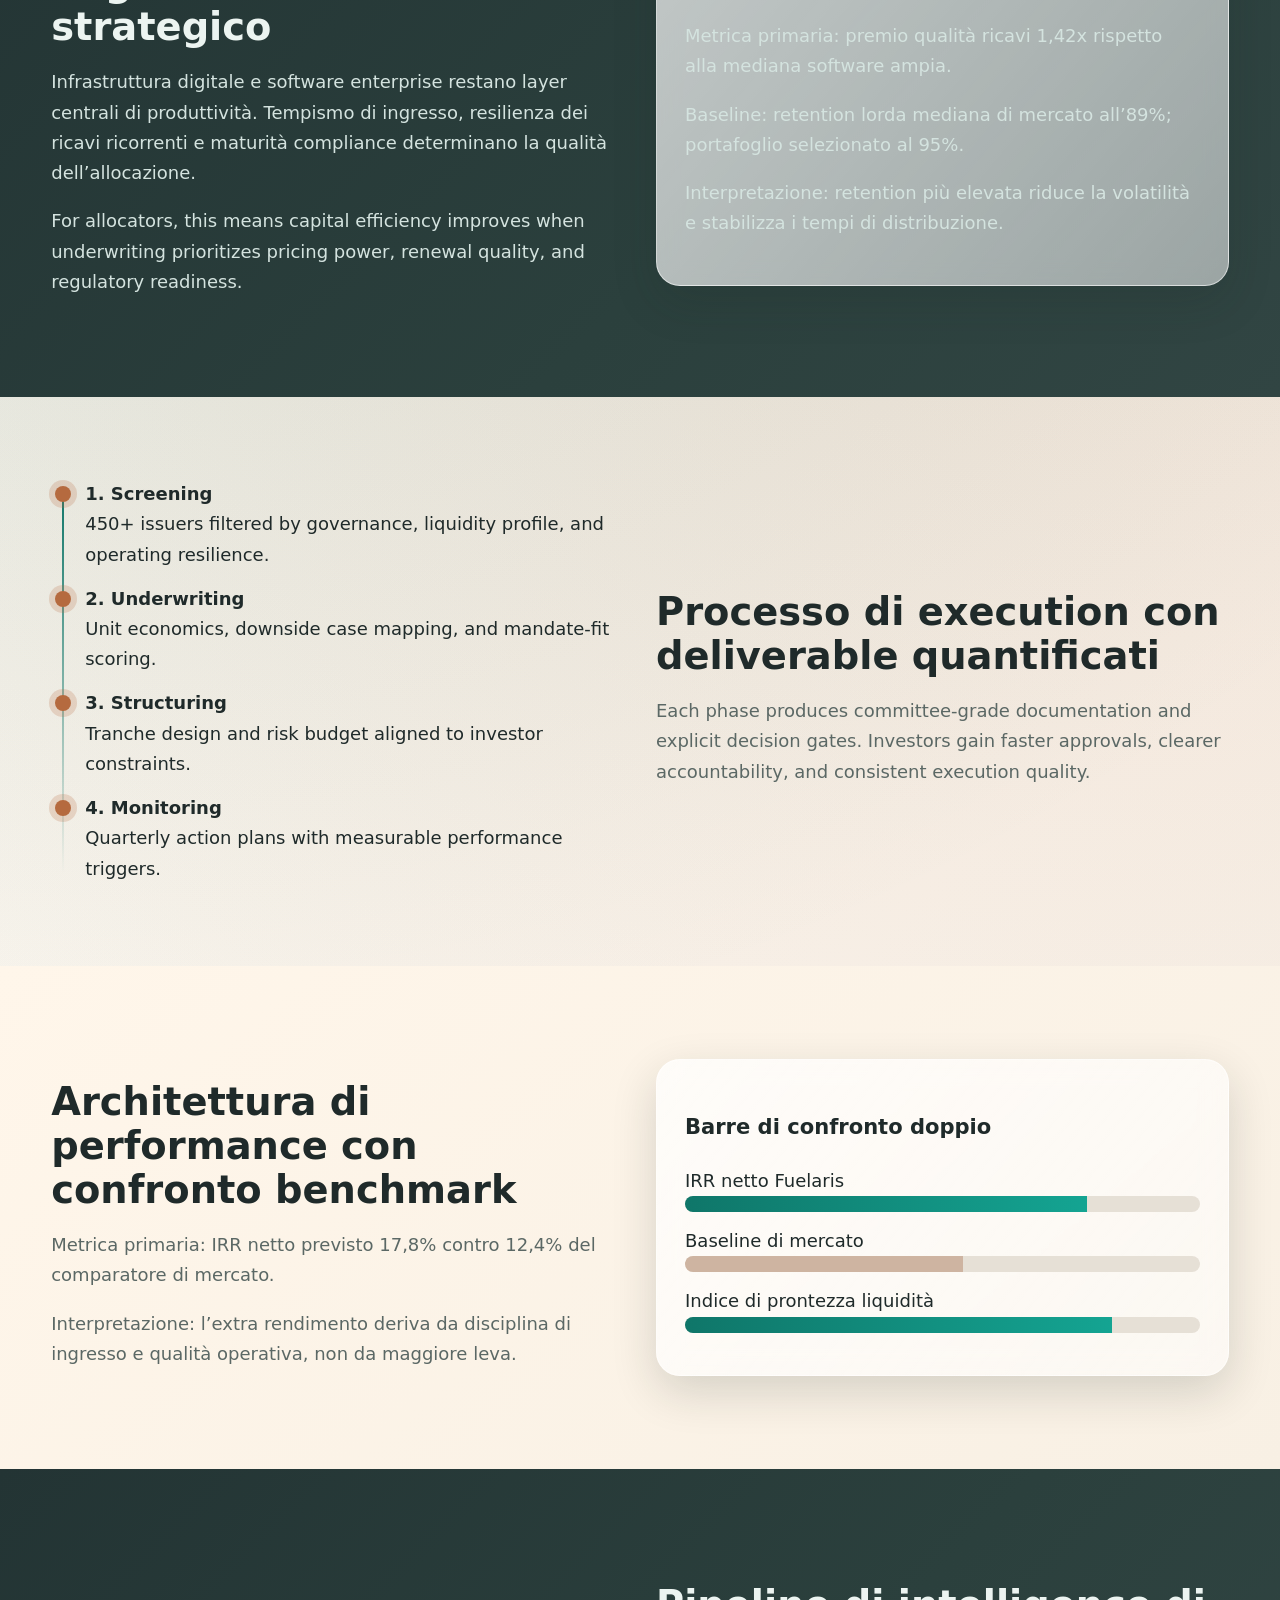
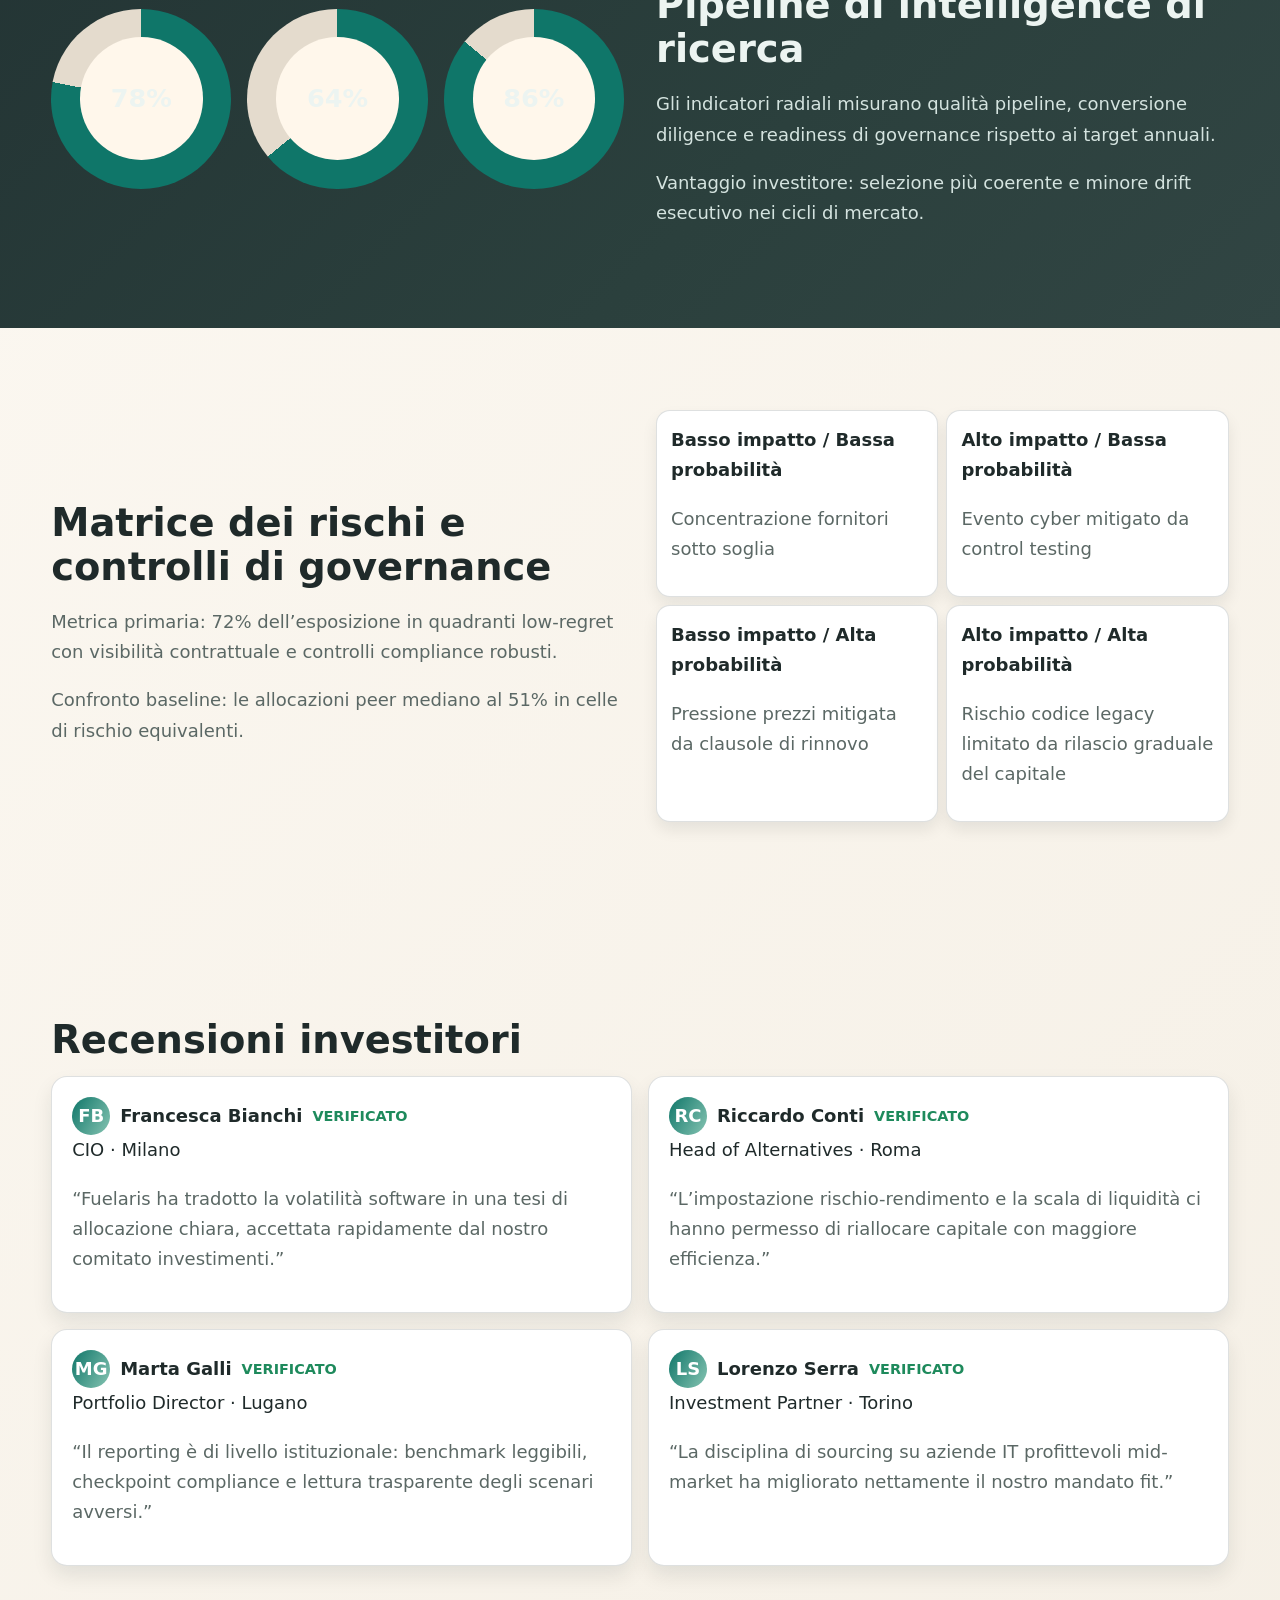
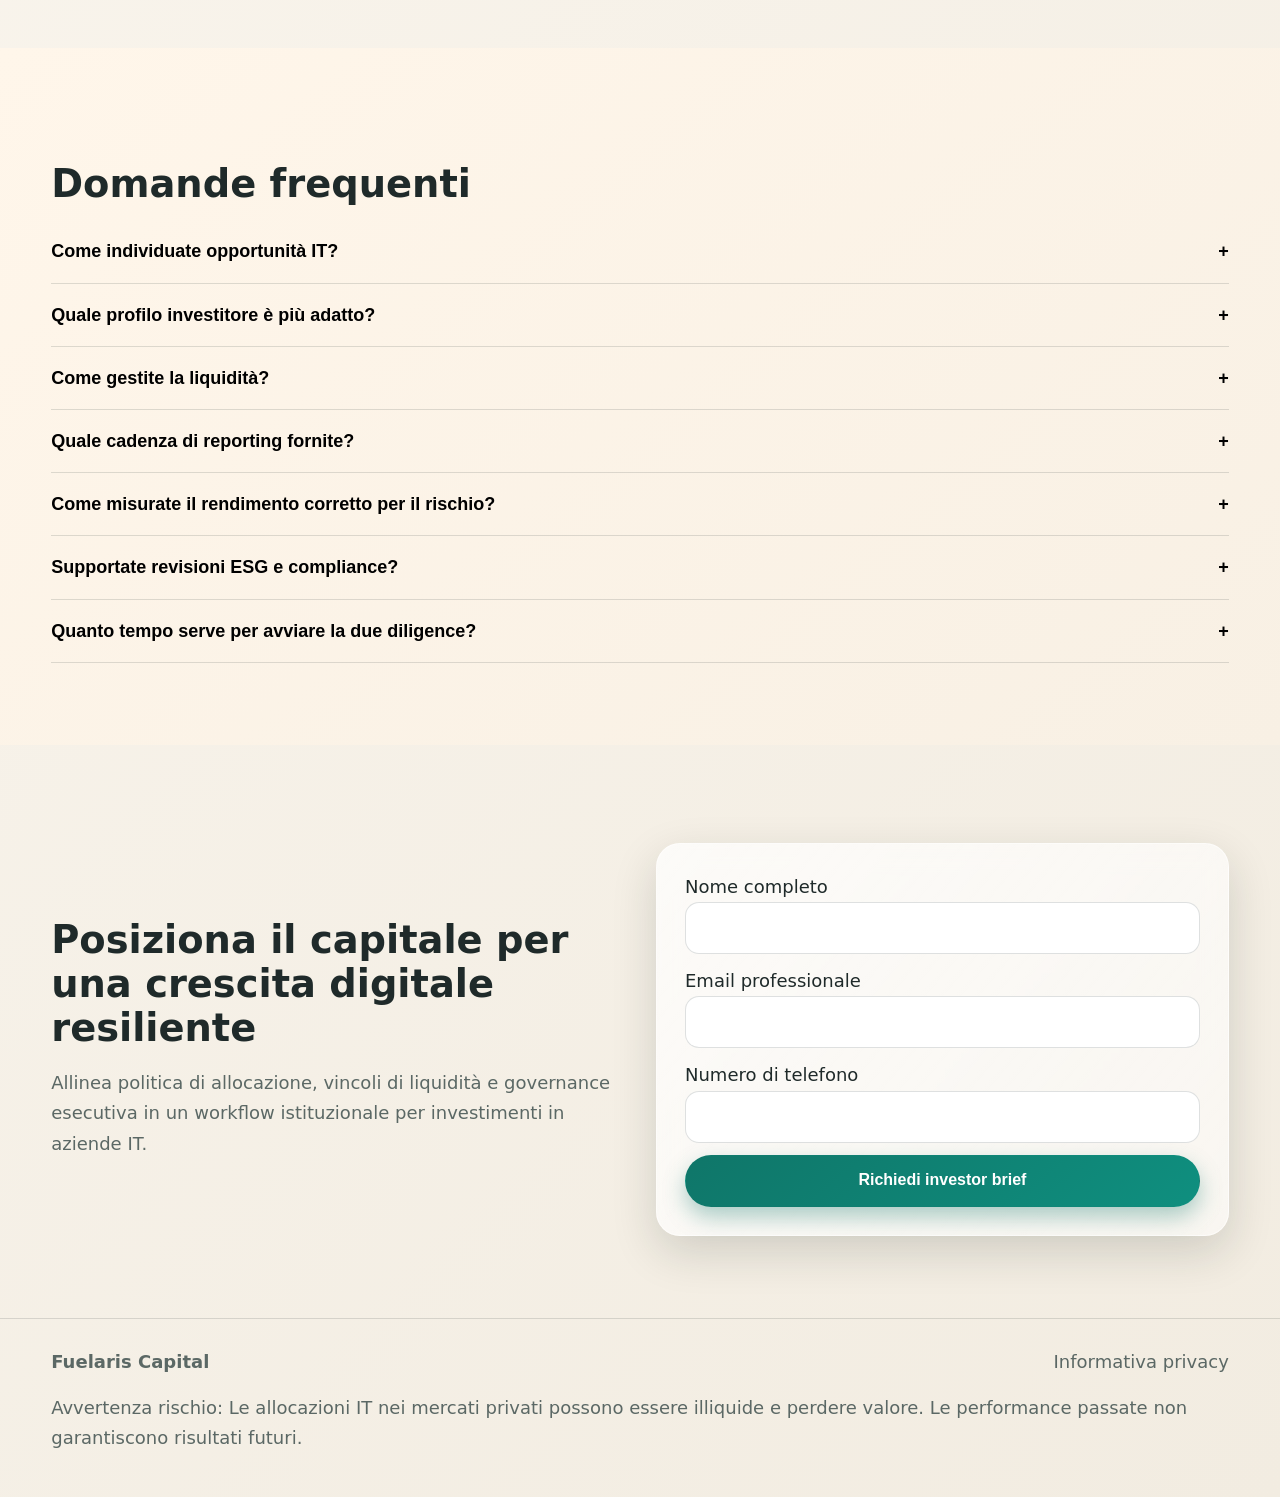
<file: it/index.html>
<!doctype html>
<html lang="it">
<head>
  <meta charset="UTF-8">
  <meta name="viewport" content="width=device-width, initial-scale=1.0">
  <title>Fuelaris Capital | Investimenti in aziende IT per investitori istituzionali</title>
  <meta name="description" content="Fuelaris Capital struttura investimenti in aziende IT con governance, pianificazione della liquidità e ritorni corretti per il rischio.">
  <link rel="canonical" href="https://fuelariscapital.com/it/index.html">
  <link rel="alternate" hreflang="en" href="https://fuelariscapital.com/index.html">
<link rel="alternate" hreflang="de" href="https://fuelariscapital.com/de/index.html">
<link rel="alternate" hreflang="fr" href="https://fuelariscapital.com/fr/index.html">
<link rel="alternate" hreflang="es" href="https://fuelariscapital.com/es/index.html">
<link rel="alternate" hreflang="it" href="https://fuelariscapital.com/it/index.html">
<link rel="alternate" hreflang="x-default" href="https://fuelariscapital.com/index.html">
  <meta property="og:title" content="Fuelaris Capital | Investimenti in aziende IT per investitori istituzionali">
  <meta property="og:description" content="Fuelaris Capital struttura investimenti in aziende IT con governance, pianificazione della liquidità e ritorni corretti per il rischio.">
  <meta property="og:type" content="website">
  <meta property="og:url" content="https://fuelariscapital.com/it/index.html">
  <meta name="twitter:card" content="summary_large_image">
  <meta name="twitter:title" content="Fuelaris Capital | Investimenti in aziende IT per investitori istituzionali">
  <meta name="twitter:description" content="Fuelaris Capital struttura investimenti in aziende IT con governance, pianificazione della liquidità e ritorni corretti per il rischio.">
  <link rel="stylesheet" href="../assets/style.css">
  <script type="application/ld+json">[{"@context": "https://schema.org", "@type": "Organization", "name": "Fuelaris Capital", "url": "https://fuelariscapital.com", "logo": "https://fuelariscapital.com/assets/img/logo.png"}, {"@context": "https://schema.org", "@type": "WebSite", "name": "Fuelaris Capital", "url": "https://fuelariscapital.com"}, {"@context": "https://schema.org", "@type": "FAQPage", "mainEntity": [{"@type": "Question", "name": "Come individuate opportunità IT?", "acceptedAnswer": {"@type": "Answer", "text": "Combiniamo mappatura settoriale, copertura proprietaria dei founder e controparte due diligence per selezionare aziende resilienti."}}, {"@type": "Question", "name": "Quale profilo investitore è più adatto?", "acceptedAnswer": {"@type": "Answer", "text": "Istituzioni orientate a crescita selettiva con controllo rigoroso del downside, inclusi fondi pensione e family office."}}, {"@type": "Question", "name": "Come gestite la liquidità?", "acceptedAnswer": {"@type": "Answer", "text": "Ogni investimento è collegato a una scala di liquidità con finestre attese, percorsi secondari e ipotesi di riserva."}}, {"@type": "Question", "name": "Quale cadenza di reporting fornite?", "acceptedAnswer": {"@type": "Answer", "text": "Dashboard operative mensili, memo di valutazione trimestrali e alert di rischio per scostamenti materiali."}}, {"@type": "Question", "name": "Come misurate il rendimento corretto per il rischio?", "acceptedAnswer": {"@type": "Answer", "text": "Monitoriamo IRR netto, timing distribuzioni, profondità drawdown e sensibilità fattoriale rispetto ai benchmark."}}, {"@type": "Question", "name": "Supportate revisioni ESG e compliance?", "acceptedAnswer": {"@type": "Answer", "text": "Sì, con governance evidence pack, policy mapping e tracciabilità auditabile in data room."}}, {"@type": "Question", "name": "Quanto tempo serve per avviare la due diligence?", "acceptedAnswer": {"@type": "Answer", "text": "La calibrazione iniziale del mandato può iniziare entro una settimana, poi segue un percorso a milestone."}}]}, {"@context": "https://schema.org", "@type": "ItemList", "itemListElement": [{"@type": "Review", "author": {"@type": "Person", "name": "Francesca Bianchi"}, "reviewBody": "Fuelaris ha tradotto la volatilità software in una tesi di allocazione chiara, accettata rapidamente dal nostro comitato investimenti.", "reviewRating": {"@type": "Rating", "ratingValue": "5", "bestRating": "5"}}, {"@type": "Review", "author": {"@type": "Person", "name": "Riccardo Conti"}, "reviewBody": "L’impostazione rischio-rendimento e la scala di liquidità ci hanno permesso di riallocare capitale con maggiore efficienza.", "reviewRating": {"@type": "Rating", "ratingValue": "5", "bestRating": "5"}}, {"@type": "Review", "author": {"@type": "Person", "name": "Marta Galli"}, "reviewBody": "Il reporting è di livello istituzionale: benchmark leggibili, checkpoint compliance e lettura trasparente degli scenari avversi.", "reviewRating": {"@type": "Rating", "ratingValue": "5", "bestRating": "5"}}, {"@type": "Review", "author": {"@type": "Person", "name": "Lorenzo Serra"}, "reviewBody": "La disciplina di sourcing su aziende IT profittevoli mid-market ha migliorato nettamente il nostro mandato fit.", "reviewRating": {"@type": "Rating", "ratingValue": "5", "bestRating": "5"}}]}]</script>
</head>
<body>
<header class="site-header">
  <div class="container header-wrap">
    <a class="brand" href="../index.html">Fuelaris Capital</a>
    <nav class="nav-links" aria-label="Primary">
      <a href="#strategy">Strategia</a><a href="#process">Processo</a><a href="#metrics">Metriche</a><a href="#risk">Rischio</a><a href="#faq">FAQ</a>
    </nav>
    <div class="header-actions">
      <div class="lang-switcher">
        <button class="lang-current" aria-haspopup="true" aria-expanded="false">Italiano</button>
        <div class="lang-menu" role="menu">
          <a href="../index.html"><span class="flag-svg"><svg viewBox="0 0 60 30" xmlns="http://www.w3.org/2000/svg"><clipPath id="s"><path d="M0,0 v30 h60 v-30 z"/></clipPath><clipPath id="t"><path d="M30,15 h30 v15 z v15 h-30 z h-30 v-15 z v-15 h30 z"/></clipPath><g clip-path="url(#s)"><path d="M0,0 v30 h60 v-30 z" fill="#012169"/><path d="M0,0 L60,30 M60,0 L0,30" stroke="#fff" stroke-width="6"/><path d="M0,0 L60,30 M60,0 L0,30" clip-path="url(#t)" stroke="#C8102E" stroke-width="4"/><path d="M30,0 v30 M0,15 h60" stroke="#fff" stroke-width="10"/><path d="M30,0 v30 M0,15 h60" stroke="#C8102E" stroke-width="6"/></g></svg></span> English</a>
          <a href="../de/index.html"><span class="flag-svg"><svg viewBox="0 0 3 2" xmlns="http://www.w3.org/2000/svg"><rect width="3" height="2" fill="#ffce00"/><rect width="3" height="1.333" y="0" fill="#dd0000"/><rect width="3" height="0.666" y="0" fill="#000"/></svg></span> Deutsch</a>
          <a href="../fr/index.html"><span class="flag-svg"><svg viewBox="0 0 3 2" xmlns="http://www.w3.org/2000/svg"><rect width="1" height="2" x="0" fill="#0055A4"/><rect width="1" height="2" x="1" fill="#fff"/><rect width="1" height="2" x="2" fill="#EF4135"/></svg></span> Français</a>
          <a href="../es/index.html"><span class="flag-svg"><svg viewBox="0 0 3 2" xmlns="http://www.w3.org/2000/svg"><rect width="3" height="2" fill="#AA151B"/><rect width="3" height="1" y="0.5" fill="#F1BF00"/></svg></span> Español</a>
          <a href="../it/index.html"><span class="flag-svg"><svg viewBox="0 0 3 2" xmlns="http://www.w3.org/2000/svg"><rect width="1" height="2" fill="#009246"/><rect width="1" height="2" x="1" fill="#fff"/><rect width="1" height="2" x="2" fill="#CE2B37"/></svg></span> Italiano</a>
        </div>
      </div>
      <a class="btn btn-primary" href="#contact">Richiedi investor brief</a>
    </div>
    <button id="mobileMenuBtn" class="mobile-toggle" aria-label="Apri menu">☰</button>
  </div>
</header>

<div id="drawerOverlay" class="drawer-overlay"></div>
<aside id="mobileDrawer" class="mobile-drawer" aria-hidden="true">
  <button class="icon-btn" data-close-drawer aria-label="Chiudi menu">×</button>
  <nav class="mobile-nav" aria-label="Mobile">
    <a href="#strategy" data-close-drawer>Strategia</a><a href="#process" data-close-drawer>Processo</a><a href="#metrics" data-close-drawer>Metriche</a><a href="#risk" data-close-drawer>Rischio</a><a href="#faq" data-close-drawer>FAQ</a>
  </nav>
  <div class="lang-switcher">
    <button class="lang-current" aria-haspopup="true" aria-expanded="false">Italiano</button>
    <div class="lang-menu" role="menu">
      <a href="../index.html"><span class="flag-svg"><svg viewBox="0 0 60 30" xmlns="http://www.w3.org/2000/svg"><clipPath id="s"><path d="M0,0 v30 h60 v-30 z"/></clipPath><clipPath id="t"><path d="M30,15 h30 v15 z v15 h-30 z h-30 v-15 z v-15 h30 z"/></clipPath><g clip-path="url(#s)"><path d="M0,0 v30 h60 v-30 z" fill="#012169"/><path d="M0,0 L60,30 M60,0 L0,30" stroke="#fff" stroke-width="6"/><path d="M0,0 L60,30 M60,0 L0,30" clip-path="url(#t)" stroke="#C8102E" stroke-width="4"/><path d="M30,0 v30 M0,15 h60" stroke="#fff" stroke-width="10"/><path d="M30,0 v30 M0,15 h60" stroke="#C8102E" stroke-width="6"/></g></svg></span> English</a><a href="../de/index.html"><span class="flag-svg"><svg viewBox="0 0 3 2" xmlns="http://www.w3.org/2000/svg"><rect width="3" height="2" fill="#ffce00"/><rect width="3" height="1.333" y="0" fill="#dd0000"/><rect width="3" height="0.666" y="0" fill="#000"/></svg></span> Deutsch</a><a href="../fr/index.html"><span class="flag-svg"><svg viewBox="0 0 3 2" xmlns="http://www.w3.org/2000/svg"><rect width="1" height="2" x="0" fill="#0055A4"/><rect width="1" height="2" x="1" fill="#fff"/><rect width="1" height="2" x="2" fill="#EF4135"/></svg></span> Français</a><a href="../es/index.html"><span class="flag-svg"><svg viewBox="0 0 3 2" xmlns="http://www.w3.org/2000/svg"><rect width="3" height="2" fill="#AA151B"/><rect width="3" height="1" y="0.5" fill="#F1BF00"/></svg></span> Español</a><a href="../it/index.html"><span class="flag-svg"><svg viewBox="0 0 3 2" xmlns="http://www.w3.org/2000/svg"><rect width="1" height="2" fill="#009246"/><rect width="1" height="2" x="1" fill="#fff"/><rect width="1" height="2" x="2" fill="#CE2B37"/></svg></span> Italiano</a>
    </div>
  </div>
  <a class="btn btn-primary" href="#contact" data-close-drawer>Richiedi investor brief</a>
</aside>

<main>
<section class="section hero">
  <div class="container grid-2">
    <div data-reveal>
      <div class="eyebrow">Fuelaris Capital</div>
      <h1>Investimenti in aziende IT con precisione istituzionale</h1>
      <p>Fuelaris Capital costruisce investimenti in aziende IT attraverso un framework orientato al mandato per family office, fondi e team treasury che cercano esposizione innovativa scalabile con reporting istituzionale.</p>
      <form class="lead-form glass-panel" aria-label="lead form">
        <label>Nome completo<input type="text" name="name" required></label>
        <label>Email professionale<input type="email" name="email" required></label>
        <label>Numero di telefono<input type="tel" name="phone" required></label>
        <button class="btn btn-primary" type="submit">Richiedi investor brief</button>
      </form>
    </div>
    <div class="glass-panel alloc-stack" data-reveal>
      <h2>Modello di allocazione per fit di mandato e disciplina di liquidità</h2>
      <p>Mandate alignment, liquidity sequencing, and governance layers define portfolio construction before capital is deployed.</p>
      <div class="stack"><div class="seg-a"></div><div class="seg-b"></div><div class="seg-c"></div><div class="seg-d"></div></div>
      <div class="legend"><span><i class="seg-a"></i> Flusso di cassa software core (36%)</span><span><i class="seg-b"></i> Infrastruttura dati (24%)</span><span><i class="seg-c"></i> Automazione compliance (20%)</span><span><i class="seg-d"></i> Componente innovazione con upside (20%)</span></div>
      <p>Implicazione per l’investitore: esposizione bilanciata limita il rischio di concentrazione preservando l’asimmetria di crescita.</p>
    </div>
  </div>
</section>

<section class="section">
  <div class="container kpi-strip" data-reveal>
    <article class="kpi-card"><strong>2,4 Mld €</strong><small>enterprise value tecnologico analizzato</small></article><article class="kpi-card"><strong>17,8%</strong><small>corridoio target IRR netto</small></article><article class="kpi-card"><strong>9 paesi</strong><small>copertura di execution</small></article><article class="kpi-card"><strong>48h</strong><small>memo pronto per comitato</small></article>
  </div>
</section>

<section id="strategy" class="section dark-band">
  <div class="container grid-2">
    <div data-reveal><h2>Perché il mercato attuale degli investimenti IT è strategico</h2><p>Infrastruttura digitale e software enterprise restano layer centrali di produttività. Tempismo di ingresso, resilienza dei ricavi ricorrenti e maturità compliance determinano la qualità dell’allocazione.</p><p>For allocators, this means capital efficiency improves when underwriting prioritizes pricing power, renewal quality, and regulatory readiness.</p></div>
    <div class="glass-panel" data-reveal><h3>Pannello gerarchico KPI</h3><p>Metrica primaria: premio qualità ricavi 1,42x rispetto alla mediana software ampia.</p><p>Baseline: retention lorda mediana di mercato all’89%; portafoglio selezionato al 95%.</p><p>Interpretazione: retention più elevata riduce la volatilità e stabilizza i tempi di distribuzione.</p></div>
  </div>
</section>

<section id="process" class="section">
  <div class="container grid-2">
    <div class="timeline" data-reveal>
      <div class="step"><strong>1. Screening</strong><div>450+ issuers filtered by governance, liquidity profile, and operating resilience.</div></div>
      <div class="step"><strong>2. Underwriting</strong><div>Unit economics, downside case mapping, and mandate-fit scoring.</div></div>
      <div class="step"><strong>3. Structuring</strong><div>Tranche design and risk budget aligned to investor constraints.</div></div>
      <div class="step"><strong>4. Monitoring</strong><div>Quarterly action plans with measurable performance triggers.</div></div>
    </div>
    <div data-reveal><h2>Processo di execution con deliverable quantificati</h2><p>Each phase produces committee-grade documentation and explicit decision gates. Investors gain faster approvals, clearer accountability, and consistent execution quality.</p></div>
  </div>
</section>

<section id="metrics" class="section final-cta">
  <div class="container grid-2">
    <div data-reveal><h2>Architettura di performance con confronto benchmark</h2><p>Metrica primaria: IRR netto previsto 17,8% contro 12,4% del comparatore di mercato.</p><p>Interpretazione: l’extra rendimento deriva da disciplina di ingresso e qualità operativa, non da maggiore leva.</p></div>
    <div class="compare-bars glass-panel" data-reveal>
      <h3>Barre di confronto doppio</h3>
      <div class="row">IRR netto Fuelaris<div class="bar"><span class="us" style="width:78%"></span></div></div>
      <div class="row">Baseline di mercato<div class="bar"><span class="mk" style="width:54%"></span></div></div>
      <div class="row">Indice di prontezza liquidità<div class="bar"><span class="us" style="width:83%"></span></div></div>
    </div>
  </div>
</section>

<section class="section dark-band">
  <div class="container grid-2">
    <div class="rings" data-reveal>
      <div class="ring" style="--val:78%"><b>78%</b></div>
      <div class="ring" style="--val:64%"><b>64%</b></div>
      <div class="ring" style="--val:86%"><b>86%</b></div>
    </div>
    <div data-reveal><h2>Pipeline di intelligence di ricerca</h2><p>Gli indicatori radiali misurano qualità pipeline, conversione diligence e readiness di governance rispetto ai target annuali.</p><p>Vantaggio investitore: selezione più coerente e minore drift esecutivo nei cicli di mercato.</p></div>
  </div>
</section>

<section id="risk" class="section">
  <div class="container grid-2">
    <div data-reveal><h2>Matrice dei rischi e controlli di governance</h2><p>Metrica primaria: 72% dell’esposizione in quadranti low-regret con visibilità contrattuale e controlli compliance robusti.</p><p>Confronto baseline: le allocazioni peer mediano al 51% in celle di rischio equivalenti.</p></div>
    <div class="matrix" data-reveal>
      <div><strong>Basso impatto / Bassa probabilità</strong><p>Concentrazione fornitori sotto soglia</p></div>
      <div><strong>Alto impatto / Bassa probabilità</strong><p>Evento cyber mitigato da control testing</p></div>
      <div><strong>Basso impatto / Alta probabilità</strong><p>Pressione prezzi mitigata da clausole di rinnovo</p></div>
      <div><strong>Alto impatto / Alta probabilità</strong><p>Rischio codice legacy limitato da rilascio graduale del capitale</p></div>
    </div>
  </div>
</section>

<section class="section">
  <div class="container">
    <h2>Recensioni investitori</h2>
    <div class="reviews"><article class="review" data-reveal><div class="r-head"><div class="avatar">FB</div><strong>Francesca Bianchi</strong><span class="verified">VERIFICATO</span></div><div>CIO · Milano</div><p>“Fuelaris ha tradotto la volatilità software in una tesi di allocazione chiara, accettata rapidamente dal nostro comitato investimenti.”</p></article><article class="review" data-reveal><div class="r-head"><div class="avatar">RC</div><strong>Riccardo Conti</strong><span class="verified">VERIFICATO</span></div><div>Head of Alternatives · Roma</div><p>“L’impostazione rischio-rendimento e la scala di liquidità ci hanno permesso di riallocare capitale con maggiore efficienza.”</p></article><article class="review" data-reveal><div class="r-head"><div class="avatar">MG</div><strong>Marta Galli</strong><span class="verified">VERIFICATO</span></div><div>Portfolio Director · Lugano</div><p>“Il reporting è di livello istituzionale: benchmark leggibili, checkpoint compliance e lettura trasparente degli scenari avversi.”</p></article><article class="review" data-reveal><div class="r-head"><div class="avatar">LS</div><strong>Lorenzo Serra</strong><span class="verified">VERIFICATO</span></div><div>Investment Partner · Torino</div><p>“La disciplina di sourcing su aziende IT profittevoli mid-market ha migliorato nettamente il nostro mandato fit.”</p></article></div>
  </div>
</section>

<section id="faq" class="section final-cta">
  <div class="container">
    <h2>Domande frequenti</h2>
    <div><div class="faq-item"><button class="faq-q" aria-expanded="false">Come individuate opportunità IT?<span>+</span></button><div class="faq-answer">Combiniamo mappatura settoriale, copertura proprietaria dei founder e controparte due diligence per selezionare aziende resilienti.</div></div><div class="faq-item"><button class="faq-q" aria-expanded="false">Quale profilo investitore è più adatto?<span>+</span></button><div class="faq-answer">Istituzioni orientate a crescita selettiva con controllo rigoroso del downside, inclusi fondi pensione e family office.</div></div><div class="faq-item"><button class="faq-q" aria-expanded="false">Come gestite la liquidità?<span>+</span></button><div class="faq-answer">Ogni investimento è collegato a una scala di liquidità con finestre attese, percorsi secondari e ipotesi di riserva.</div></div><div class="faq-item"><button class="faq-q" aria-expanded="false">Quale cadenza di reporting fornite?<span>+</span></button><div class="faq-answer">Dashboard operative mensili, memo di valutazione trimestrali e alert di rischio per scostamenti materiali.</div></div><div class="faq-item"><button class="faq-q" aria-expanded="false">Come misurate il rendimento corretto per il rischio?<span>+</span></button><div class="faq-answer">Monitoriamo IRR netto, timing distribuzioni, profondità drawdown e sensibilità fattoriale rispetto ai benchmark.</div></div><div class="faq-item"><button class="faq-q" aria-expanded="false">Supportate revisioni ESG e compliance?<span>+</span></button><div class="faq-answer">Sì, con governance evidence pack, policy mapping e tracciabilità auditabile in data room.</div></div><div class="faq-item"><button class="faq-q" aria-expanded="false">Quanto tempo serve per avviare la due diligence?<span>+</span></button><div class="faq-answer">La calibrazione iniziale del mandato può iniziare entro una settimana, poi segue un percorso a milestone.</div></div></div>
  </div>
</section>

<section id="contact" class="section">
  <div class="container grid-2">
    <div data-reveal><h2>Posiziona il capitale per una crescita digitale resiliente</h2><p>Allinea politica di allocazione, vincoli di liquidità e governance esecutiva in un workflow istituzionale per investimenti in aziende IT.</p></div>
    <form class="lead-form glass-panel" data-reveal>
      <label>Nome completo<input type="text" required></label>
      <label>Email professionale<input type="email" required></label>
      <label>Numero di telefono<input type="tel" required></label>
      <button class="btn btn-primary" type="submit">Richiedi investor brief</button>
    </form>
  </div>
</section>
</main>

<footer>
  <div class="container footer-row">
    <div><strong>Fuelaris Capital</strong></div>
    <a href="#" data-open-privacy>Informativa privacy</a>
    <div>Avvertenza rischio: Le allocazioni IT nei mercati privati possono essere illiquide e perdere valore. Le performance passate non garantiscono risultati futuri.</div>
  </div>
</footer>

<div id="privacyModal" class="modal-backdrop" role="dialog" aria-modal="true" aria-label="Modal privacy">
  <div class="modal">
    <div class="modal-header"><strong>Informativa privacy</strong><button class="icon-btn" data-close-modal aria-label="Chiudi">×</button></div>
    <div class="modal-content"><h3>Introduzione</h3><p>Fuelaris Capital tratta dati personali per comunicazioni con investitori, diligence e operatività del servizio.</p><h3>Raccolta dati</h3><p>Raccogliamo identità, contatti professionali, cronologia comunicazioni e interazioni analitiche utili all’onboarding.</p><h3>Base giuridica</h3><p>Il trattamento si fonda su interesse legittimo, necessità contrattuale, obblighi legali e consenso quando richiesto.</p><h3>Cookie</h3><p>Utilizziamo cookie essenziali e analitici per sicurezza e miglioramento dell’esperienza; sono disponibili controlli preferenze.</p><h3>Conservazione</h3><p>I dati sono conservati solo per necessità operative, obblighi normativi e finestre di audit documentate.</p><h3>Condivisione con terze parti</h3><p>Possiamo condividere dati con fornitori regolamentati per hosting, legale, compliance e reporting con clausole di tutela.</p><h3>Sicurezza</h3><p>I controlli includono cifratura in transito, governance accessi, monitoraggio e test periodici di efficacia.</p><h3>Diritti utente</h3><p>Puoi richiedere accesso, rettifica, cancellazione, opposizione o portabilità secondo la normativa applicabile.</p><h3>Trasferimenti internazionali</h3><p>I trasferimenti transfrontalieri usano tutele contrattuali e valutazione di giurisdizione prima dell’attivazione.</p><h3>Disclosure rischio settoriale</h3><p>I materiali d’investimento possono includere scenari prospettici soggetti a rischio di mercato e incertezza esecutiva.</p><h3>Contatto</h3><p>Per richieste privacy: privacy@fuelariscapital.com.</p></div>
    <div class="modal-footer"><button class="btn btn-secondary" data-close-modal>Chiudi</button></div>
  </div>
</div>

<script src="../assets/app.js" defer></script>
</body>
</html>
</file>
<file: assets/style.css>
:root {
  --bg: #f5f1e9;
  --surface: #fffaf2;
  --ink: #1f2a2a;
  --muted: #5b6865;
  --primary: #0f7669;
  --secondary: #b56a3f;
  --deep: #243738;
  --line: rgba(21, 37, 37, 0.14);
  --success: #1e8a5c;
  --btn-height: 52px;
  --radius: 18px;
  --shadow: 0 16px 45px rgba(22, 35, 34, 0.16);
}
* { box-sizing: border-box; }
html, body { margin: 0; padding: 0; }
body {
  font-family: "Inter", "Segoe UI", system-ui, sans-serif;
  color: var(--ink);
  background:
    radial-gradient(circle at 8% 12%, rgba(15, 118, 105, 0.19), transparent 34%),
    radial-gradient(circle at 90% 26%, rgba(181, 106, 63, 0.16), transparent 33%),
    linear-gradient(135deg, #f5f1e9 0%, #fbf7f0 45%, #f2ece1 100%);
  line-height: 1.68;
  font-size: 18px;
  overflow-x: hidden;
}
a { color: inherit; text-decoration: none; }
p, li, label, .faq-answer, .modal-content, footer, input, button { font-size: 18px; line-height: 1.68; }
.container { width: min(1200px, 92vw); margin: 0 auto; }
.section { padding: 82px 0; position: relative; }
.section h2 { font-size: clamp(2rem, 3vw, 2.8rem); line-height: 1.15; margin-bottom: 14px; }
.section p { color: var(--muted); }
.grid-2 { display: grid; grid-template-columns: 1fr 1fr; gap: 32px; align-items: center; }
.site-header {
  position: sticky; top: 0; z-index: 50;
  background: rgba(245, 241, 233, 0.86);
  backdrop-filter: blur(10px);
  border-bottom: 1px solid rgba(32, 44, 43, 0.1);
}
.header-wrap {
  min-height: 88px;
  display: flex;
  justify-content: space-between;
  align-items: center;
  gap: 16px;
}
.brand { font-size: 1.3rem; font-weight: 700; letter-spacing: 0.4px; }
.nav-links { display: flex; gap: 24px; align-items: center; }
.nav-links a { color: #304040; font-weight: 500; }
.header-actions { display: flex; gap: 12px; align-items: center; }
.btn, .lang-current {
  height: var(--btn-height);
  padding: 0 22px;
  border-radius: 999px;
  border: 1px solid transparent;
  display: inline-flex;
  align-items: center;
  justify-content: center;
  font-size: 1rem;
  font-weight: 600;
}
.btn-primary {
  background: linear-gradient(140deg, var(--primary), #0f8f7f);
  color: #fff;
  box-shadow: 0 10px 22px rgba(15, 118, 105, 0.34);
}
.btn-secondary { border: 1px solid var(--line); background: rgba(255,255,255,0.7); }
.lang-switcher { position: relative; }
.lang-current {
  background: #ffffffc7;
  border: 1px solid var(--line);
  color: var(--ink);
  cursor: pointer;
}
.lang-menu {
  position: absolute;
  top: calc(100% + 10px);
  right: 0;
  min-width: 230px;
  background: rgba(255, 250, 242, 0.98);
  border: 1px solid var(--line);
  border-radius: 16px;
  box-shadow: var(--shadow);
  padding: 10px;
  opacity: 0;
  transform: translateY(8px);
  pointer-events: none;
  transition: .22s ease;
}
.lang-switcher.open .lang-menu { opacity: 1; transform: translateY(0); pointer-events: auto; }
.lang-menu a { display: flex; align-items: center; gap: 10px; padding: 10px 12px; border-radius: 10px; }
.lang-menu a:hover { background: #f0ece3; }
.flag-svg { width: 22px; height: 16px; display: inline-flex; border-radius: 3px; overflow: hidden; box-shadow: 0 0 0 1px rgba(0,0,0,.08); }
.hero {
  padding-top: 72px;
}
.glass-panel {
  background: linear-gradient(130deg, rgba(255,255,255,.72), rgba(255,255,255,.52));
  border: 1px solid rgba(255,255,255,.55);
  border-radius: 24px;
  box-shadow: var(--shadow);
  backdrop-filter: blur(12px);
  padding: 28px;
}
.hero h1 { font-size: clamp(2.4rem, 5vw, 4rem); line-height: 1.04; margin: 0 0 20px; }
.eyebrow { text-transform: uppercase; letter-spacing: 1.8px; font-size: .82rem; color: var(--secondary); font-weight: 700; }
.lead-form { display: grid; gap: 12px; margin-top: 16px; }
.lead-form input {
  width: 100%; height: 52px; border-radius: 14px; border: 1px solid var(--line); padding: 0 14px; background: #fff;
}
.kpi-strip {
  display: grid;
  grid-template-columns: repeat(4, minmax(0,1fr));
  gap: 16px;
}
.kpi-card {
  padding: 20px; border-radius: 18px; background: #fff; border: 1px solid var(--line);
  box-shadow: 0 10px 20px rgba(27, 46, 45, 0.09);
}
.kpi-card strong { font-size: 2rem; display: block; }
.dark-band {
  background: linear-gradient(135deg, #233434 0%, #2b403d 60%, #314543 100%);
  color: #ecf4f1;
}
.dark-band p, .dark-band li { color: #d4e3df; }
.alloc-stack .stack {
  display: grid; grid-template-columns: 36% 24% 20% 20%;
  border-radius: 12px; overflow: hidden; height: 34px; margin-bottom: 10px;
  box-shadow: inset 0 0 0 1px rgba(255,255,255,.18), 0 8px 15px rgba(4, 10, 10, 0.28);
}
.seg-a{background:#0ea696}.seg-b{background:#52b0a6}.seg-c{background:#cab088}.seg-d{background:#b56a3f}
.legend { display: grid; grid-template-columns: repeat(2,minmax(0,1fr)); gap: 8px 14px; }
.legend span { display:flex; align-items:center; gap:8px; }
.legend i { width: 12px; height: 12px; border-radius: 3px; display:block; }
.timeline { display: grid; gap: 14px; position: relative; }
.timeline::before { content:""; position:absolute; left: 11px; top:10px; bottom:10px; width:2px; background: linear-gradient(var(--primary), transparent); }
.step { padding-left: 34px; position: relative; }
.step::before { content:""; position:absolute; left:4px; top:7px; width:16px; height:16px; border-radius:50%; background: var(--secondary); box-shadow: 0 0 0 6px rgba(181,106,63,.22); }
.compare-bars .row { margin-bottom: 14px; }
.bar {
  height: 16px; border-radius: 999px; overflow: hidden; background: #e6e0d6; position: relative;
}
.bar .us { position:absolute; left:0; top:0; bottom:0; background:linear-gradient(90deg,var(--primary),#14a492); }
.bar .mk { position:absolute; left:0; top:0; bottom:0; background:#be987f99; }
.rings { display: grid; grid-template-columns: repeat(3,minmax(0,1fr)); gap: 16px; }
.ring {
  aspect-ratio: 1/1;
  border-radius: 50%;
  display: grid;
  place-content: center;
  background: conic-gradient(var(--primary) var(--val), #e4dbcd 0);
  position: relative;
}
.ring::after { content:""; position:absolute; inset:16%; background:#fff7eb; border-radius:50%; }
.ring b { position:relative; z-index:1; font-size:1.6rem; }
.matrix {
  display:grid; grid-template-columns: 1fr 1fr; gap: 8px; 
}
.matrix div { border:1px solid var(--line); border-radius: 14px; padding: 14px; background: #fff; min-height: 120px; box-shadow: 0 8px 15px rgba(14,30,29,.08); }
.reviews { display:grid; grid-template-columns: repeat(2,minmax(0,1fr)); gap: 16px; }
.review { padding: 20px; border:1px solid var(--line); border-radius: 16px; background: #fff; box-shadow: 0 10px 20px rgba(16,31,30,.09); }
.r-head { display:flex; align-items:center; gap: 10px; flex-wrap: wrap; }
.avatar { width: 38px; height: 38px; border-radius: 50%; background: linear-gradient(120deg,var(--primary),#86c4b2); color:#fff; display:grid; place-content:center; font-weight:700; }
.verified { color: var(--success); font-weight:700; font-size: .9rem; }
.faq-item { border-bottom: 1px solid var(--line); }
.faq-q { width:100%; background:none; border:none; text-align:left; padding: 16px 0; font-weight:600; display:flex; justify-content:space-between; }
.faq-answer { max-height:0; overflow:hidden; transition:max-height .3s ease, padding .3s ease; color: var(--muted); padding: 0; }
.faq-item.open .faq-answer { max-height:180px; padding-bottom: 14px; }
.final-cta { background: linear-gradient(140deg,#fff6ea,#f8f0e4); }
footer { border-top:1px solid var(--line); padding: 28px 0 44px; color: var(--muted); }
.footer-row { display:flex; justify-content:space-between; gap:16px; flex-wrap:wrap; }
.modal-backdrop {
  position: fixed; inset: 0; background: rgba(15, 20, 21, .6); display:none; z-index: 100;
  padding: 30px 14px;
}
.modal-backdrop.open { display:block; }
.modal {
  max-width: 900px; max-height: calc(100vh - 60px); margin: 0 auto; background: #fffdf8; border-radius: 20px; overflow: hidden;
  display:flex; flex-direction:column;
}
.modal-header,.modal-footer { padding: 14px 18px; border-bottom: 1px solid var(--line); display:flex; justify-content:space-between; align-items:center; }
.modal-footer { border-top:1px solid var(--line); border-bottom:none; justify-content:flex-start; }
.icon-btn { width: 40px; height: 40px; border-radius: 50%; border:1px solid var(--line); background:#fff; font-size: 1.3rem; }
.modal-content { padding: 18px; overflow:auto; }
.mobile-toggle { display:none; background:none; border:none; font-size:1.9rem; }
.mobile-drawer {
  position: fixed; top:0; right: -100%; width:min(360px,100%); height:100%; background:#fffaf2; z-index:80;
  transition:right .28s ease; padding: 18px; box-shadow: -10px 0 30px rgba(0,0,0,.18);
  display:flex; flex-direction:column; gap:16px;
}
.mobile-drawer.open { right:0; }
.drawer-overlay { position: fixed; inset:0; background: rgba(16,24,24,.48); z-index:70; display:none; }
.drawer-overlay.open { display:block; }
.mobile-nav { display:grid; gap: 14px; }
.mobile-nav a { padding: 10px 0; border-bottom:1px solid var(--line); }
[data-reveal] { opacity: 0; transform: translateY(18px); transition: .45s ease; }
[data-reveal].show { opacity:1; transform:none; }
@media (max-width: 900px) {
  .nav-links,.header-actions .lang-switcher,.header-actions .btn-primary { display:none; }
  .mobile-toggle { display:block; }
  .grid-2 { grid-template-columns: 1fr; }
  .kpi-strip,.rings,.reviews { grid-template-columns: 1fr; }
}
.no-scroll { overflow: hidden; }
</file>
